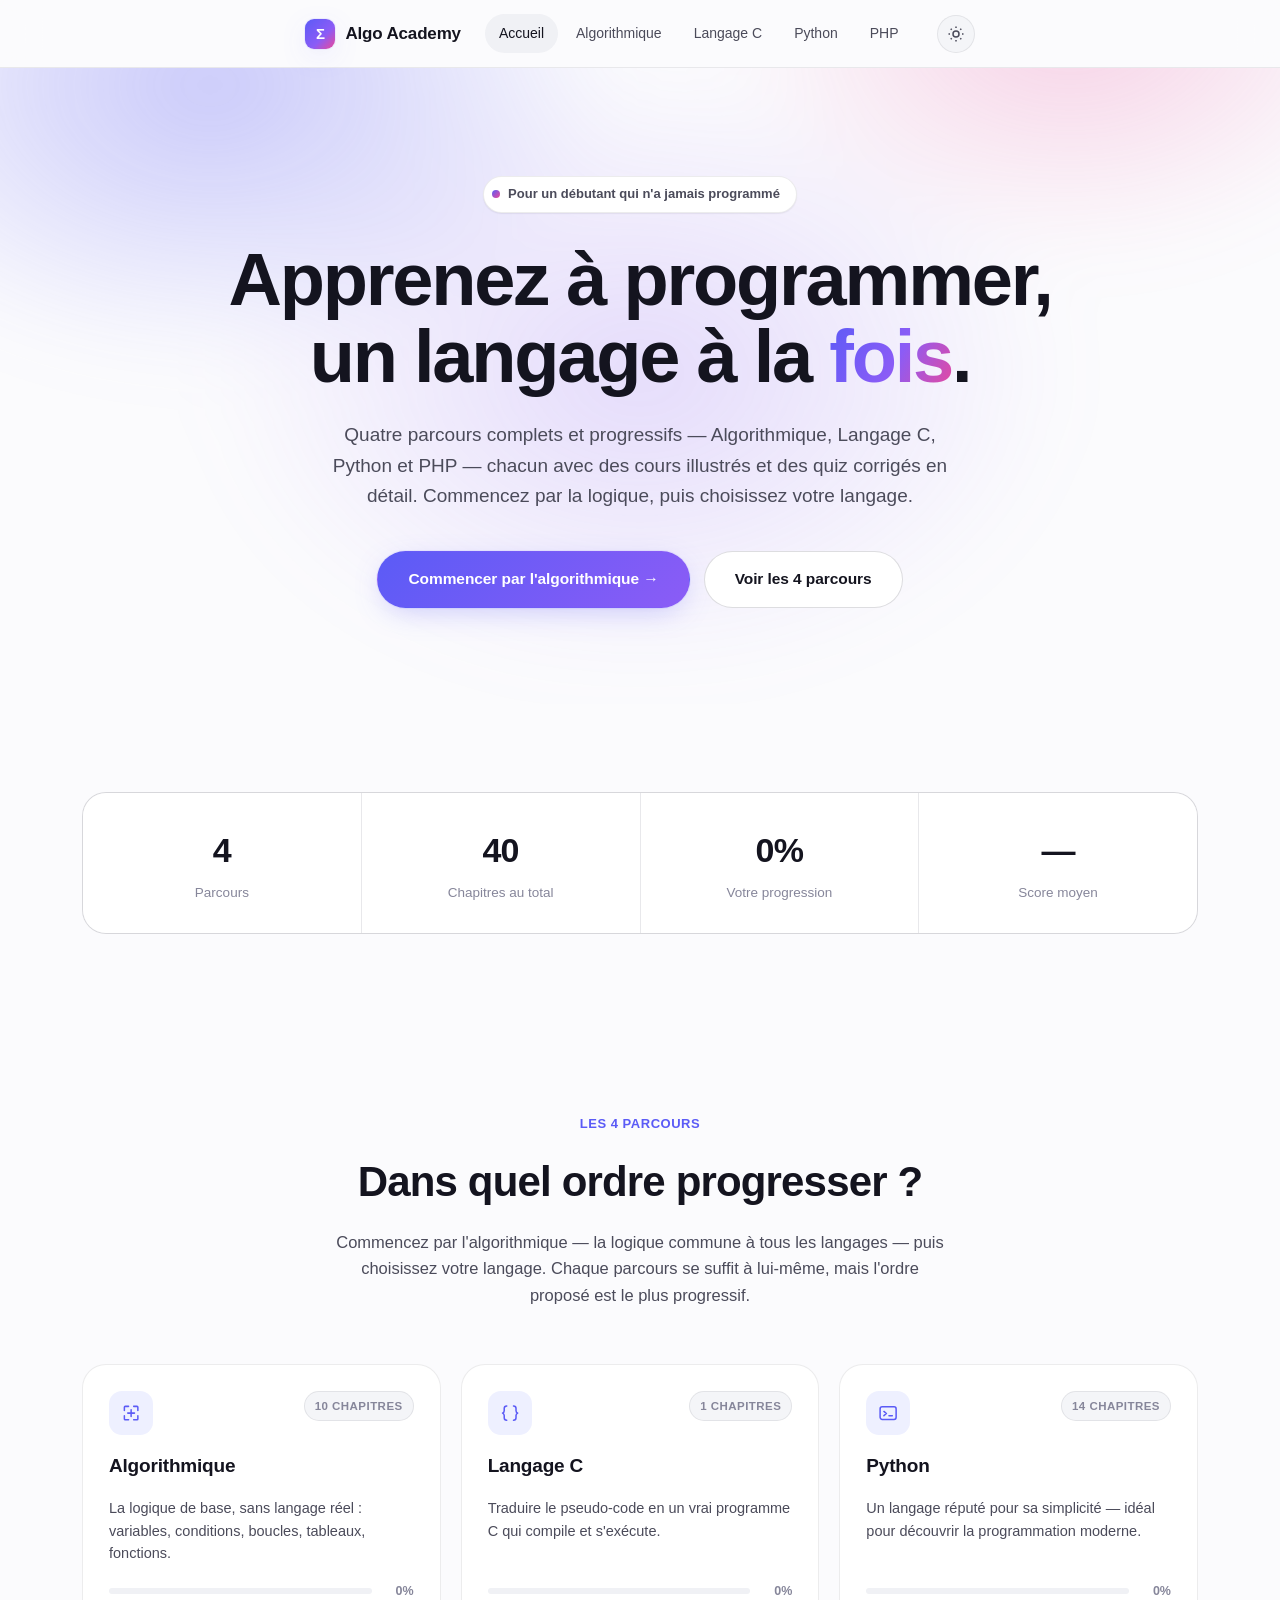
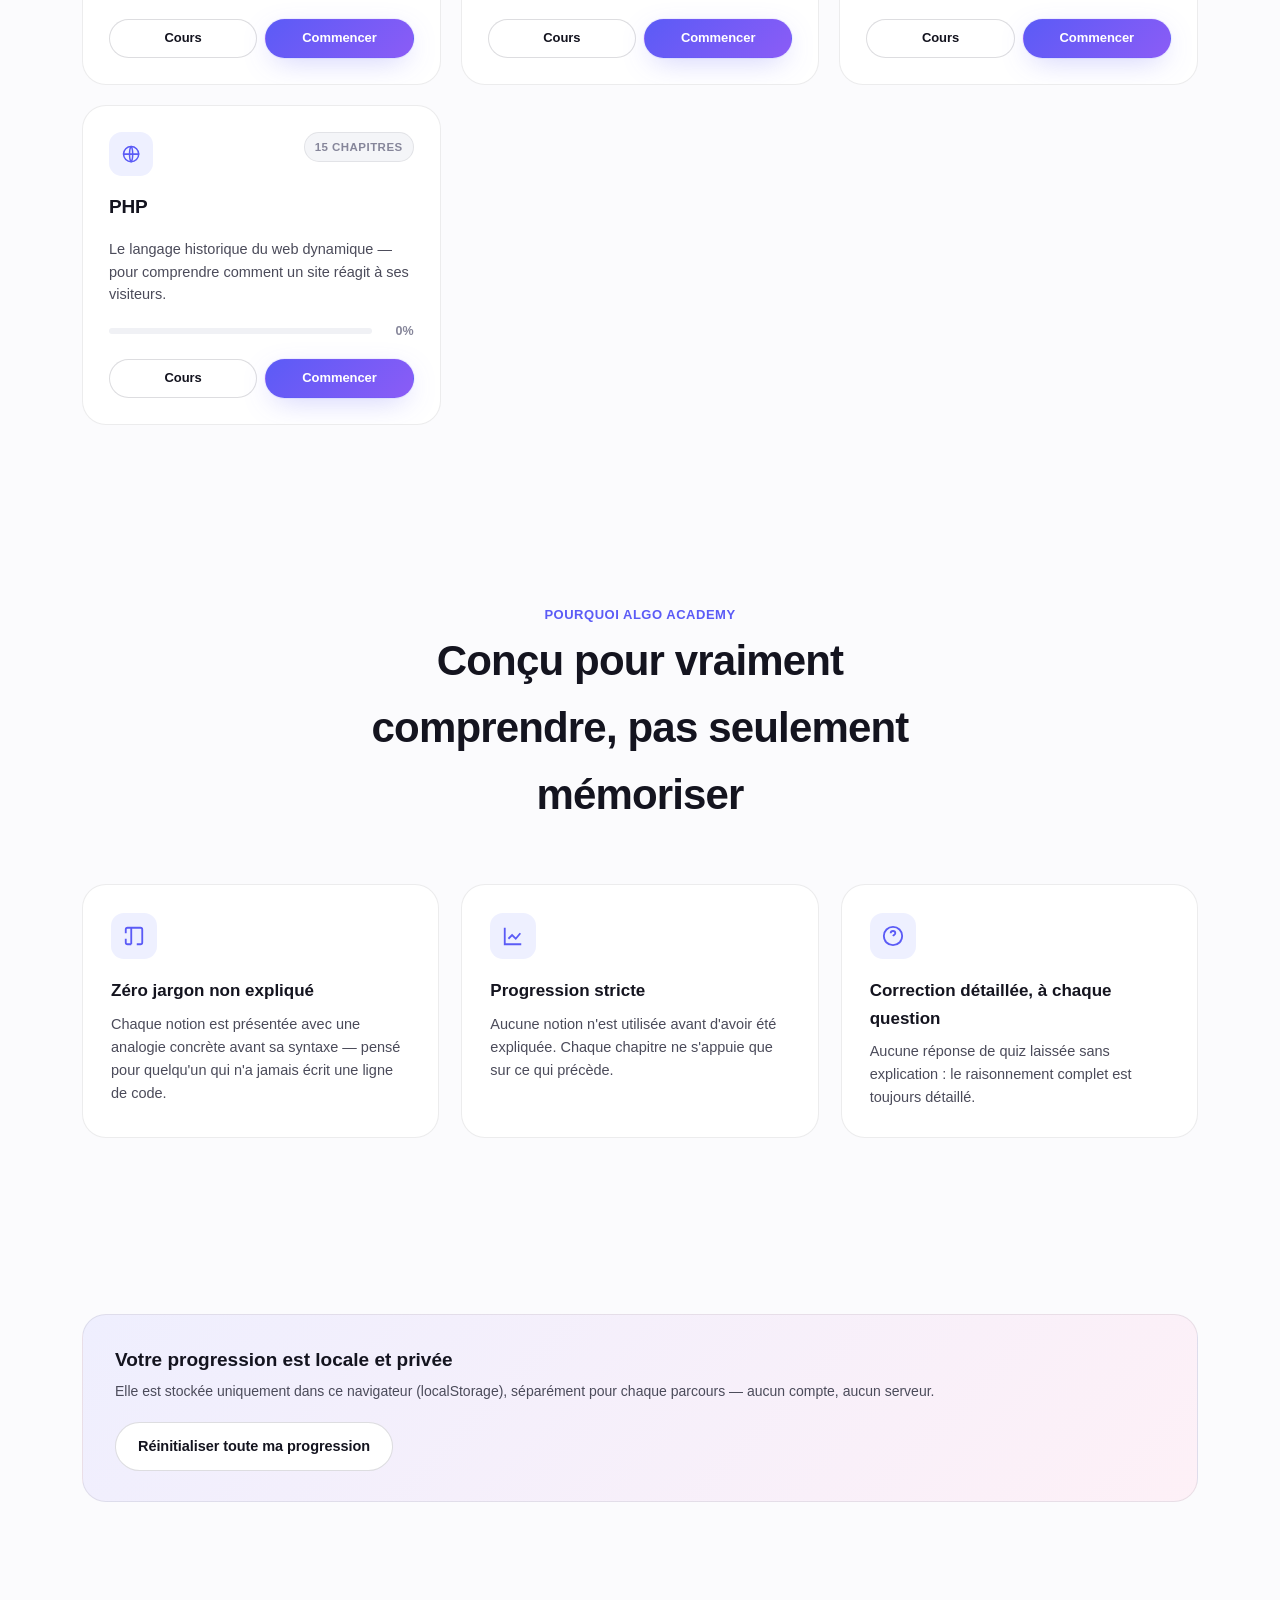
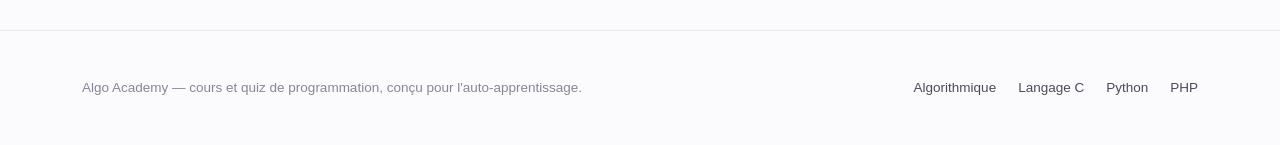
<file: index.html>
<!doctype html>
<html lang="fr">
<head>
<meta charset="UTF-8" />
<meta name="viewport" content="width=device-width, initial-scale=1.0" />
<title>Algo Academy — Apprendre à programmer, de zéro</title>
<meta name="description" content="Quatre parcours complets pour apprendre à programmer : Algorithmique, Langage C, Python et PHP. Cours illustrés et quiz interactifs pour grands débutants." />
<link rel="icon" href="data:image/svg+xml,<svg xmlns=%22http://www.w3.org/2000/svg%22 viewBox=%220 0 100 100%22><text y=%22.9em%22 font-size=%2290%22>🧮</text></svg>" />
<link rel="stylesheet" href="css/style.css" />
</head>
<body>

<header class="site-header">
  <div class="container">
    <a href="index.html" class="brand"><span class="brand-mark">Σ</span> Algo&nbsp;Academy</a>
    <nav class="main-nav">
      <a href="index.html" data-module="accueil">Accueil</a>
      <a href="algorithmique/cours.html" data-module="algorithmique">Algorithmique</a>
      <a href="langage-c/cours.html" data-module="langage-c">Langage C</a>
      <a href="python/cours.html" data-module="python">Python</a>
      <a href="php/cours.html" data-module="php">PHP</a>
    </nav>
    <div class="header-actions">
      <button class="icon-btn theme-toggle" aria-label="Basculer le thème">
        <svg class="icon-sun" viewBox="0 0 24 24" fill="none" stroke="currentColor" stroke-width="2"><circle cx="12" cy="12" r="4"/><path d="M12 2v2M12 20v2M4.93 4.93l1.41 1.41M17.66 17.66l1.41 1.41M2 12h2M20 12h2M4.93 19.07l1.41-1.41M17.66 6.34l1.41-1.41"/></svg>
        <svg class="icon-moon" viewBox="0 0 24 24" fill="none" stroke="currentColor" stroke-width="2"><path d="M21 12.79A9 9 0 1 1 11.21 3 7 7 0 0 0 21 12.79Z"/></svg>
      </button>
      <button class="icon-btn hamburger" aria-label="Menu" aria-expanded="false">
        <svg viewBox="0 0 24 24" fill="none" stroke="currentColor" stroke-width="2"><path d="M4 6h16M4 12h16M4 18h16"/></svg>
      </button>
    </div>
  </div>
</header>

<main>
  <section class="hero">
    <div class="hero-glow"></div>
    <div class="container">
      <div class="hero-badge"><span class="dot"></span> Pour un débutant qui n'a jamais programmé</div>
      <h1>Apprenez à programmer,<br class="hide-mobile"> un langage à la <span class="gradient-text">fois</span>.</h1>
      <p class="lead">Quatre parcours complets et progressifs — Algorithmique, Langage C, Python et PHP — chacun avec des cours illustrés et des quiz corrigés en détail. Commencez par la logique, puis choisissez votre langage.</p>
      <div class="hero-actions">
        <a href="algorithmique/cours.html?ch=01" class="btn btn-primary btn-lg">Commencer par l'algorithmique →</a>
        <a href="#modules" class="btn btn-secondary btn-lg">Voir les 4 parcours</a>
      </div>
    </div>
  </section>

  <section>
    <div class="container">
      <div class="stats-strip reveal">
        <div class="stat-cell"><div class="num" id="stat-modules">4</div><div class="lbl">Parcours</div></div>
        <div class="stat-cell"><div class="num" id="stat-chapters">—</div><div class="lbl">Chapitres au total</div></div>
        <div class="stat-cell"><div class="num" id="stat-progress">0%</div><div class="lbl">Votre progression</div></div>
        <div class="stat-cell"><div class="num" id="stat-avg">—</div><div class="lbl">Score moyen</div></div>
      </div>
    </div>
  </section>

  <section id="modules">
    <div class="container">
      <div class="section-head reveal">
        <span class="eyebrow">Les 4 parcours</span>
        <h2 style="margin-top:12px;">Dans quel ordre progresser ?</h2>
        <p>Commencez par l'algorithmique — la logique commune à tous les langages — puis choisissez votre langage. Chaque parcours se suffit à lui-même, mais l'ordre proposé est le plus progressif.</p>
      </div>
      <div class="chapter-grid" id="module-grid"></div>
    </div>
  </section>

  <section>
    <div class="container">
      <div class="section-head reveal">
        <span class="eyebrow">Pourquoi Algo Academy</span>
        <h2>Conçu pour vraiment comprendre, pas seulement mémoriser</h2>
      </div>
      <div class="feature-grid reveal">
        <div class="feature-card">
          <div class="feature-icon"><svg viewBox="0 0 24 24" fill="none" stroke="currentColor" stroke-width="2"><path d="M9 3H5a2 2 0 0 0-2 2v4m6-6h10a2 2 0 0 1 2 2v4M9 3v18M3 15v4a2 2 0 0 0 2 2h4M21 9v10a2 2 0 0 1-2 2h-4"/></svg></div>
          <h3>Zéro jargon non expliqué</h3>
          <p>Chaque notion est présentée avec une analogie concrète avant sa syntaxe — pensé pour quelqu'un qui n'a jamais écrit une ligne de code.</p>
        </div>
        <div class="feature-card">
          <div class="feature-icon"><svg viewBox="0 0 24 24" fill="none" stroke="currentColor" stroke-width="2"><path d="M3 3v18h18M7 15l4-4 4 4 5-6"/></svg></div>
          <h3>Progression stricte</h3>
          <p>Aucune notion n'est utilisée avant d'avoir été expliquée. Chaque chapitre ne s'appuie que sur ce qui précède.</p>
        </div>
        <div class="feature-card">
          <div class="feature-icon"><svg viewBox="0 0 24 24" fill="none" stroke="currentColor" stroke-width="2"><circle cx="12" cy="12" r="10"/><path d="M9.5 9a2.5 2.5 0 0 1 5 0c0 1.5-2 2-2.5 3M12 17h.01"/></svg></div>
          <h3>Correction détaillée, à chaque question</h3>
          <p>Aucune réponse de quiz laissée sans explication : le raisonnement complet est toujours détaillé.</p>
        </div>
      </div>
    </div>
  </section>

  <section>
    <div class="container">
      <div class="chapter-cta reveal" style="margin-top:0;">
        <div>
          <h3>Votre progression est locale et privée</h3>
          <p>Elle est stockée uniquement dans ce navigateur (localStorage), séparément pour chaque parcours — aucun compte, aucun serveur.</p>
        </div>
        <button class="btn btn-secondary" id="reset-progress-btn">Réinitialiser toute ma progression</button>
      </div>
    </div>
  </section>
</main>

<footer class="site-footer">
  <div class="container">
    <p>Algo Academy — cours et quiz de programmation, conçu pour l'auto-apprentissage.</p>
    <div class="footer-links">
      <a href="algorithmique/cours.html">Algorithmique</a>
      <a href="langage-c/cours.html">Langage C</a>
      <a href="python/cours.html">Python</a>
      <a href="php/cours.html">PHP</a>
    </div>
  </div>
</footer>

<script src="js/progress.js"></script>
<script src="js/app.js"></script>
<script src="algorithmique/data/meta.js"></script>
<script src="langage-c/data/meta.js"></script>
<script src="python/data/meta.js"></script>
<script src="php/data/meta.js"></script>
<script>
  const MODULES = [
    {
      id: "algorithmique",
      name: "Algorithmique",
      tagline: "La logique de base, sans langage réel : variables, conditions, boucles, tableaux, fonctions.",
      path: "algorithmique/",
      icon: `<svg viewBox="0 0 24 24" fill="none" stroke="currentColor" stroke-width="1.8" stroke-linecap="round" stroke-linejoin="round"><path d="M9 4H5a1 1 0 0 0-1 1v4M15 4h4a1 1 0 0 1 1 1v4M9 20H5a1 1 0 0 1-1-1v-4M15 20h4a1 1 0 0 0 1-1v-4"/><path d="M8 12h8M12 8v8"/></svg>`,
    },
    {
      id: "langage-c",
      name: "Langage C",
      tagline: "Traduire le pseudo-code en un vrai programme C qui compile et s'exécute.",
      path: "langage-c/",
      icon: `<svg viewBox="0 0 24 24" fill="none" stroke="currentColor" stroke-width="1.8" stroke-linecap="round" stroke-linejoin="round"><path d="M8 3.5c-2 0-3 1-3 3v2.7c0 1.2-.6 2.3-2 2.8 1.4.5 2 1.6 2 2.8v2.7c0 2 1 3 3 3M16 3.5c2 0 3 1 3 3v2.7c0 1.2.6 2.3 2 2.8-1.4.5-2 1.6-2 2.8v2.7c0 2-1 3-3 3"/></svg>`,
    },
    {
      id: "python",
      name: "Python",
      tagline: "Un langage réputé pour sa simplicité — idéal pour découvrir la programmation moderne.",
      path: "python/",
      icon: `<svg viewBox="0 0 24 24" fill="none" stroke="currentColor" stroke-width="1.8" stroke-linecap="round" stroke-linejoin="round"><rect x="2.5" y="4.5" width="19" height="15" rx="2.5"/><path d="m7 10 3 2.5L7 15M13 15h4"/></svg>`,
    },
    {
      id: "php",
      name: "PHP",
      tagline: "Le langage historique du web dynamique — pour comprendre comment un site réagit à ses visiteurs.",
      path: "php/",
      icon: `<svg viewBox="0 0 24 24" fill="none" stroke="currentColor" stroke-width="1.8" stroke-linecap="round" stroke-linejoin="round"><circle cx="12" cy="12" r="9"/><path d="M3 12h18M12 3c2.5 2.5 2.5 15.5 0 18M12 3c-2.5 2.5-2.5 15.5 0 18"/></svg>`,
    },
  ];

  function renderModuleGrid() {
    const modulesWithMeta = MODULES.map((m) => ({ ...m, meta: window.MODULE_CHAPTERS[m.id] }));

    const totalChapters = modulesWithMeta.reduce((s, m) => s + m.meta.length, 0);
    document.getElementById("stat-chapters").textContent = totalChapters;

    const g = Progress.globalStats(modulesWithMeta.map((m) => ({ id: m.id, meta: m.meta })));
    document.getElementById("stat-progress").textContent = g.globalPct + "%";
    document.getElementById("stat-avg").textContent = g.quizzesTaken ? g.avgScore + "%" : "—";

    const grid = document.getElementById("module-grid");
    grid.innerHTML = modulesWithMeta
      .map((m) => {
        const stats = Progress.overallStats(m.id, m.meta);
        const done = stats.globalPct >= 100;
        const started = stats.chaptersRead > 0 || stats.quizzesTaken > 0;
        return `
        <div class="chapter-card reveal in-view ${done ? "done" : ""}">
          <div class="chapter-card-top">
            <div class="chapter-num">${done ? "✓" : m.icon}</div>
            <div class="chapter-badge ${done ? "done" : ""}">${done ? "Terminé" : m.meta.length + " chapitres"}</div>
          </div>
          <h3>${m.name}</h3>
          <p>${m.tagline}</p>
          <div class="chapter-progress">
            <div class="progress-track"><div class="progress-fill" style="width:${stats.globalPct}%"></div></div>
            <div class="progress-pct">${stats.globalPct}%</div>
          </div>
          <div class="chapter-card-actions">
            <a class="btn btn-secondary btn-sm" href="${m.path}cours.html">Cours</a>
            <a class="btn btn-primary btn-sm" href="${m.path}quiz.html">${started ? "Continuer" : "Commencer"}</a>
          </div>
        </div>`;
      })
      .join("");
  }

  document.getElementById("reset-progress-btn").addEventListener("click", () => {
    if (confirm("Réinitialiser la progression de TOUS les parcours sur cet appareil ?")) {
      Progress.reset();
      renderModuleGrid();
      showToast("Progression réinitialisée");
    }
  });

  renderModuleGrid();
</script>
</body>
</html>
</file>
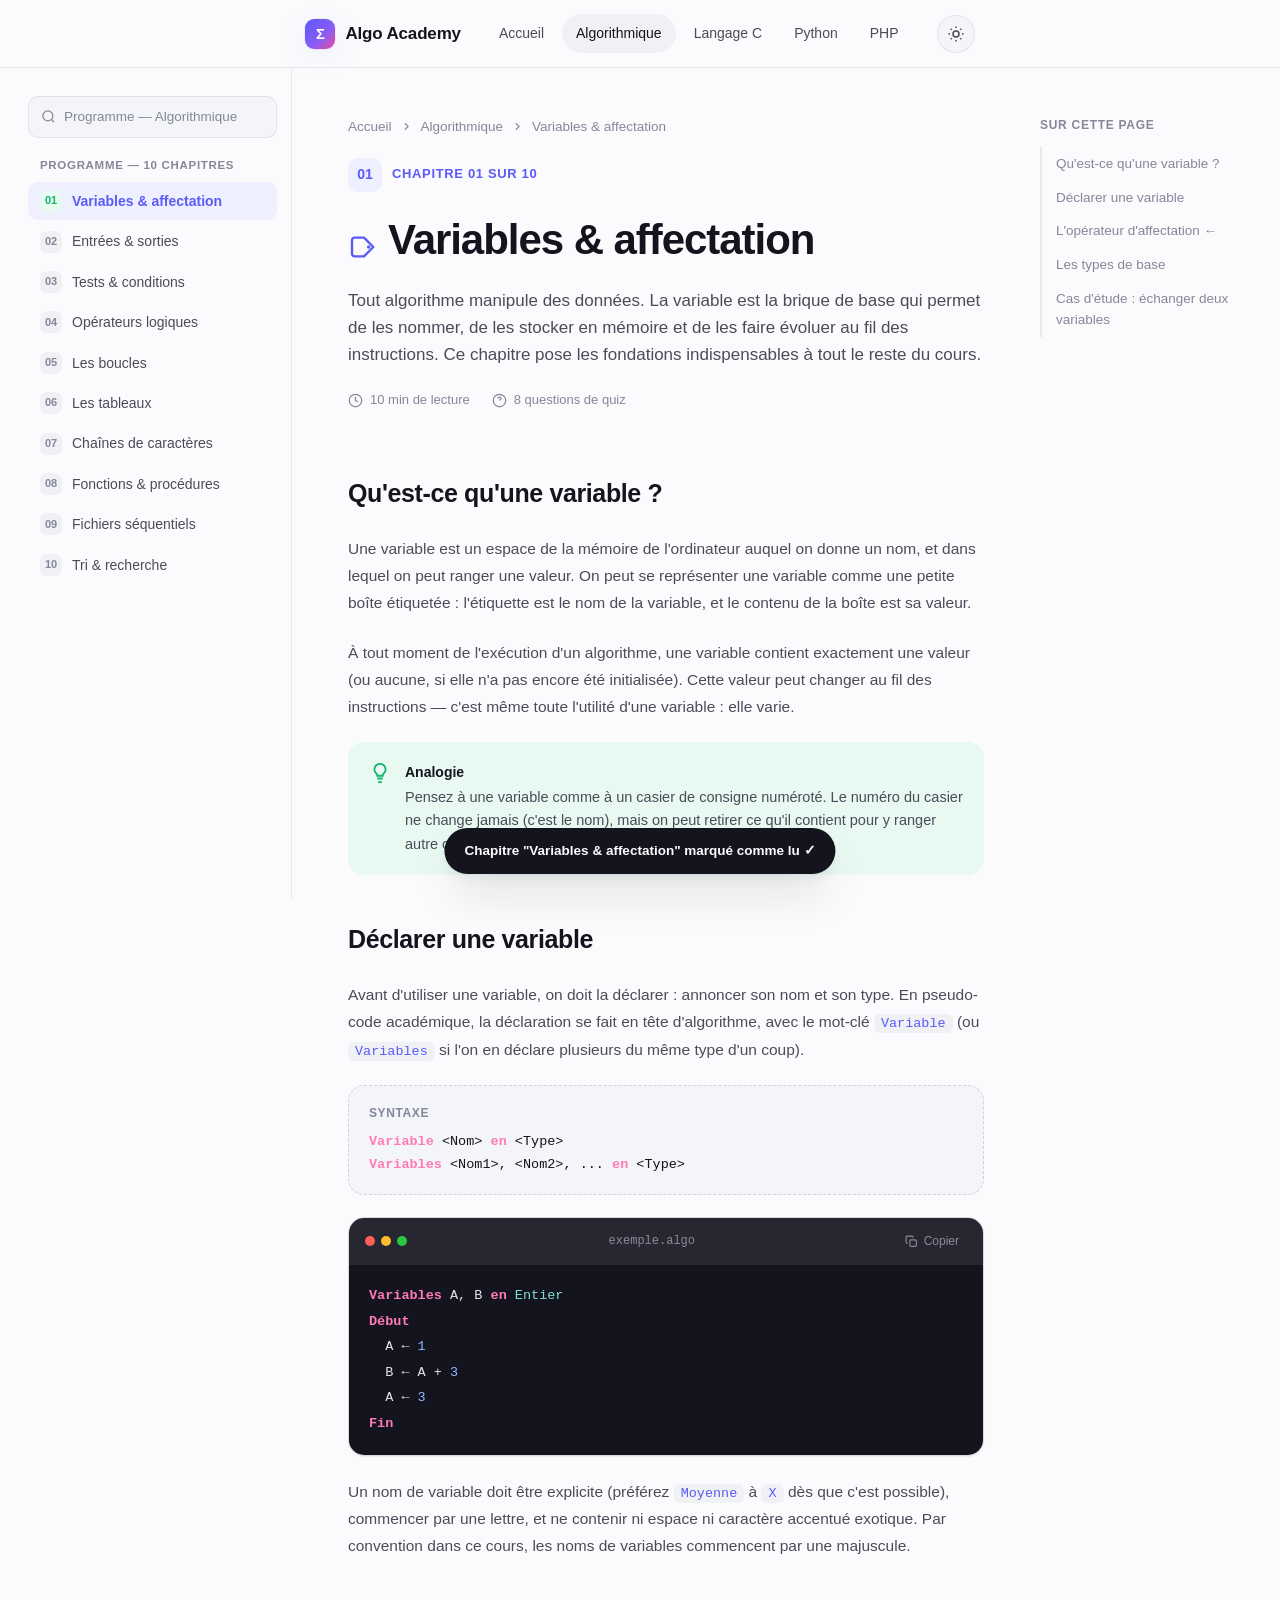
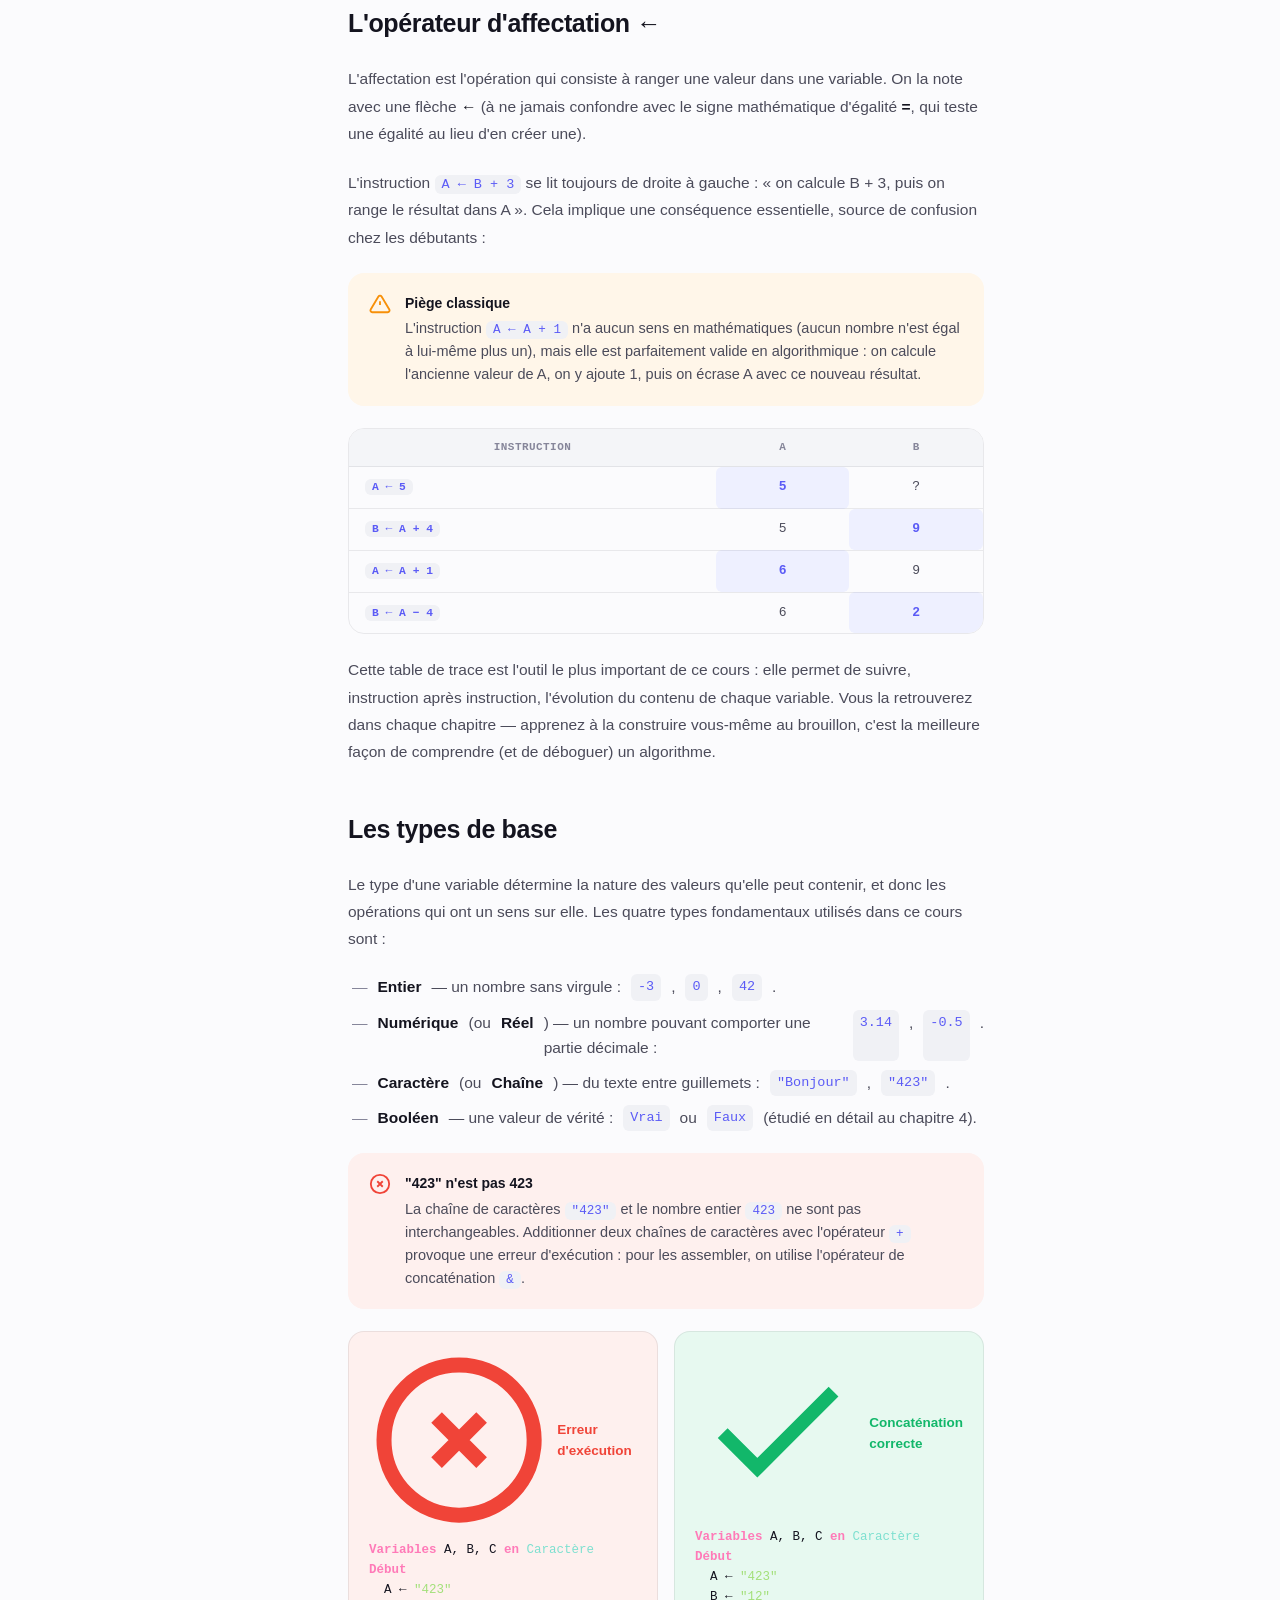
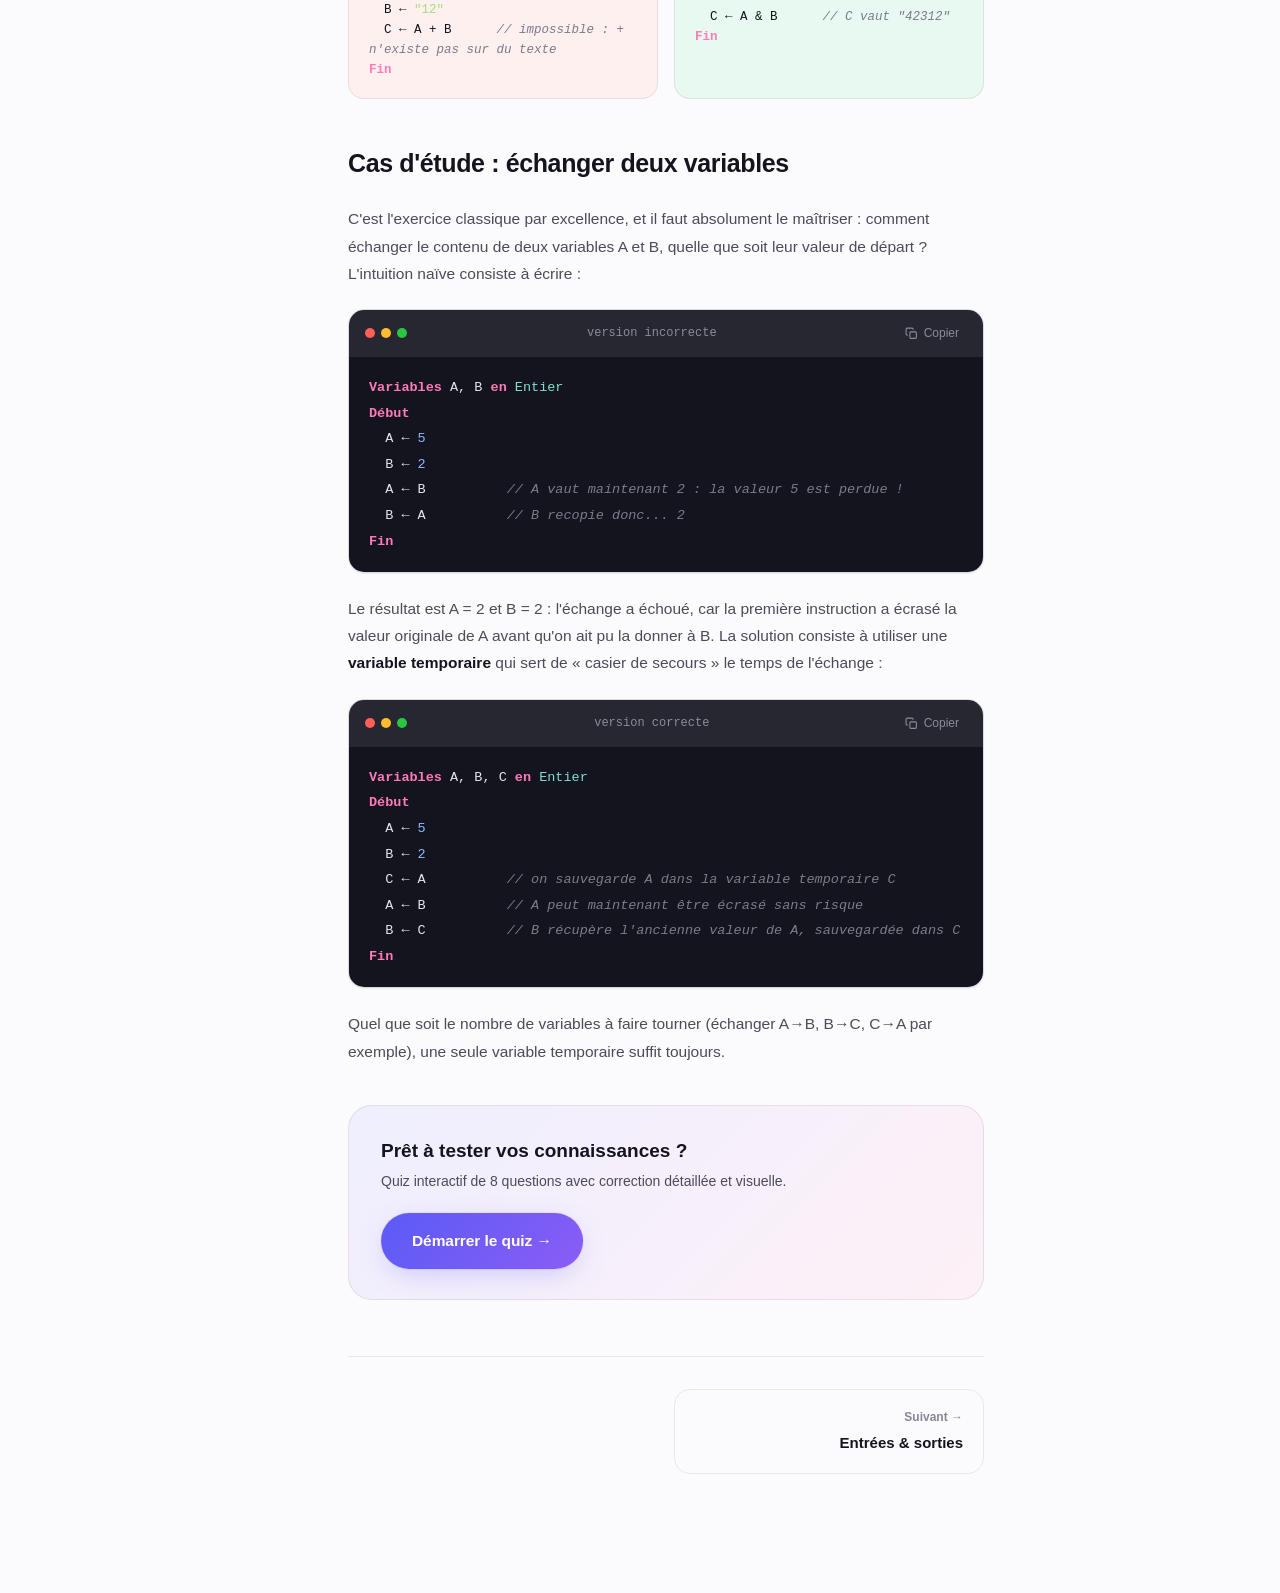
<file: algorithmique/cours.html>
<!doctype html>
<html lang="fr">
<head>
<meta charset="UTF-8" />
<meta name="viewport" content="width=device-width, initial-scale=1.0" />
<title>Cours — Algorithmique — Algo Academy</title>
<link rel="icon" href="data:image/svg+xml,<svg xmlns=%22http://www.w3.org/2000/svg%22 viewBox=%220 0 100 100%22><text y=%22.9em%22 font-size=%2290%22>🧮</text></svg>" />
<link rel="stylesheet" href="../css/style.css" />
</head>
<body>

<header class="site-header">
  <div class="container">
    <div style="display:flex;align-items:center;gap:8px;">
      <button class="icon-btn sidebar-toggle" aria-label="Sommaire">
        <svg viewBox="0 0 24 24" fill="none" stroke="currentColor" stroke-width="2"><path d="M4 6h16M4 12h16M4 18h16"/></svg>
      </button>
      <a href="../index.html" class="brand"><span class="brand-mark">Σ</span> Algo&nbsp;Academy</a>
    </div>
    <nav class="main-nav">
      <a href="../index.html" data-module="accueil">Accueil</a>
      <a href="../algorithmique/cours.html" data-module="algorithmique">Algorithmique</a>
      <a href="../langage-c/cours.html" data-module="langage-c">Langage C</a>
      <a href="../python/cours.html" data-module="python">Python</a>
      <a href="../php/cours.html" data-module="php">PHP</a>
    </nav>
    <div class="header-actions">
      <button class="icon-btn theme-toggle" aria-label="Basculer le thème">
        <svg class="icon-sun" viewBox="0 0 24 24" fill="none" stroke="currentColor" stroke-width="2"><circle cx="12" cy="12" r="4"/><path d="M12 2v2M12 20v2M4.93 4.93l1.41 1.41M17.66 17.66l1.41 1.41M2 12h2M20 12h2M4.93 19.07l1.41-1.41M17.66 6.34l1.41-1.41"/></svg>
        <svg class="icon-moon" viewBox="0 0 24 24" fill="none" stroke="currentColor" stroke-width="2"><path d="M21 12.79A9 9 0 1 1 11.21 3 7 7 0 0 0 21 12.79Z"/></svg>
      </button>
      <button class="icon-btn hamburger" aria-label="Menu" aria-expanded="false">
        <svg viewBox="0 0 24 24" fill="none" stroke="currentColor" stroke-width="2"><path d="M4 6h16M4 12h16M4 18h16"/></svg>
      </button>
    </div>
  </div>
</header>

<div class="docs-shell">
  <aside class="docs-sidebar">
    <div class="sidebar-search">
      <svg viewBox="0 0 24 24" fill="none" stroke="currentColor" stroke-width="2"><circle cx="11" cy="11" r="8"/><path d="m21 21-4.3-4.3"/></svg>
      Programme — Algorithmique
    </div>
    <div id="sidebar-slot"></div>
  </aside>

  <main class="docs-main">
    <div id="docs-main-content"></div>
  </main>

  <aside class="docs-toc" id="toc-slot"></aside>
</div>

<script>
  window.MODULE_ID = "algorithmique";
  window.MODULE_NAME = "Algorithmique";
</script>
<script src="data/meta.js"></script>
<script src="../js/progress.js"></script>
<script src="../js/app.js"></script>
<script src="../js/highlight.js"></script>
<script src="../js/blocks.js"></script>
<script src="data/content/ch-01.js"></script>
<script src="data/content/ch-02.js"></script>
<script src="data/content/ch-03.js"></script>
<script src="data/content/ch-04.js"></script>
<script src="data/content/ch-05.js"></script>
<script src="data/content/ch-06.js"></script>
<script src="data/content/ch-07.js"></script>
<script src="data/content/ch-08.js"></script>
<script src="data/content/ch-09.js"></script>
<script src="data/content/ch-10.js"></script>
<script src="../js/course-render.js"></script>
</body>
</html>
</file>
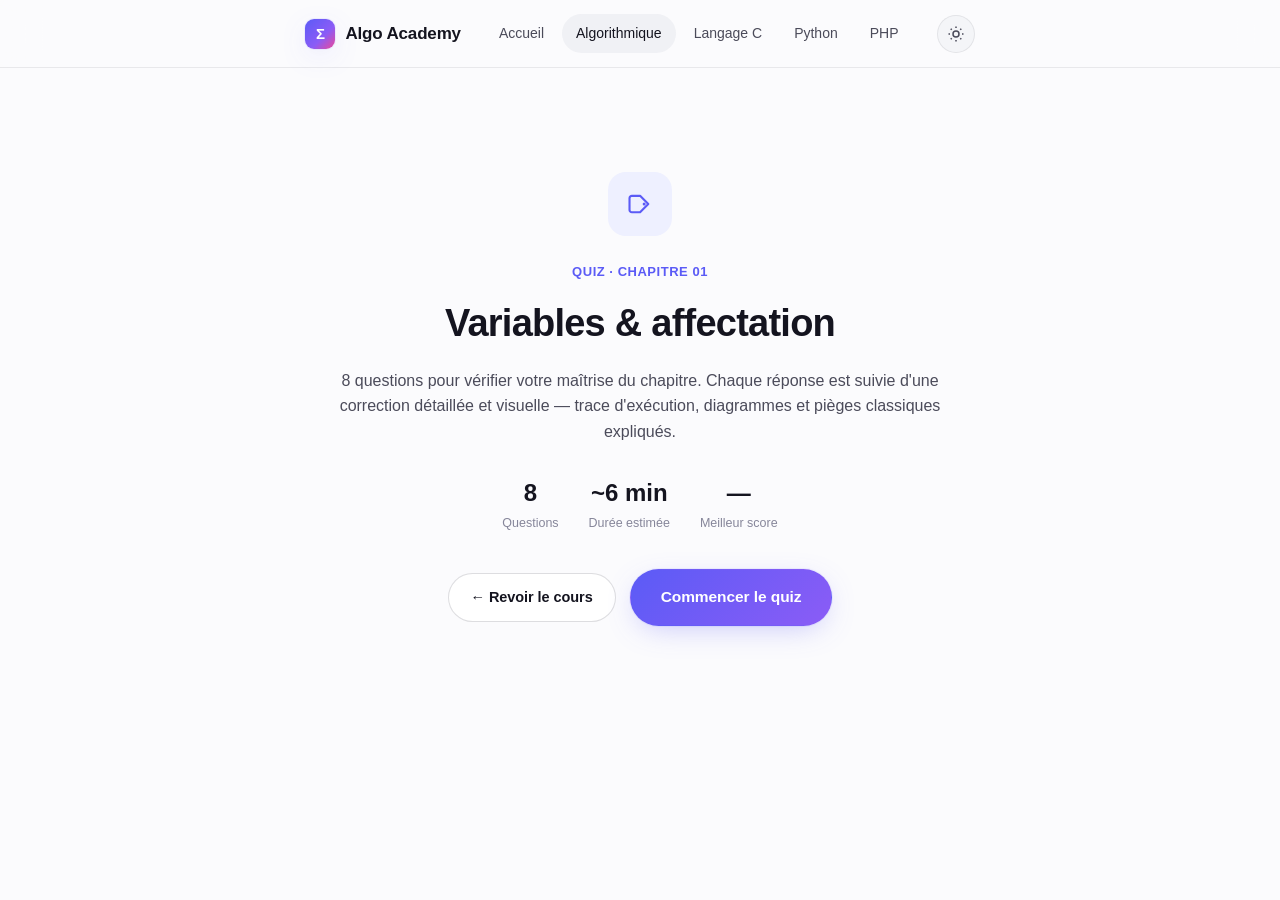
<file: algorithmique/quiz.html>
<!doctype html>
<html lang="fr">
<head>
<meta charset="UTF-8" />
<meta name="viewport" content="width=device-width, initial-scale=1.0" />
<title>Quiz — Algorithmique — Algo Academy</title>
<link rel="icon" href="data:image/svg+xml,<svg xmlns=%22http://www.w3.org/2000/svg%22 viewBox=%220 0 100 100%22><text y=%22.9em%22 font-size=%2290%22>🧮</text></svg>" />
<link rel="stylesheet" href="../css/style.css" />
</head>
<body>

<header class="site-header">
  <div class="container">
    <a href="../index.html" class="brand"><span class="brand-mark">Σ</span> Algo&nbsp;Academy</a>
    <nav class="main-nav">
      <a href="../index.html" data-module="accueil">Accueil</a>
      <a href="../algorithmique/cours.html" data-module="algorithmique">Algorithmique</a>
      <a href="../langage-c/cours.html" data-module="langage-c">Langage C</a>
      <a href="../python/cours.html" data-module="python">Python</a>
      <a href="../php/cours.html" data-module="php">PHP</a>
    </nav>
    <div class="header-actions">
      <button class="icon-btn theme-toggle" aria-label="Basculer le thème">
        <svg class="icon-sun" viewBox="0 0 24 24" fill="none" stroke="currentColor" stroke-width="2"><circle cx="12" cy="12" r="4"/><path d="M12 2v2M12 20v2M4.93 4.93l1.41 1.41M17.66 17.66l1.41 1.41M2 12h2M20 12h2M4.93 19.07l1.41-1.41M17.66 6.34l1.41-1.41"/></svg>
        <svg class="icon-moon" viewBox="0 0 24 24" fill="none" stroke="currentColor" stroke-width="2"><path d="M21 12.79A9 9 0 1 1 11.21 3 7 7 0 0 0 21 12.79Z"/></svg>
      </button>
      <button class="icon-btn hamburger" aria-label="Menu" aria-expanded="false">
        <svg viewBox="0 0 24 24" fill="none" stroke="currentColor" stroke-width="2"><path d="M4 6h16M4 12h16M4 18h16"/></svg>
      </button>
    </div>
  </div>
</header>

<div class="quiz-shell" id="quiz-root"></div>

<script>
  window.MODULE_ID = "algorithmique";
  window.MODULE_NAME = "Algorithmique";
</script>
<script src="data/meta.js"></script>
<script src="../js/progress.js"></script>
<script src="../js/app.js"></script>
<script src="../js/highlight.js"></script>
<script src="../js/blocks.js"></script>
<script src="data/quiz/quiz-01.js"></script>
<script src="data/quiz/quiz-02.js"></script>
<script src="data/quiz/quiz-03.js"></script>
<script src="data/quiz/quiz-04.js"></script>
<script src="data/quiz/quiz-05.js"></script>
<script src="data/quiz/quiz-06.js"></script>
<script src="data/quiz/quiz-07.js"></script>
<script src="data/quiz/quiz-08.js"></script>
<script src="data/quiz/quiz-09.js"></script>
<script src="data/quiz/quiz-10.js"></script>
<script src="../js/quiz-engine.js"></script>
</body>
</html>
</file>
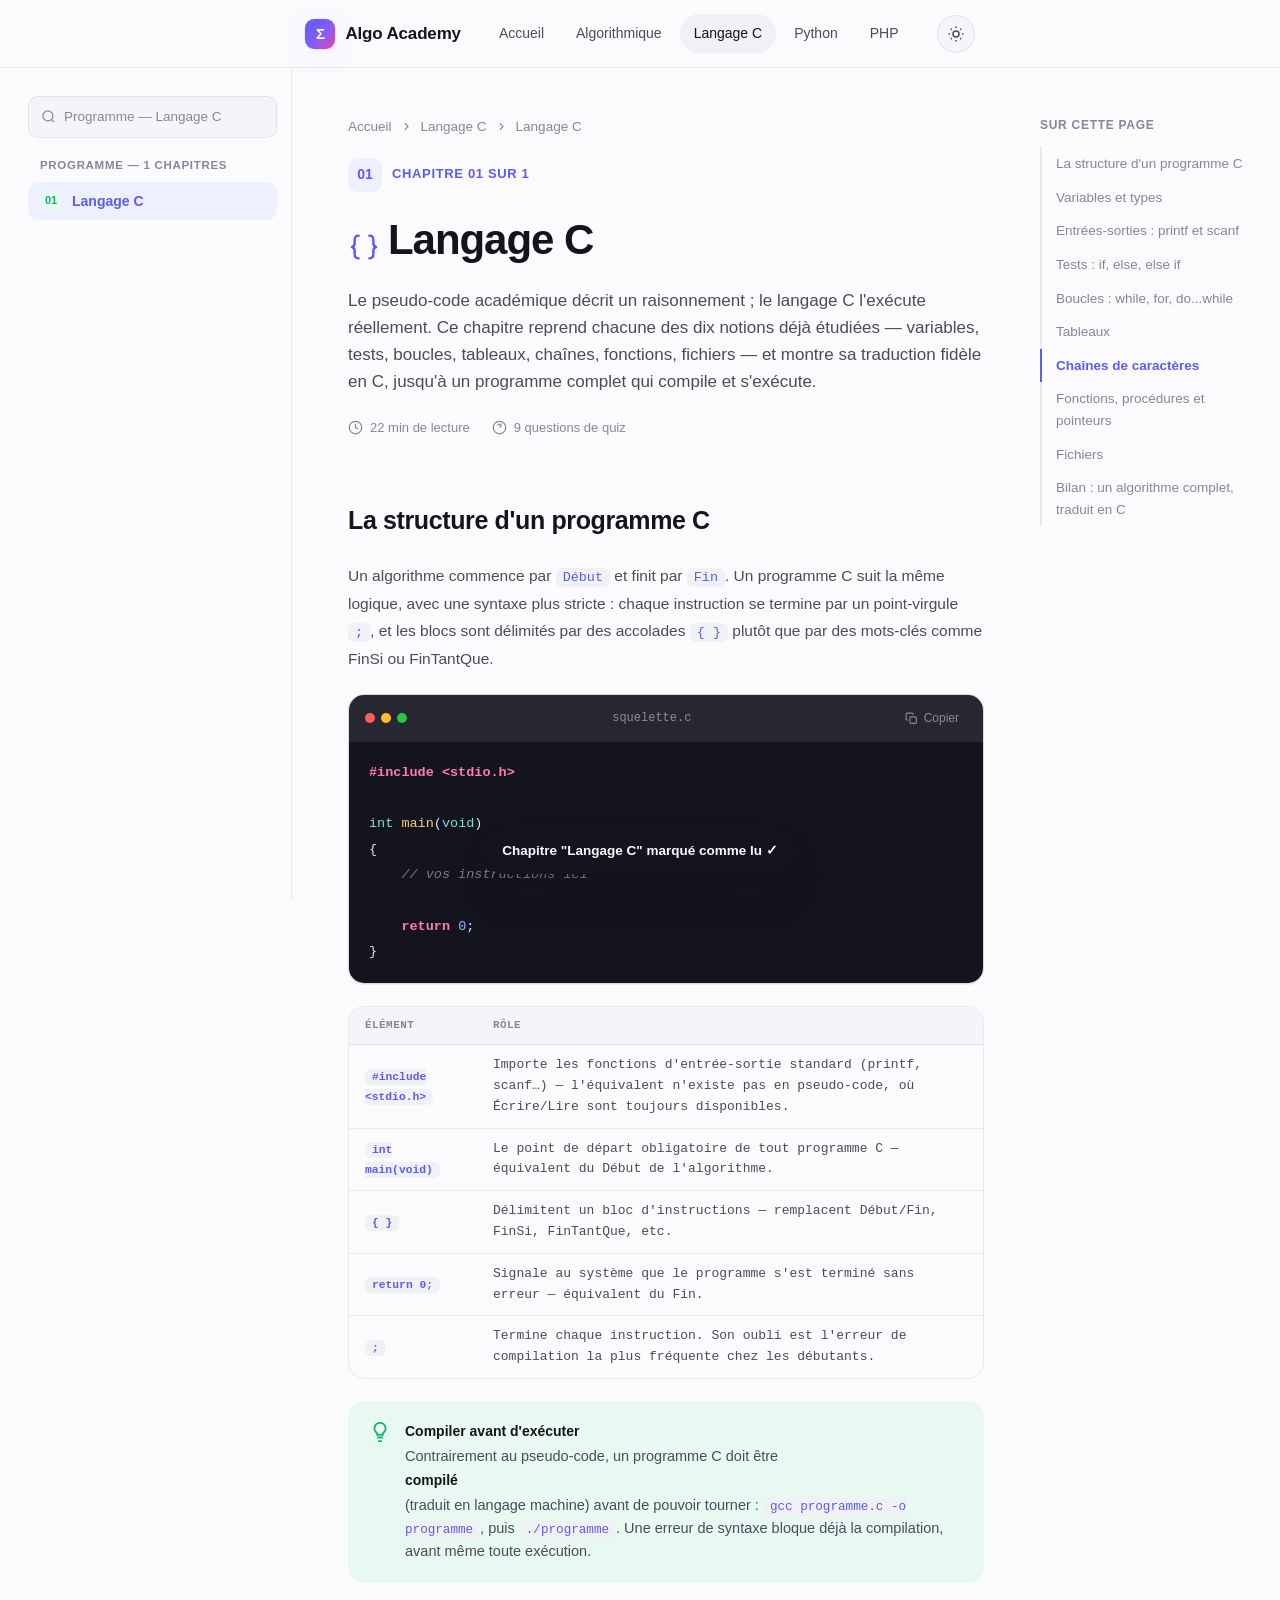
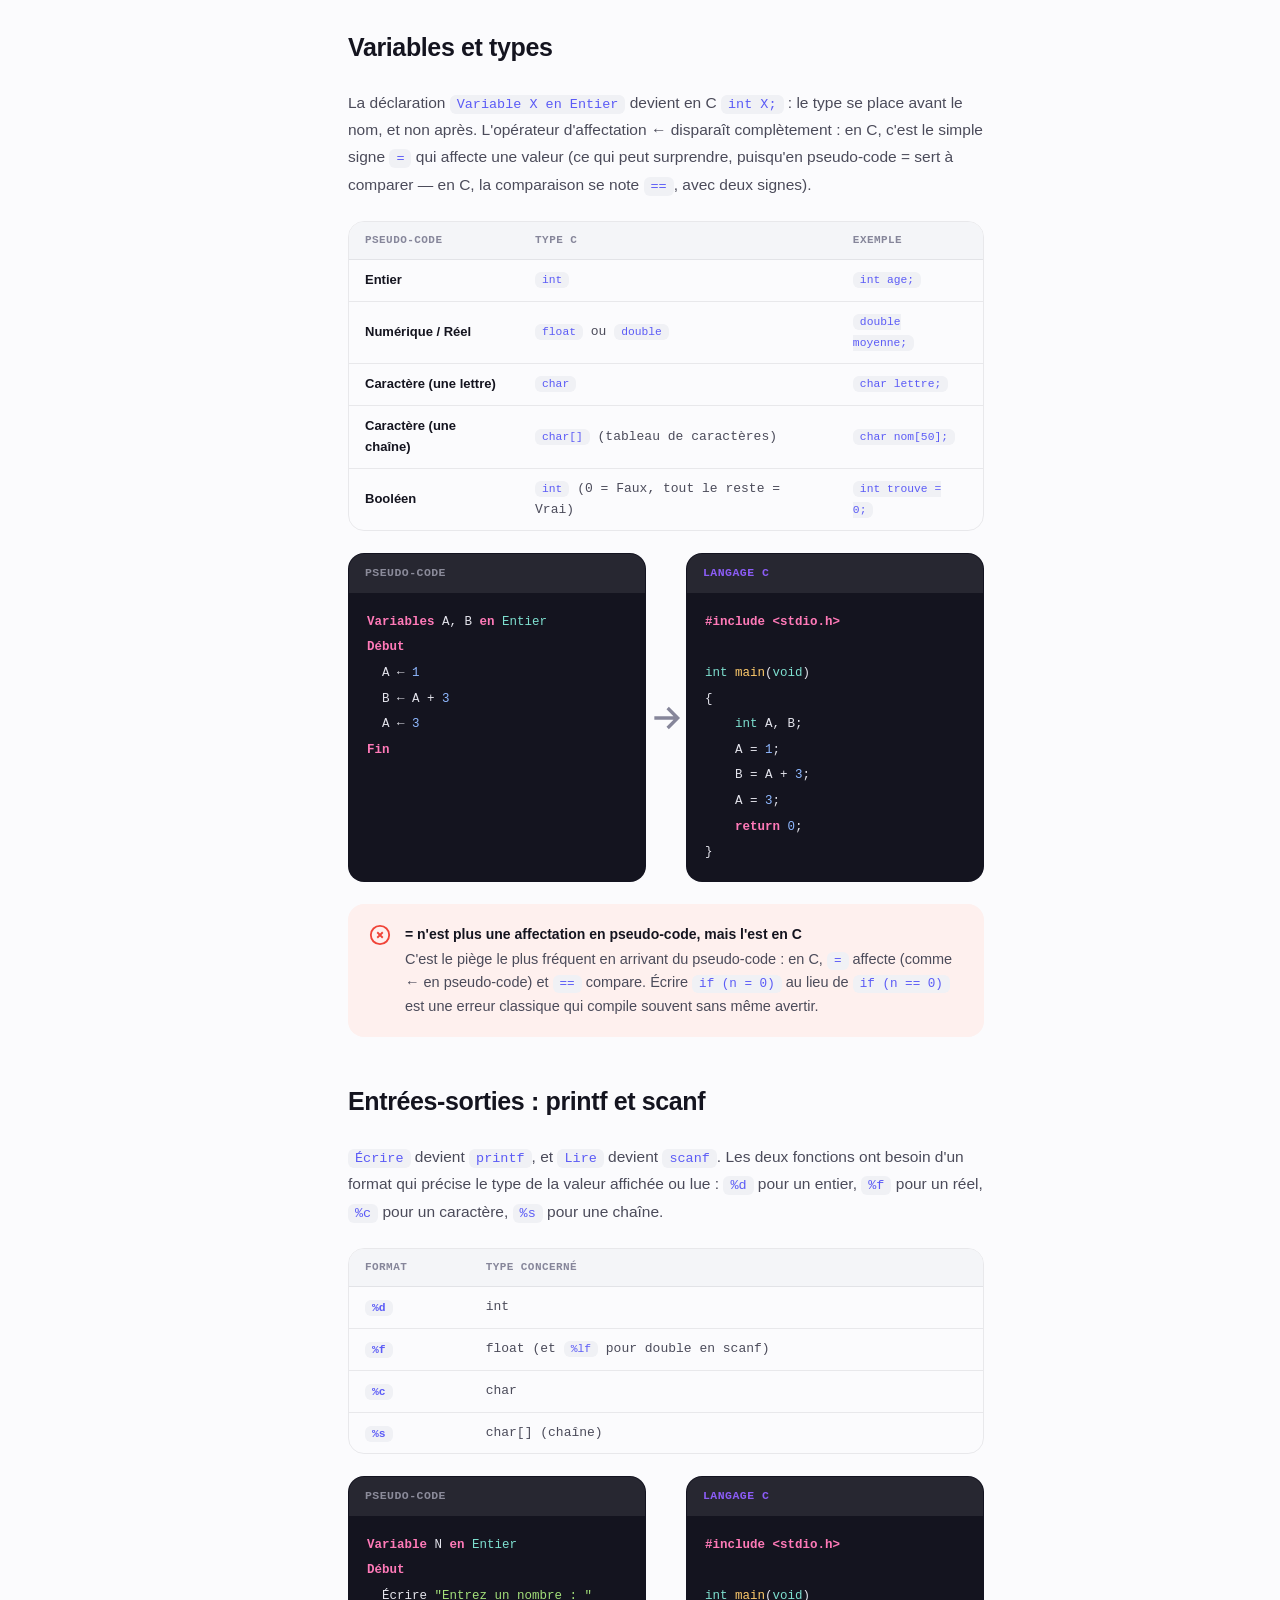
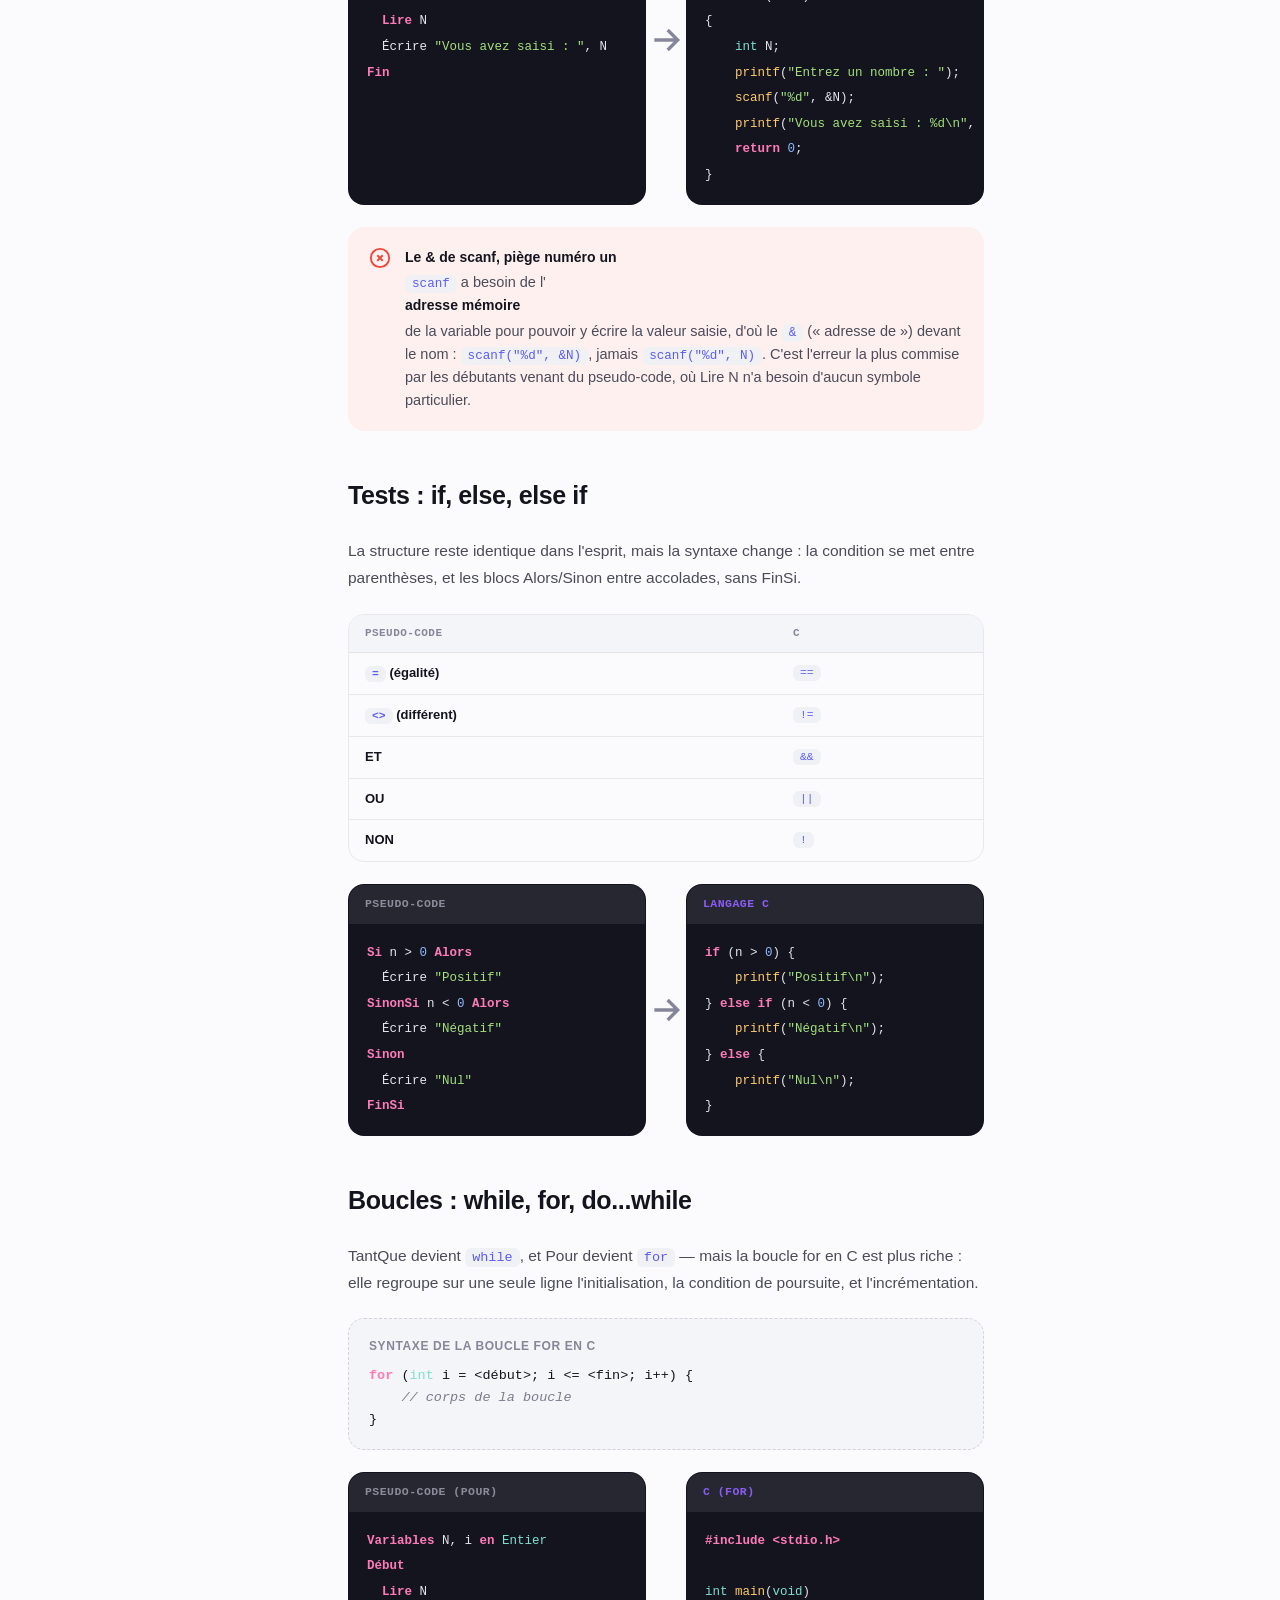
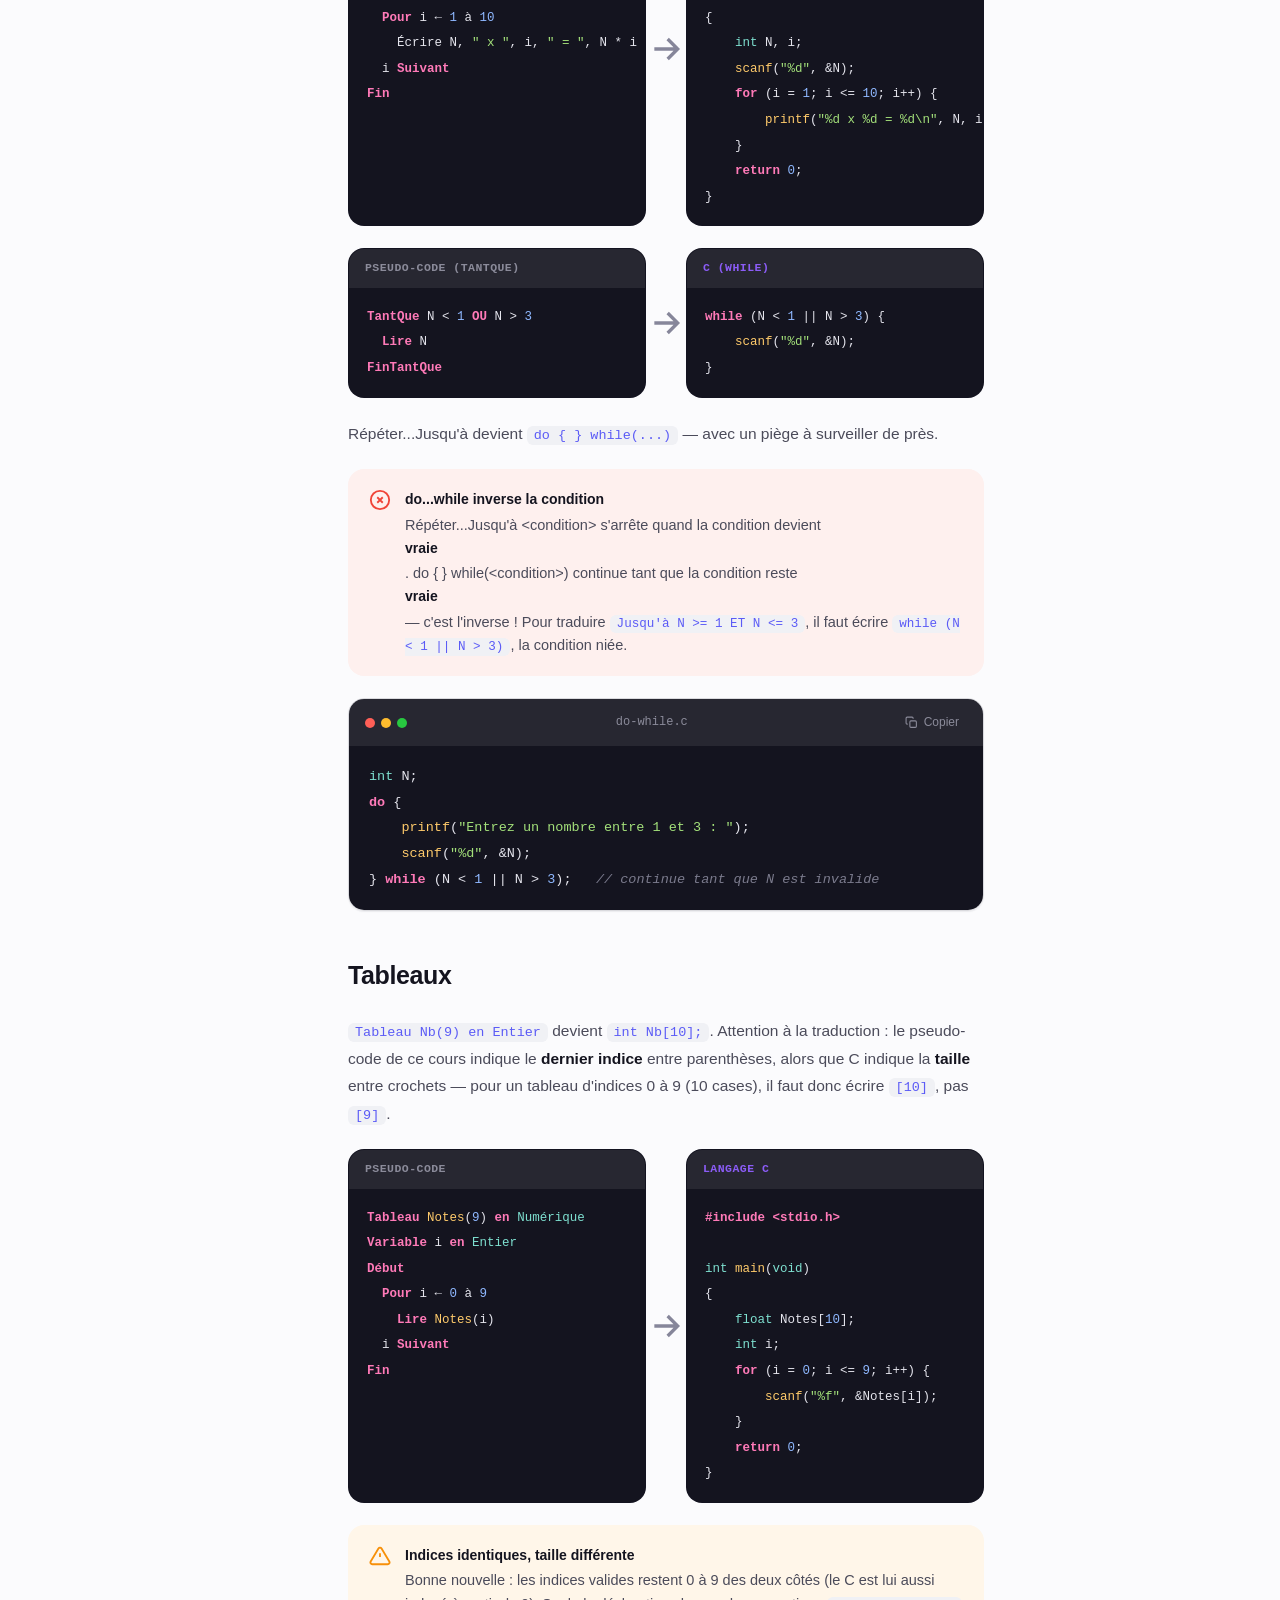
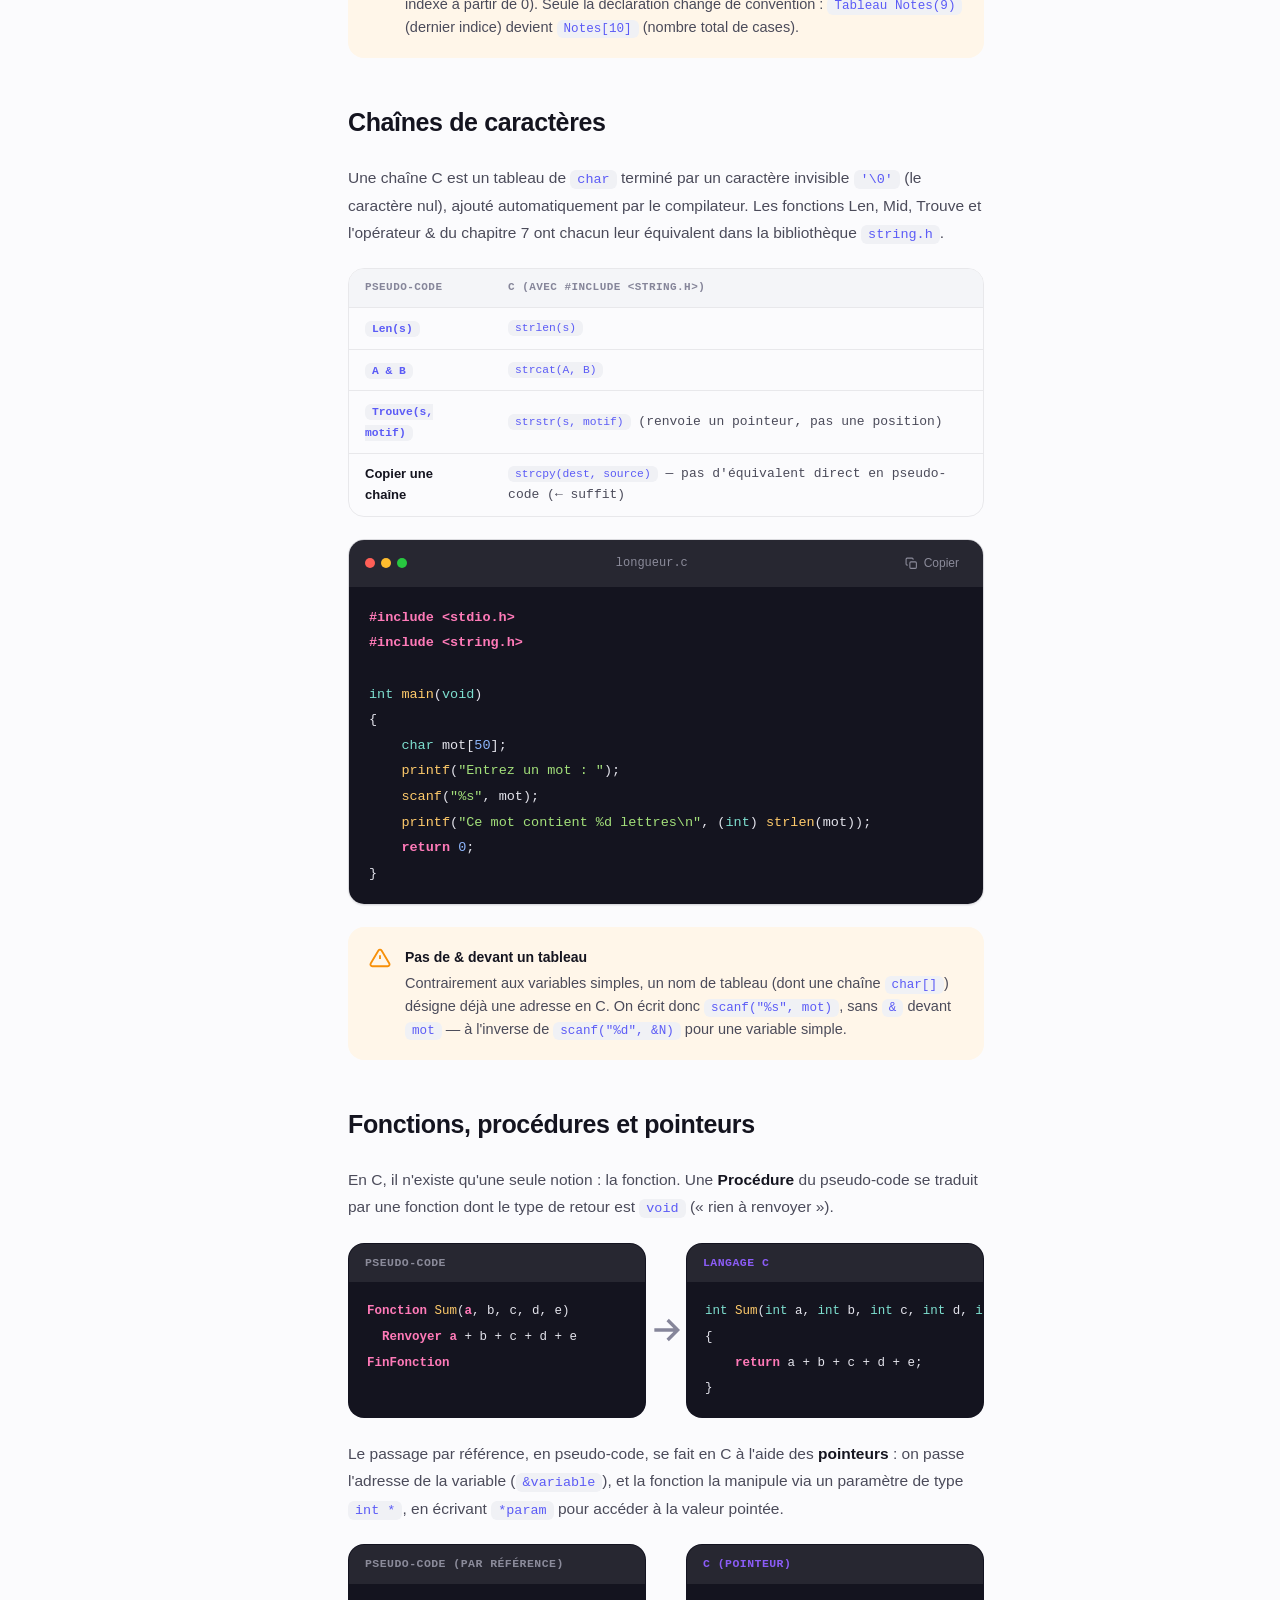
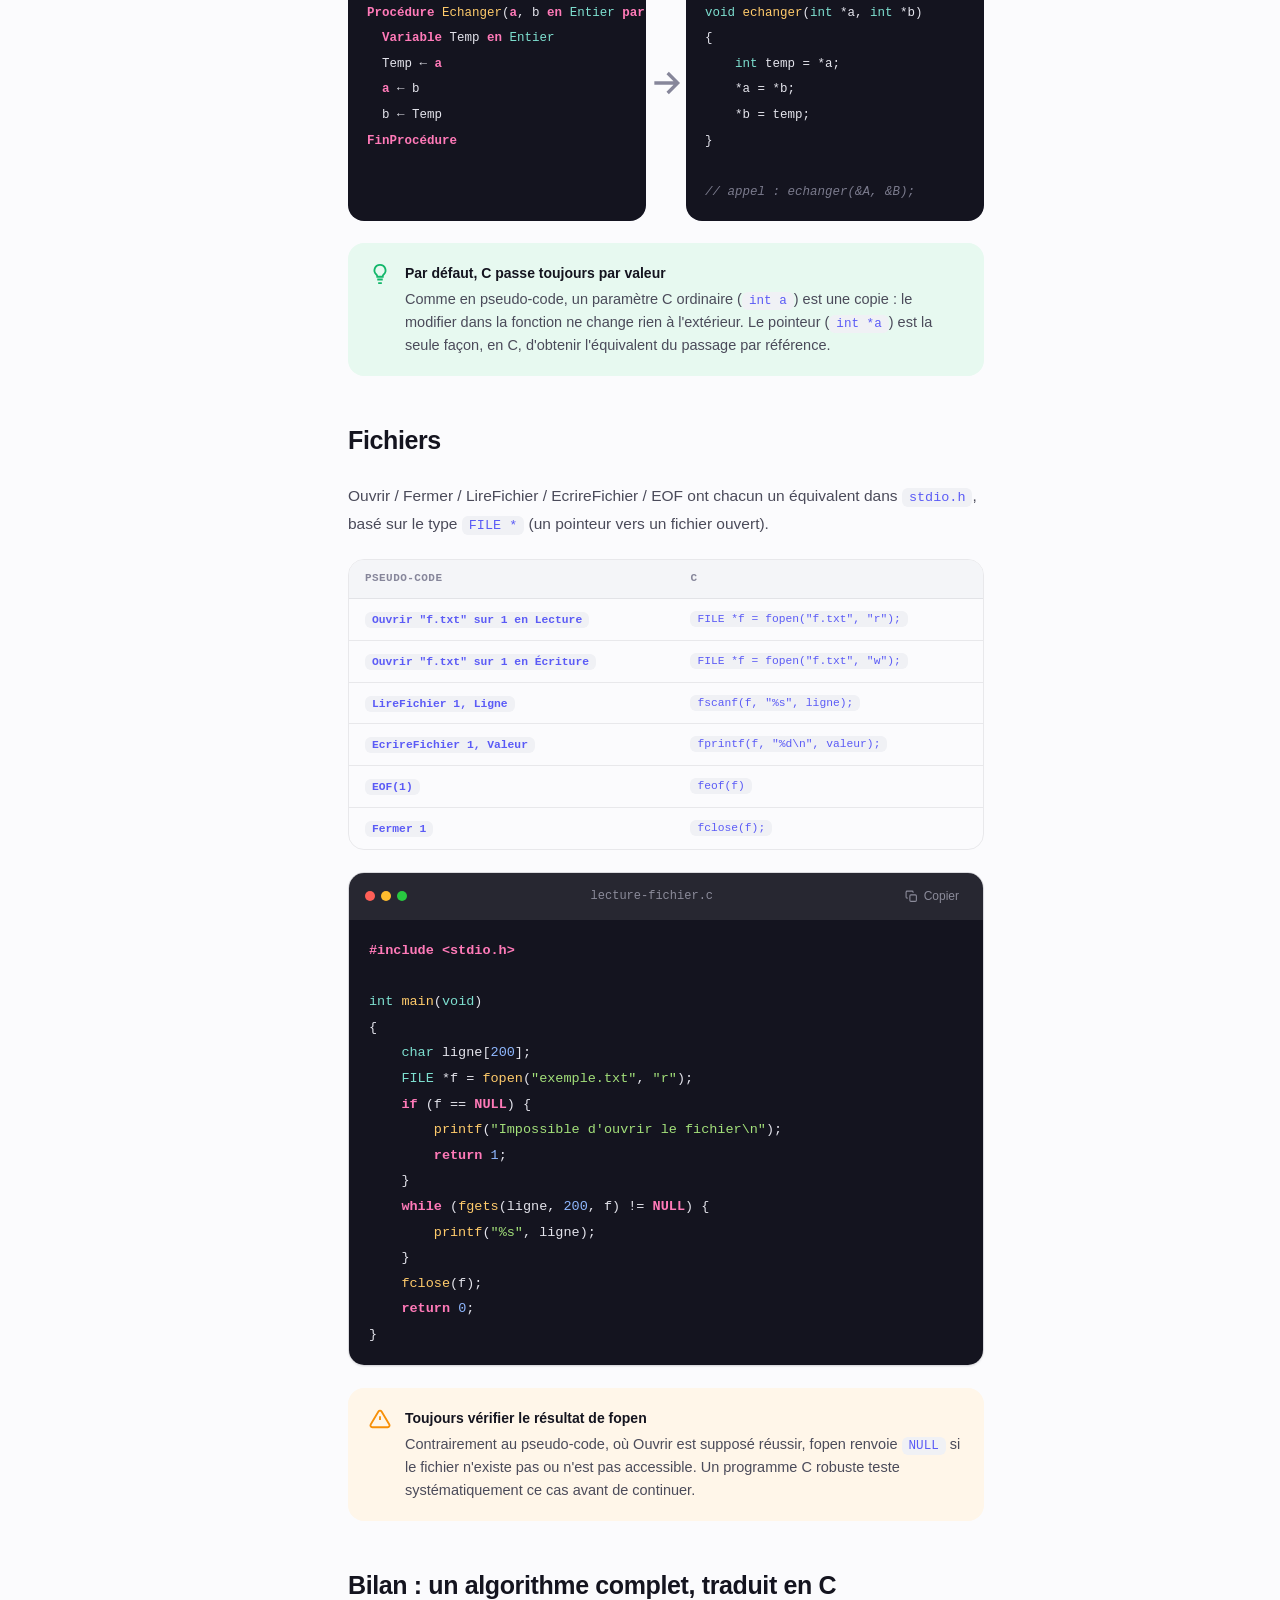
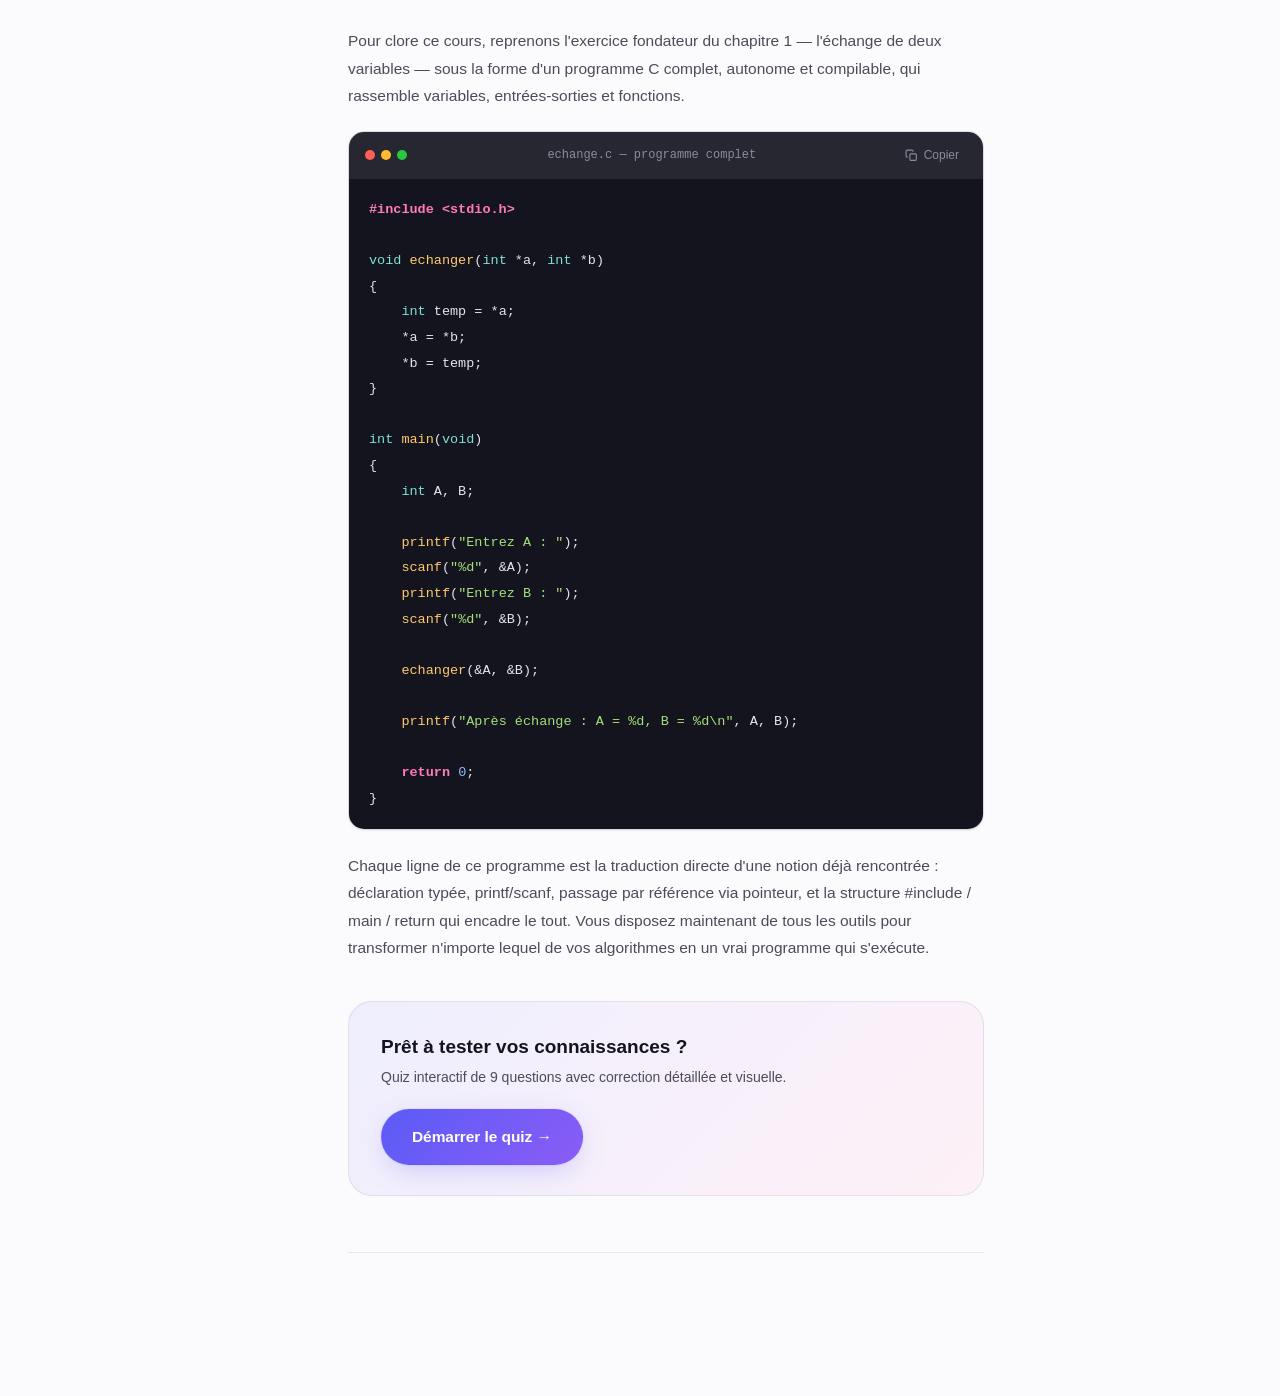
<file: langage-c/cours.html>
<!doctype html>
<html lang="fr">
<head>
<meta charset="UTF-8" />
<meta name="viewport" content="width=device-width, initial-scale=1.0" />
<title>Cours — Langage C — Algo Academy</title>
<link rel="icon" href="data:image/svg+xml,<svg xmlns=%22http://www.w3.org/2000/svg%22 viewBox=%220 0 100 100%22><text y=%22.9em%22 font-size=%2290%22>🧮</text></svg>" />
<link rel="stylesheet" href="../css/style.css" />
</head>
<body>

<header class="site-header">
  <div class="container">
    <div style="display:flex;align-items:center;gap:8px;">
      <button class="icon-btn sidebar-toggle" aria-label="Sommaire">
        <svg viewBox="0 0 24 24" fill="none" stroke="currentColor" stroke-width="2"><path d="M4 6h16M4 12h16M4 18h16"/></svg>
      </button>
      <a href="../index.html" class="brand"><span class="brand-mark">Σ</span> Algo&nbsp;Academy</a>
    </div>
    <nav class="main-nav">
      <a href="../index.html" data-module="accueil">Accueil</a>
      <a href="../algorithmique/cours.html" data-module="algorithmique">Algorithmique</a>
      <a href="../langage-c/cours.html" data-module="langage-c">Langage C</a>
      <a href="../python/cours.html" data-module="python">Python</a>
      <a href="../php/cours.html" data-module="php">PHP</a>
    </nav>
    <div class="header-actions">
      <button class="icon-btn theme-toggle" aria-label="Basculer le thème">
        <svg class="icon-sun" viewBox="0 0 24 24" fill="none" stroke="currentColor" stroke-width="2"><circle cx="12" cy="12" r="4"/><path d="M12 2v2M12 20v2M4.93 4.93l1.41 1.41M17.66 17.66l1.41 1.41M2 12h2M20 12h2M4.93 19.07l1.41-1.41M17.66 6.34l1.41-1.41"/></svg>
        <svg class="icon-moon" viewBox="0 0 24 24" fill="none" stroke="currentColor" stroke-width="2"><path d="M21 12.79A9 9 0 1 1 11.21 3 7 7 0 0 0 21 12.79Z"/></svg>
      </button>
      <button class="icon-btn hamburger" aria-label="Menu" aria-expanded="false">
        <svg viewBox="0 0 24 24" fill="none" stroke="currentColor" stroke-width="2"><path d="M4 6h16M4 12h16M4 18h16"/></svg>
      </button>
    </div>
  </div>
</header>

<div class="docs-shell">
  <aside class="docs-sidebar">
    <div class="sidebar-search">
      <svg viewBox="0 0 24 24" fill="none" stroke="currentColor" stroke-width="2"><circle cx="11" cy="11" r="8"/><path d="m21 21-4.3-4.3"/></svg>
      Programme — Langage C
    </div>
    <div id="sidebar-slot"></div>
  </aside>

  <main class="docs-main">
    <div id="docs-main-content"></div>
  </main>

  <aside class="docs-toc" id="toc-slot"></aside>
</div>

<script>
  window.MODULE_ID = "langage-c";
  window.MODULE_NAME = "Langage C";
</script>
<script src="data/meta.js"></script>
<script src="../js/progress.js"></script>
<script src="../js/app.js"></script>
<script src="../js/highlight.js"></script>
<script src="../js/blocks.js"></script>
<script src="data/content/ch-01.js"></script>
<script src="../js/course-render.js"></script>
</body>
</html>
</file>
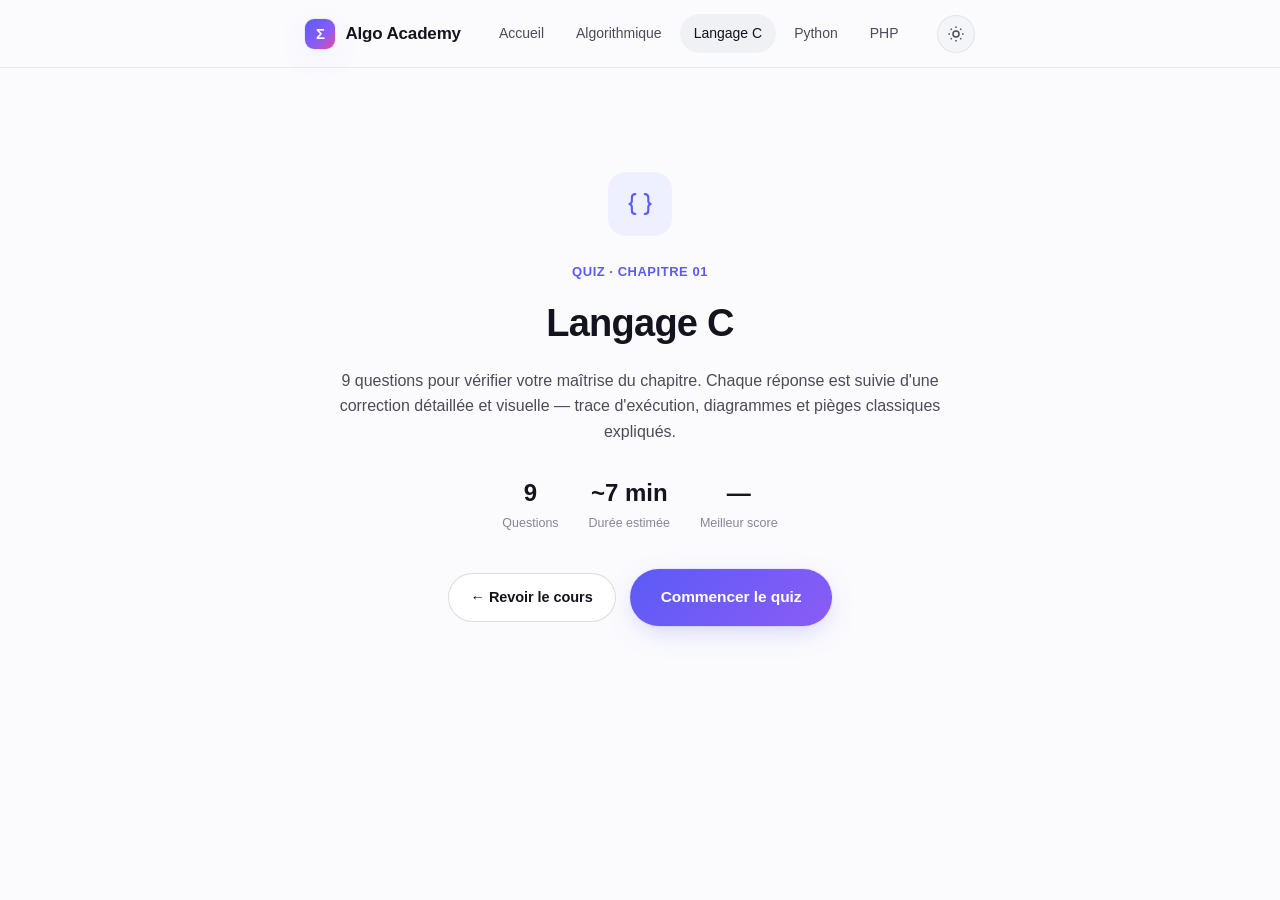
<file: langage-c/quiz.html>
<!doctype html>
<html lang="fr">
<head>
<meta charset="UTF-8" />
<meta name="viewport" content="width=device-width, initial-scale=1.0" />
<title>Quiz — Langage C — Algo Academy</title>
<link rel="icon" href="data:image/svg+xml,<svg xmlns=%22http://www.w3.org/2000/svg%22 viewBox=%220 0 100 100%22><text y=%22.9em%22 font-size=%2290%22>🧮</text></svg>" />
<link rel="stylesheet" href="../css/style.css" />
</head>
<body>

<header class="site-header">
  <div class="container">
    <a href="../index.html" class="brand"><span class="brand-mark">Σ</span> Algo&nbsp;Academy</a>
    <nav class="main-nav">
      <a href="../index.html" data-module="accueil">Accueil</a>
      <a href="../algorithmique/cours.html" data-module="algorithmique">Algorithmique</a>
      <a href="../langage-c/cours.html" data-module="langage-c">Langage C</a>
      <a href="../python/cours.html" data-module="python">Python</a>
      <a href="../php/cours.html" data-module="php">PHP</a>
    </nav>
    <div class="header-actions">
      <button class="icon-btn theme-toggle" aria-label="Basculer le thème">
        <svg class="icon-sun" viewBox="0 0 24 24" fill="none" stroke="currentColor" stroke-width="2"><circle cx="12" cy="12" r="4"/><path d="M12 2v2M12 20v2M4.93 4.93l1.41 1.41M17.66 17.66l1.41 1.41M2 12h2M20 12h2M4.93 19.07l1.41-1.41M17.66 6.34l1.41-1.41"/></svg>
        <svg class="icon-moon" viewBox="0 0 24 24" fill="none" stroke="currentColor" stroke-width="2"><path d="M21 12.79A9 9 0 1 1 11.21 3 7 7 0 0 0 21 12.79Z"/></svg>
      </button>
      <button class="icon-btn hamburger" aria-label="Menu" aria-expanded="false">
        <svg viewBox="0 0 24 24" fill="none" stroke="currentColor" stroke-width="2"><path d="M4 6h16M4 12h16M4 18h16"/></svg>
      </button>
    </div>
  </div>
</header>

<div class="quiz-shell" id="quiz-root"></div>

<script>
  window.MODULE_ID = "langage-c";
  window.MODULE_NAME = "Langage C";
</script>
<script src="data/meta.js"></script>
<script src="../js/progress.js"></script>
<script src="../js/app.js"></script>
<script src="../js/highlight.js"></script>
<script src="../js/blocks.js"></script>
<script src="data/quiz/quiz-01.js"></script>
<script src="../js/quiz-engine.js"></script>
</body>
</html>
</file>
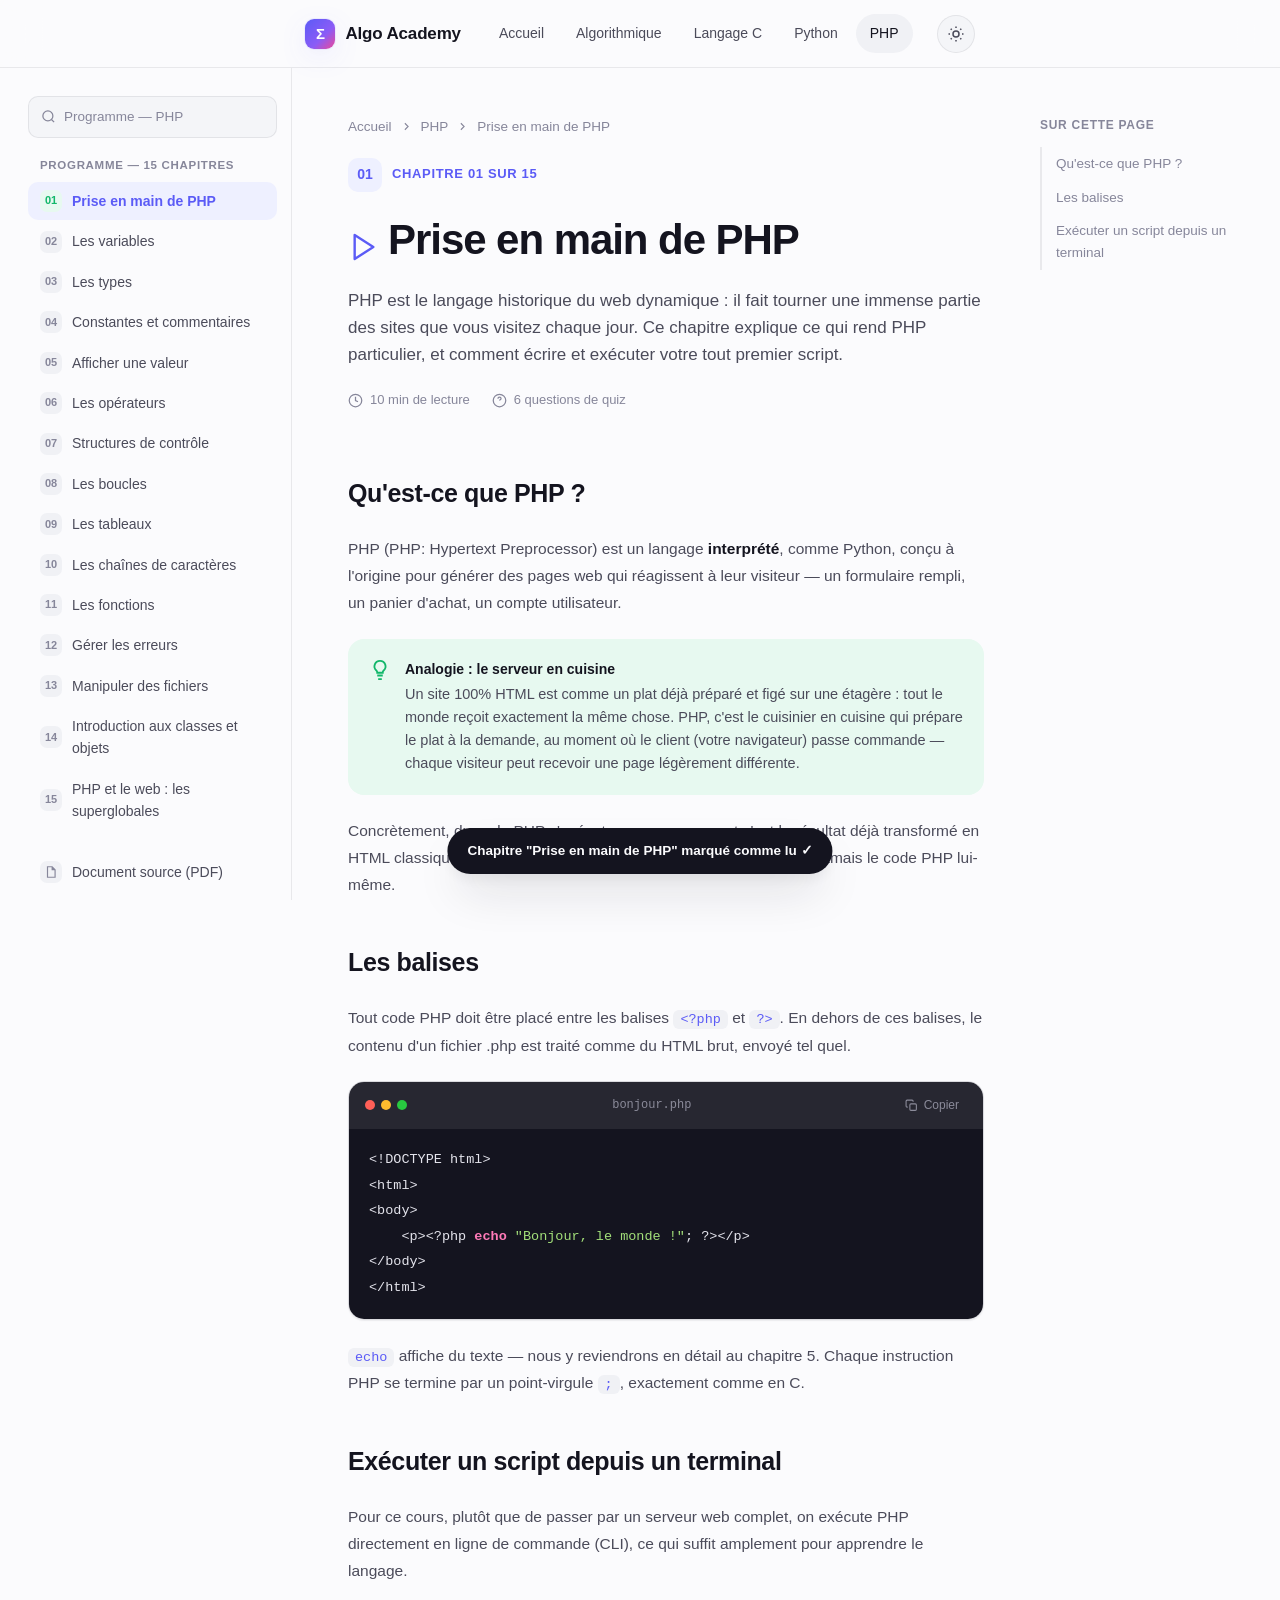
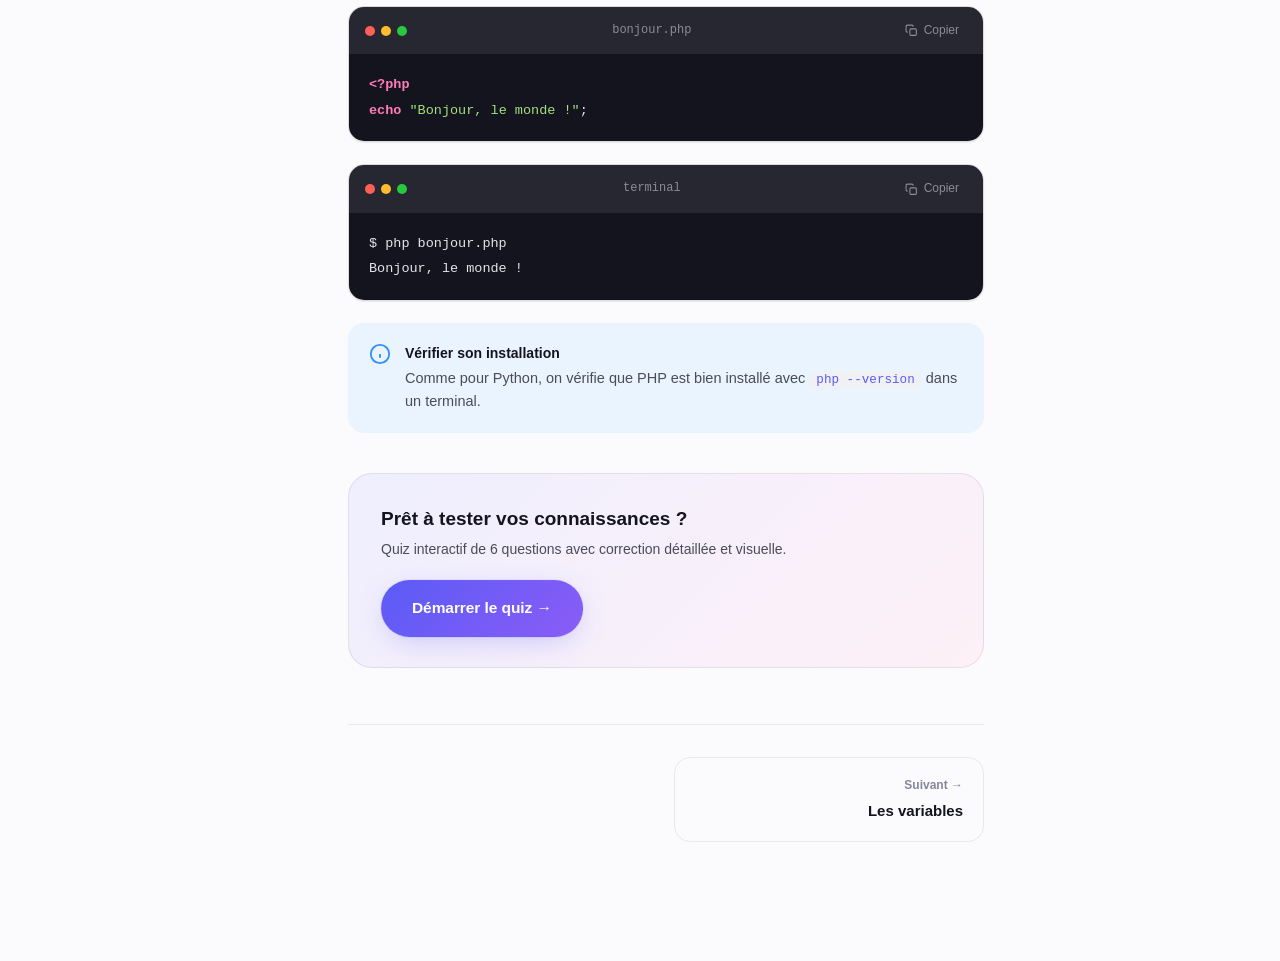
<file: php/cours.html>
<!doctype html>
<html lang="fr">
<head>
<meta charset="UTF-8" />
<meta name="viewport" content="width=device-width, initial-scale=1.0" />
<title>Cours — PHP — Algo Academy</title>
<link rel="icon" href="data:image/svg+xml,<svg xmlns=%22http://www.w3.org/2000/svg%22 viewBox=%220 0 100 100%22><text y=%22.9em%22 font-size=%2290%22>🧮</text></svg>" />
<link rel="stylesheet" href="../css/style.css" />
</head>
<body>

<header class="site-header">
  <div class="container">
    <div style="display:flex;align-items:center;gap:8px;">
      <button class="icon-btn sidebar-toggle" aria-label="Sommaire">
        <svg viewBox="0 0 24 24" fill="none" stroke="currentColor" stroke-width="2"><path d="M4 6h16M4 12h16M4 18h16"/></svg>
      </button>
      <a href="../index.html" class="brand"><span class="brand-mark">Σ</span> Algo&nbsp;Academy</a>
    </div>
    <nav class="main-nav">
      <a href="../index.html" data-module="accueil">Accueil</a>
      <a href="../algorithmique/cours.html" data-module="algorithmique">Algorithmique</a>
      <a href="../langage-c/cours.html" data-module="langage-c">Langage C</a>
      <a href="../python/cours.html" data-module="python">Python</a>
      <a href="../php/cours.html" data-module="php">PHP</a>
    </nav>
    <div class="header-actions">
      <button class="icon-btn theme-toggle" aria-label="Basculer le thème">
        <svg class="icon-sun" viewBox="0 0 24 24" fill="none" stroke="currentColor" stroke-width="2"><circle cx="12" cy="12" r="4"/><path d="M12 2v2M12 20v2M4.93 4.93l1.41 1.41M17.66 17.66l1.41 1.41M2 12h2M20 12h2M4.93 19.07l1.41-1.41M17.66 6.34l1.41-1.41"/></svg>
        <svg class="icon-moon" viewBox="0 0 24 24" fill="none" stroke="currentColor" stroke-width="2"><path d="M21 12.79A9 9 0 1 1 11.21 3 7 7 0 0 0 21 12.79Z"/></svg>
      </button>
      <button class="icon-btn hamburger" aria-label="Menu" aria-expanded="false">
        <svg viewBox="0 0 24 24" fill="none" stroke="currentColor" stroke-width="2"><path d="M4 6h16M4 12h16M4 18h16"/></svg>
      </button>
    </div>
  </div>
</header>

<div class="docs-shell">
  <aside class="docs-sidebar">
    <div class="sidebar-search">
      <svg viewBox="0 0 24 24" fill="none" stroke="currentColor" stroke-width="2"><circle cx="11" cy="11" r="8"/><path d="m21 21-4.3-4.3"/></svg>
      Programme — PHP
    </div>
    <div id="sidebar-slot"></div>
    <div class="sidebar-group">
      <a class="sidebar-link" href="pdf.html">
        <span class="chip"><svg viewBox="0 0 24 24" fill="none" stroke="currentColor" stroke-width="2" style="width:14px;height:14px;"><path d="M14 3v5h5M6 3h8l5 5v13H6z"/></svg></span>
        <span>Document source (PDF)</span>
      </a>
    </div>
  </aside>

  <main class="docs-main">
    <div id="docs-main-content"></div>
  </main>

  <aside class="docs-toc" id="toc-slot"></aside>
</div>

<script>
  window.MODULE_ID = "php";
  window.MODULE_NAME = "PHP";
</script>
<script src="data/meta.js"></script>
<script src="../js/progress.js"></script>
<script src="../js/app.js"></script>
<script src="../js/highlight.js"></script>
<script src="../js/blocks.js"></script>
<script src="data/content/ch-01.js"></script>
<script src="data/content/ch-02.js"></script>
<script src="data/content/ch-03.js"></script>
<script src="data/content/ch-04.js"></script>
<script src="data/content/ch-05.js"></script>
<script src="data/content/ch-06.js"></script>
<script src="data/content/ch-07.js"></script>
<script src="data/content/ch-08.js"></script>
<script src="data/content/ch-09.js"></script>
<script src="data/content/ch-10.js"></script>
<script src="data/content/ch-11.js"></script>
<script src="data/content/ch-12.js"></script>
<script src="data/content/ch-13.js"></script>
<script src="data/content/ch-14.js"></script>
<script src="data/content/ch-15.js"></script>
<script src="../js/course-render.js"></script>
</body>
</html>
</file>
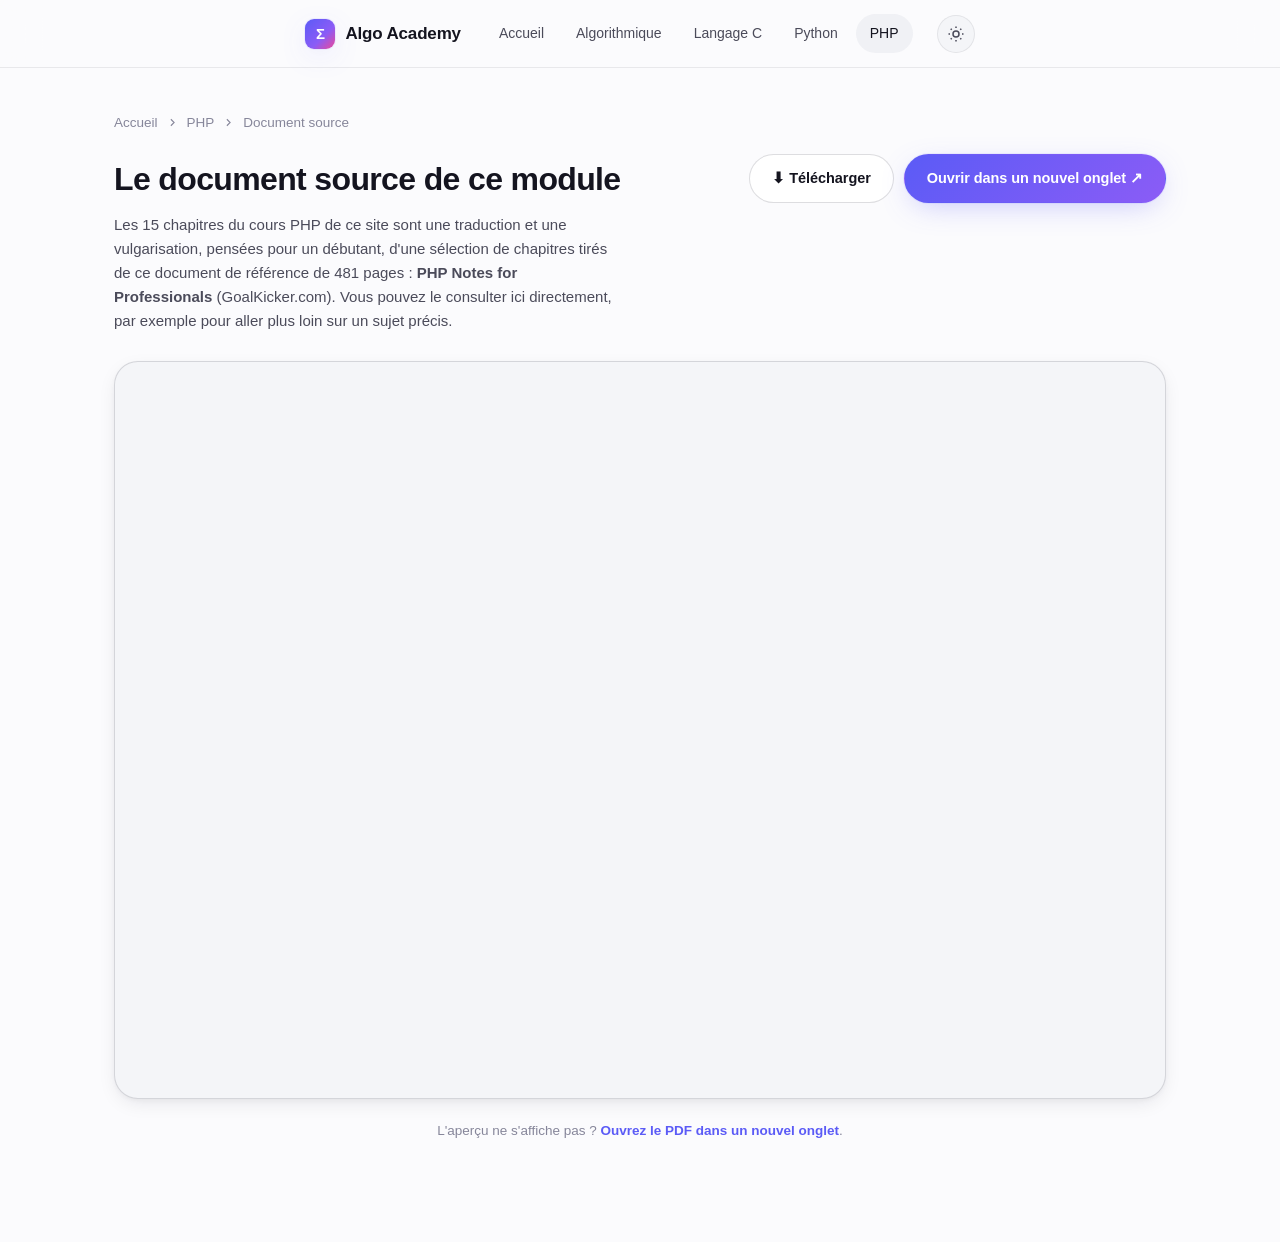
<file: php/pdf.html>
<!doctype html>
<html lang="fr">
<head>
<meta charset="UTF-8" />
<meta name="viewport" content="width=device-width, initial-scale=1.0" />
<title>Document source — PHP — Algo Academy</title>
<link rel="icon" href="data:image/svg+xml,<svg xmlns=%22http://www.w3.org/2000/svg%22 viewBox=%220 0 100 100%22><text y=%22.9em%22 font-size=%2290%22>🧮</text></svg>" />
<link rel="stylesheet" href="../css/style.css" />
</head>
<body>

<header class="site-header">
  <div class="container">
    <a href="../index.html" class="brand"><span class="brand-mark">Σ</span> Algo&nbsp;Academy</a>
    <nav class="main-nav">
      <a href="../index.html" data-module="accueil">Accueil</a>
      <a href="../algorithmique/cours.html" data-module="algorithmique">Algorithmique</a>
      <a href="../langage-c/cours.html" data-module="langage-c">Langage C</a>
      <a href="../python/cours.html" data-module="python">Python</a>
      <a href="../php/cours.html" data-module="php">PHP</a>
    </nav>
    <div class="header-actions">
      <button class="icon-btn theme-toggle" aria-label="Basculer le thème">
        <svg class="icon-sun" viewBox="0 0 24 24" fill="none" stroke="currentColor" stroke-width="2"><circle cx="12" cy="12" r="4"/><path d="M12 2v2M12 20v2M4.93 4.93l1.41 1.41M17.66 17.66l1.41 1.41M2 12h2M20 12h2M4.93 19.07l1.41-1.41M17.66 6.34l1.41-1.41"/></svg>
        <svg class="icon-moon" viewBox="0 0 24 24" fill="none" stroke="currentColor" stroke-width="2"><path d="M21 12.79A9 9 0 1 1 11.21 3 7 7 0 0 0 21 12.79Z"/></svg>
      </button>
      <button class="icon-btn hamburger" aria-label="Menu" aria-expanded="false">
        <svg viewBox="0 0 24 24" fill="none" stroke="currentColor" stroke-width="2"><path d="M4 6h16M4 12h16M4 18h16"/></svg>
      </button>
    </div>
  </div>
</header>

<div class="pdf-page">
  <div class="docs-breadcrumb" style="margin-bottom:20px;">
    <a href="../index.html">Accueil</a>
    <svg viewBox="0 0 24 24" fill="none" stroke="currentColor" stroke-width="2"><path d="m9 18 6-6-6-6"/></svg>
    <a href="cours.html">PHP</a>
    <svg viewBox="0 0 24 24" fill="none" stroke="currentColor" stroke-width="2"><path d="m9 18 6-6-6-6"/></svg>
    <span>Document source</span>
  </div>

  <div class="pdf-page-head">
    <div>
      <h1>Le document source de ce module</h1>
      <p>Les 15 chapitres du cours PHP de ce site sont une traduction et une vulgarisation, pensées pour un débutant, d'une sélection de chapitres tirés de ce document de référence de 481 pages : <strong>PHP Notes for Professionals</strong> (GoalKicker.com). Vous pouvez le consulter ici directement, par exemple pour aller plus loin sur un sujet précis.</p>
    </div>
    <div class="pdf-page-actions">
      <a class="btn btn-secondary" href="../pdf/php-notes-for-professionals.pdf" download>⬇ Télécharger</a>
      <a class="btn btn-primary" href="../pdf/php-notes-for-professionals.pdf" target="_blank" rel="noopener">Ouvrir dans un nouvel onglet ↗</a>
    </div>
  </div>

  <iframe class="pdf-viewer-frame" src="../pdf/php-notes-for-professionals.pdf" title="PHP Notes for Professionals (PDF)"></iframe>
  <p class="pdf-viewer-note">L'aperçu ne s'affiche pas ? <a href="../pdf/php-notes-for-professionals.pdf" target="_blank" rel="noopener">Ouvrez le PDF dans un nouvel onglet</a>.</p>
</div>

<script src="../js/progress.js"></script>
<script src="../js/app.js"></script>
</body>
</html>
</file>
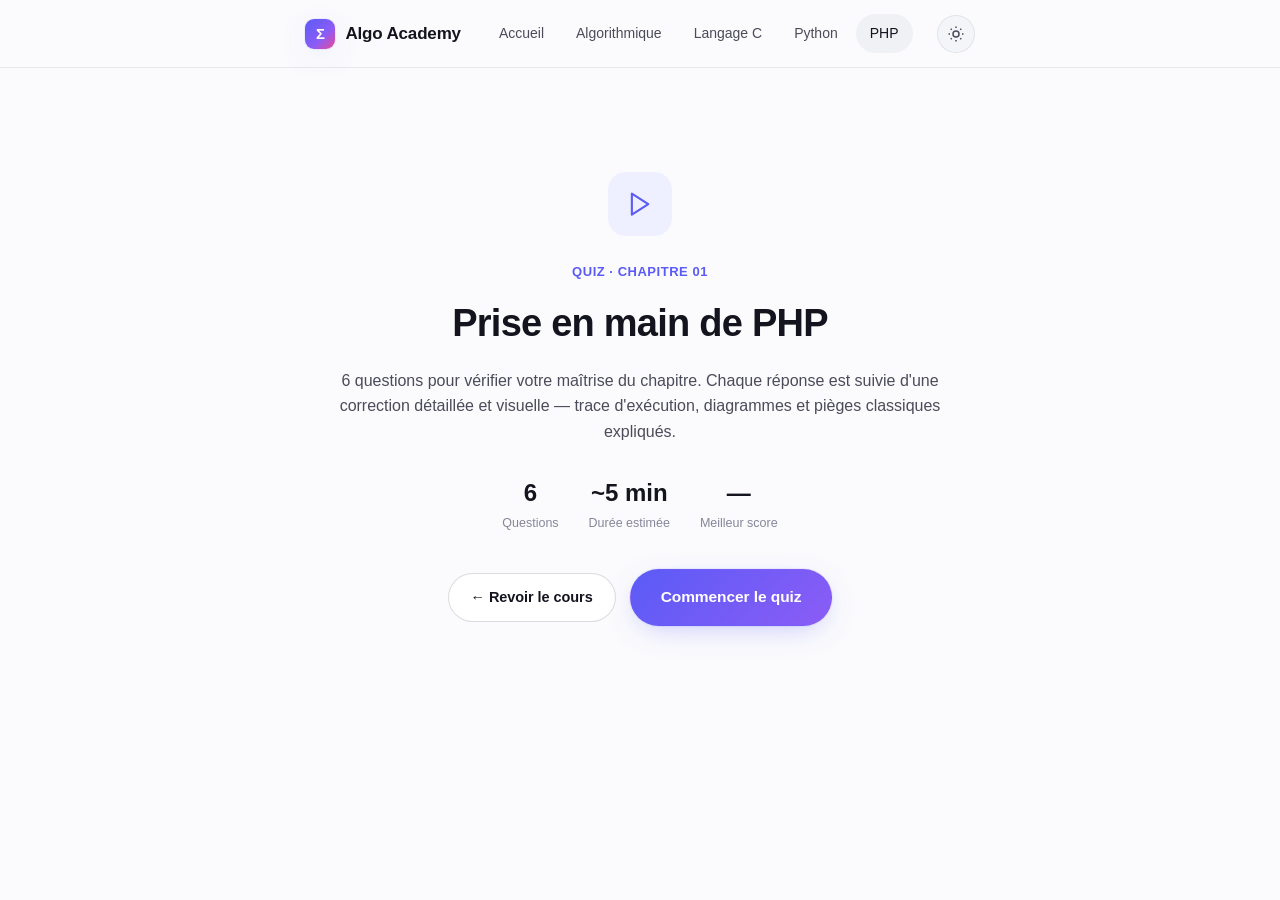
<file: php/quiz.html>
<!doctype html>
<html lang="fr">
<head>
<meta charset="UTF-8" />
<meta name="viewport" content="width=device-width, initial-scale=1.0" />
<title>Quiz — PHP — Algo Academy</title>
<link rel="icon" href="data:image/svg+xml,<svg xmlns=%22http://www.w3.org/2000/svg%22 viewBox=%220 0 100 100%22><text y=%22.9em%22 font-size=%2290%22>🧮</text></svg>" />
<link rel="stylesheet" href="../css/style.css" />
</head>
<body>

<header class="site-header">
  <div class="container">
    <a href="../index.html" class="brand"><span class="brand-mark">Σ</span> Algo&nbsp;Academy</a>
    <nav class="main-nav">
      <a href="../index.html" data-module="accueil">Accueil</a>
      <a href="../algorithmique/cours.html" data-module="algorithmique">Algorithmique</a>
      <a href="../langage-c/cours.html" data-module="langage-c">Langage C</a>
      <a href="../python/cours.html" data-module="python">Python</a>
      <a href="../php/cours.html" data-module="php">PHP</a>
    </nav>
    <div class="header-actions">
      <button class="icon-btn theme-toggle" aria-label="Basculer le thème">
        <svg class="icon-sun" viewBox="0 0 24 24" fill="none" stroke="currentColor" stroke-width="2"><circle cx="12" cy="12" r="4"/><path d="M12 2v2M12 20v2M4.93 4.93l1.41 1.41M17.66 17.66l1.41 1.41M2 12h2M20 12h2M4.93 19.07l1.41-1.41M17.66 6.34l1.41-1.41"/></svg>
        <svg class="icon-moon" viewBox="0 0 24 24" fill="none" stroke="currentColor" stroke-width="2"><path d="M21 12.79A9 9 0 1 1 11.21 3 7 7 0 0 0 21 12.79Z"/></svg>
      </button>
      <button class="icon-btn hamburger" aria-label="Menu" aria-expanded="false">
        <svg viewBox="0 0 24 24" fill="none" stroke="currentColor" stroke-width="2"><path d="M4 6h16M4 12h16M4 18h16"/></svg>
      </button>
    </div>
  </div>
</header>

<div class="quiz-shell" id="quiz-root"></div>

<script>
  window.MODULE_ID = "php";
  window.MODULE_NAME = "PHP";
</script>
<script src="data/meta.js"></script>
<script src="../js/progress.js"></script>
<script src="../js/app.js"></script>
<script src="../js/highlight.js"></script>
<script src="../js/blocks.js"></script>
<script src="data/quiz/quiz-01.js"></script>
<script src="data/quiz/quiz-02.js"></script>
<script src="data/quiz/quiz-03.js"></script>
<script src="data/quiz/quiz-04.js"></script>
<script src="data/quiz/quiz-05.js"></script>
<script src="data/quiz/quiz-06.js"></script>
<script src="data/quiz/quiz-07.js"></script>
<script src="data/quiz/quiz-08.js"></script>
<script src="data/quiz/quiz-09.js"></script>
<script src="data/quiz/quiz-10.js"></script>
<script src="data/quiz/quiz-11.js"></script>
<script src="data/quiz/quiz-12.js"></script>
<script src="data/quiz/quiz-13.js"></script>
<script src="data/quiz/quiz-14.js"></script>
<script src="data/quiz/quiz-15.js"></script>
<script src="../js/quiz-engine.js"></script>
</body>
</html>
</file>
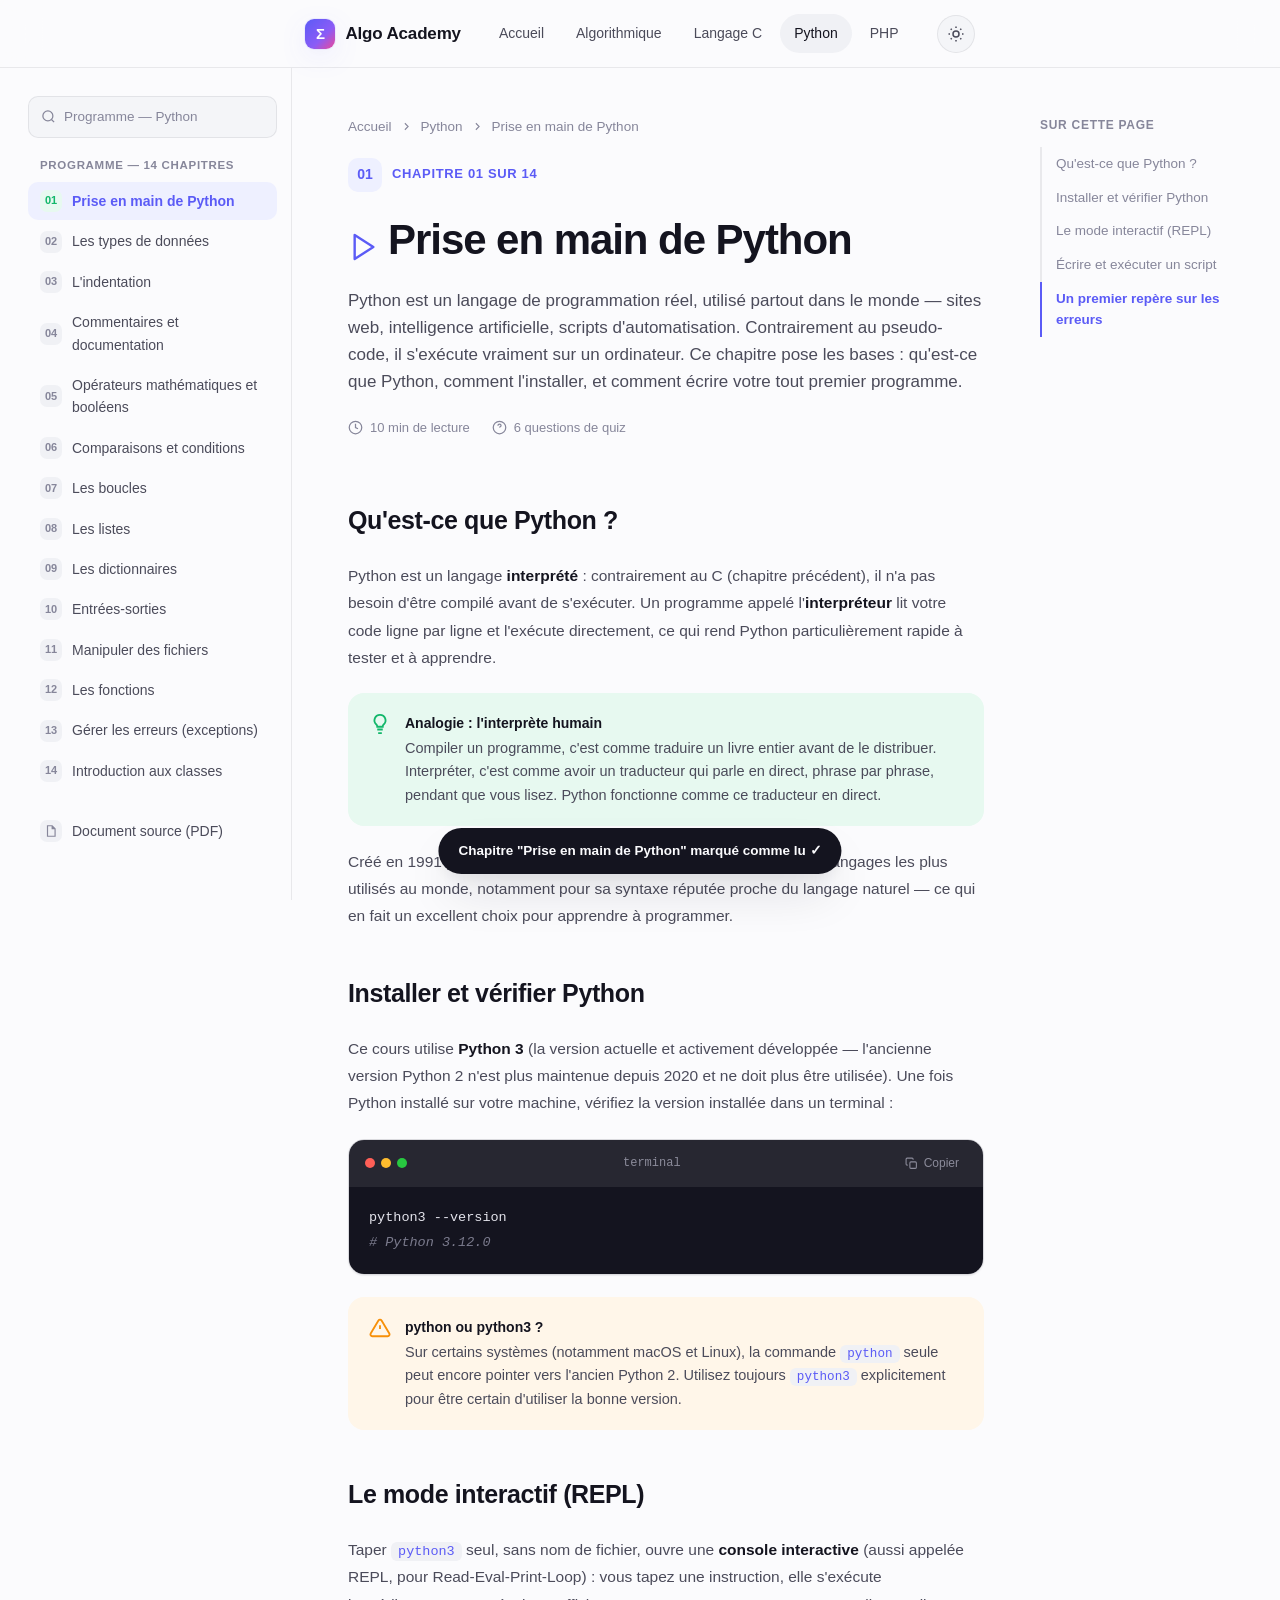
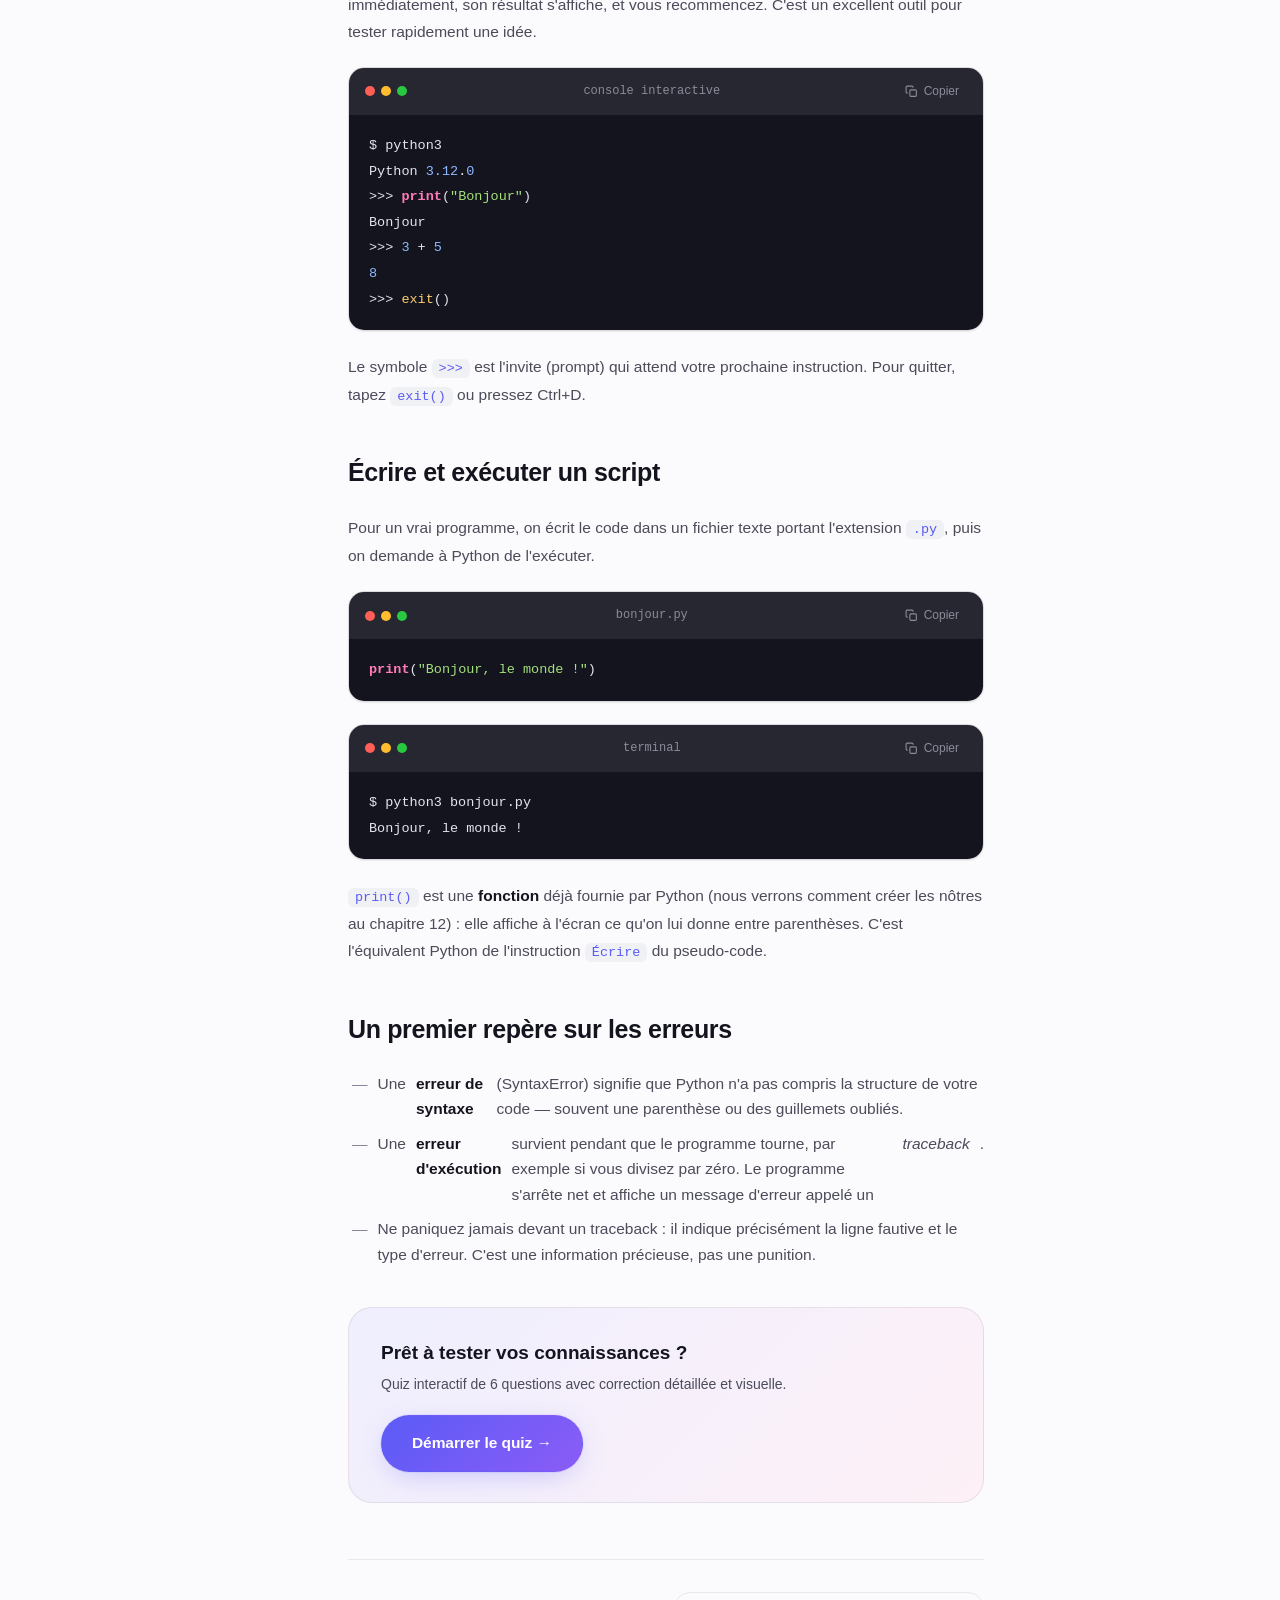
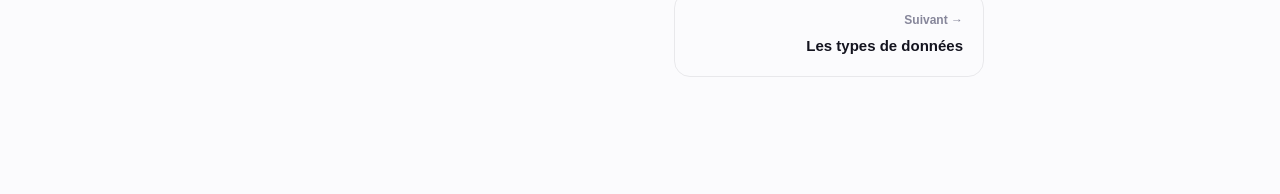
<file: python/cours.html>
<!doctype html>
<html lang="fr">
<head>
<meta charset="UTF-8" />
<meta name="viewport" content="width=device-width, initial-scale=1.0" />
<title>Cours — Python — Algo Academy</title>
<link rel="icon" href="data:image/svg+xml,<svg xmlns=%22http://www.w3.org/2000/svg%22 viewBox=%220 0 100 100%22><text y=%22.9em%22 font-size=%2290%22>🧮</text></svg>" />
<link rel="stylesheet" href="../css/style.css" />
</head>
<body>

<header class="site-header">
  <div class="container">
    <div style="display:flex;align-items:center;gap:8px;">
      <button class="icon-btn sidebar-toggle" aria-label="Sommaire">
        <svg viewBox="0 0 24 24" fill="none" stroke="currentColor" stroke-width="2"><path d="M4 6h16M4 12h16M4 18h16"/></svg>
      </button>
      <a href="../index.html" class="brand"><span class="brand-mark">Σ</span> Algo&nbsp;Academy</a>
    </div>
    <nav class="main-nav">
      <a href="../index.html" data-module="accueil">Accueil</a>
      <a href="../algorithmique/cours.html" data-module="algorithmique">Algorithmique</a>
      <a href="../langage-c/cours.html" data-module="langage-c">Langage C</a>
      <a href="../python/cours.html" data-module="python">Python</a>
      <a href="../php/cours.html" data-module="php">PHP</a>
    </nav>
    <div class="header-actions">
      <button class="icon-btn theme-toggle" aria-label="Basculer le thème">
        <svg class="icon-sun" viewBox="0 0 24 24" fill="none" stroke="currentColor" stroke-width="2"><circle cx="12" cy="12" r="4"/><path d="M12 2v2M12 20v2M4.93 4.93l1.41 1.41M17.66 17.66l1.41 1.41M2 12h2M20 12h2M4.93 19.07l1.41-1.41M17.66 6.34l1.41-1.41"/></svg>
        <svg class="icon-moon" viewBox="0 0 24 24" fill="none" stroke="currentColor" stroke-width="2"><path d="M21 12.79A9 9 0 1 1 11.21 3 7 7 0 0 0 21 12.79Z"/></svg>
      </button>
      <button class="icon-btn hamburger" aria-label="Menu" aria-expanded="false">
        <svg viewBox="0 0 24 24" fill="none" stroke="currentColor" stroke-width="2"><path d="M4 6h16M4 12h16M4 18h16"/></svg>
      </button>
    </div>
  </div>
</header>

<div class="docs-shell">
  <aside class="docs-sidebar">
    <div class="sidebar-search">
      <svg viewBox="0 0 24 24" fill="none" stroke="currentColor" stroke-width="2"><circle cx="11" cy="11" r="8"/><path d="m21 21-4.3-4.3"/></svg>
      Programme — Python
    </div>
    <div id="sidebar-slot"></div>
    <div class="sidebar-group">
      <a class="sidebar-link" href="pdf.html">
        <span class="chip"><svg viewBox="0 0 24 24" fill="none" stroke="currentColor" stroke-width="2" style="width:14px;height:14px;"><path d="M14 3v5h5M6 3h8l5 5v13H6z"/></svg></span>
        <span>Document source (PDF)</span>
      </a>
    </div>
  </aside>

  <main class="docs-main">
    <div id="docs-main-content"></div>
  </main>

  <aside class="docs-toc" id="toc-slot"></aside>
</div>

<script>
  window.MODULE_ID = "python";
  window.MODULE_NAME = "Python";
</script>
<script src="data/meta.js"></script>
<script src="../js/progress.js"></script>
<script src="../js/app.js"></script>
<script src="../js/highlight.js"></script>
<script src="../js/blocks.js"></script>
<script src="data/content/ch-01.js"></script>
<script src="data/content/ch-02.js"></script>
<script src="data/content/ch-03.js"></script>
<script src="data/content/ch-04.js"></script>
<script src="data/content/ch-05.js"></script>
<script src="data/content/ch-06.js"></script>
<script src="data/content/ch-07.js"></script>
<script src="data/content/ch-08.js"></script>
<script src="data/content/ch-09.js"></script>
<script src="data/content/ch-10.js"></script>
<script src="data/content/ch-11.js"></script>
<script src="data/content/ch-12.js"></script>
<script src="data/content/ch-13.js"></script>
<script src="data/content/ch-14.js"></script>
<script src="../js/course-render.js"></script>
</body>
</html>
</file>
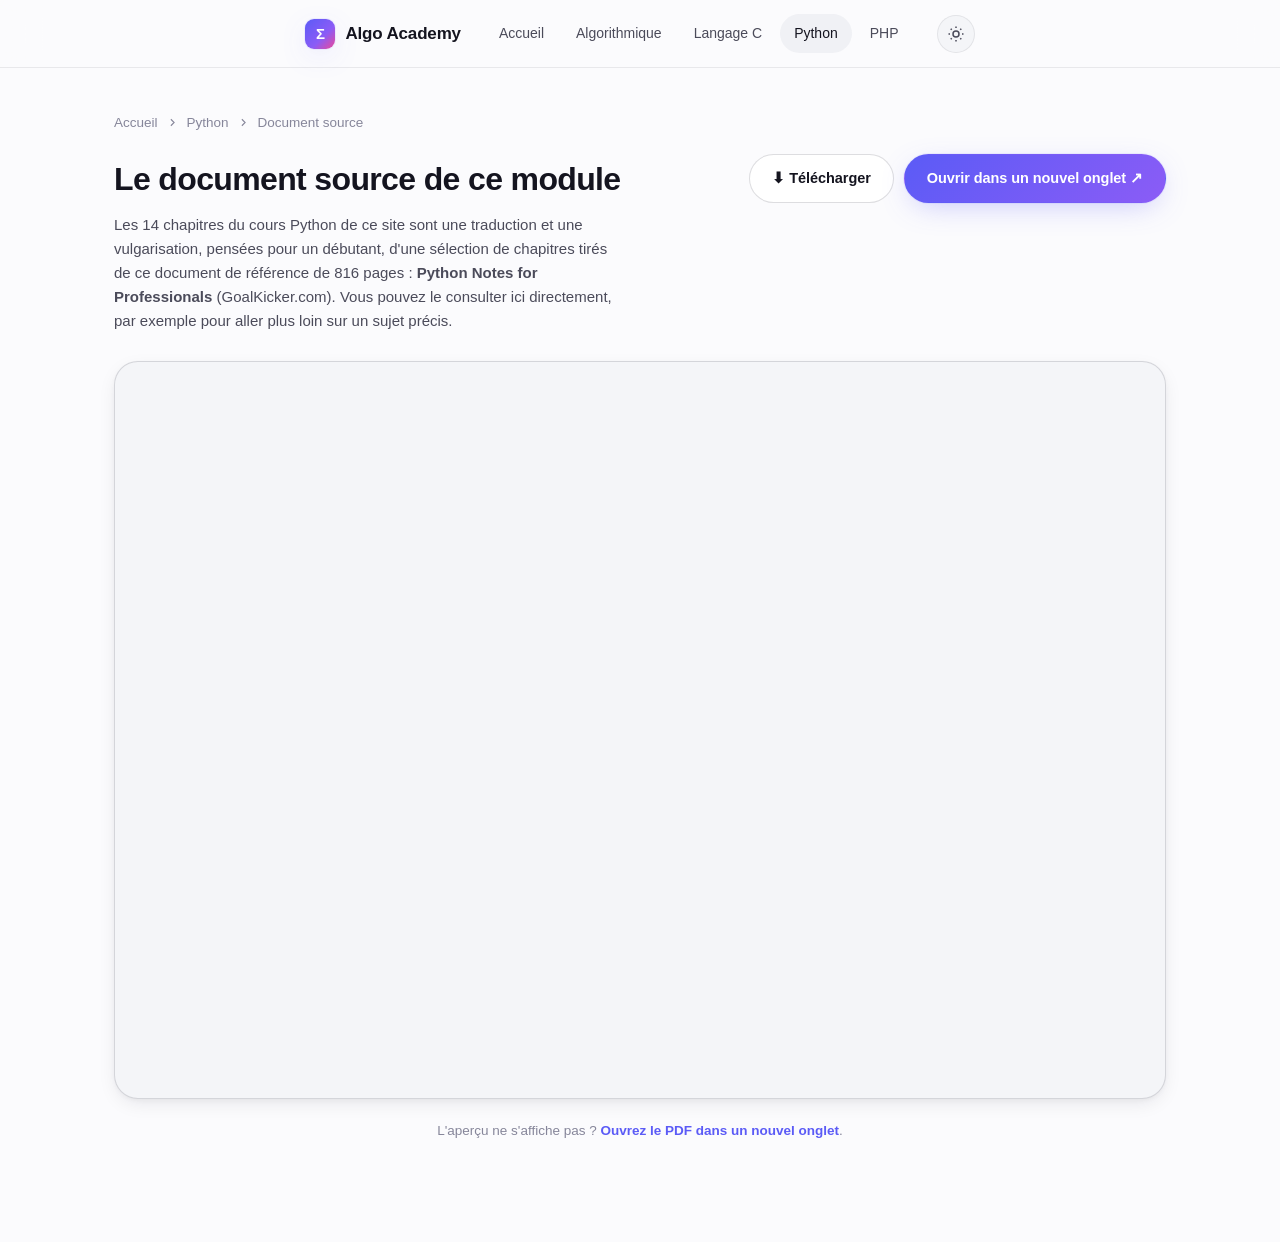
<file: python/pdf.html>
<!doctype html>
<html lang="fr">
<head>
<meta charset="UTF-8" />
<meta name="viewport" content="width=device-width, initial-scale=1.0" />
<title>Document source — Python — Algo Academy</title>
<link rel="icon" href="data:image/svg+xml,<svg xmlns=%22http://www.w3.org/2000/svg%22 viewBox=%220 0 100 100%22><text y=%22.9em%22 font-size=%2290%22>🧮</text></svg>" />
<link rel="stylesheet" href="../css/style.css" />
</head>
<body>

<header class="site-header">
  <div class="container">
    <a href="../index.html" class="brand"><span class="brand-mark">Σ</span> Algo&nbsp;Academy</a>
    <nav class="main-nav">
      <a href="../index.html" data-module="accueil">Accueil</a>
      <a href="../algorithmique/cours.html" data-module="algorithmique">Algorithmique</a>
      <a href="../langage-c/cours.html" data-module="langage-c">Langage C</a>
      <a href="../python/cours.html" data-module="python">Python</a>
      <a href="../php/cours.html" data-module="php">PHP</a>
    </nav>
    <div class="header-actions">
      <button class="icon-btn theme-toggle" aria-label="Basculer le thème">
        <svg class="icon-sun" viewBox="0 0 24 24" fill="none" stroke="currentColor" stroke-width="2"><circle cx="12" cy="12" r="4"/><path d="M12 2v2M12 20v2M4.93 4.93l1.41 1.41M17.66 17.66l1.41 1.41M2 12h2M20 12h2M4.93 19.07l1.41-1.41M17.66 6.34l1.41-1.41"/></svg>
        <svg class="icon-moon" viewBox="0 0 24 24" fill="none" stroke="currentColor" stroke-width="2"><path d="M21 12.79A9 9 0 1 1 11.21 3 7 7 0 0 0 21 12.79Z"/></svg>
      </button>
      <button class="icon-btn hamburger" aria-label="Menu" aria-expanded="false">
        <svg viewBox="0 0 24 24" fill="none" stroke="currentColor" stroke-width="2"><path d="M4 6h16M4 12h16M4 18h16"/></svg>
      </button>
    </div>
  </div>
</header>

<div class="pdf-page">
  <div class="docs-breadcrumb" style="margin-bottom:20px;">
    <a href="../index.html">Accueil</a>
    <svg viewBox="0 0 24 24" fill="none" stroke="currentColor" stroke-width="2"><path d="m9 18 6-6-6-6"/></svg>
    <a href="cours.html">Python</a>
    <svg viewBox="0 0 24 24" fill="none" stroke="currentColor" stroke-width="2"><path d="m9 18 6-6-6-6"/></svg>
    <span>Document source</span>
  </div>

  <div class="pdf-page-head">
    <div>
      <h1>Le document source de ce module</h1>
      <p>Les 14 chapitres du cours Python de ce site sont une traduction et une vulgarisation, pensées pour un débutant, d'une sélection de chapitres tirés de ce document de référence de 816 pages : <strong>Python Notes for Professionals</strong> (GoalKicker.com). Vous pouvez le consulter ici directement, par exemple pour aller plus loin sur un sujet précis.</p>
    </div>
    <div class="pdf-page-actions">
      <a class="btn btn-secondary" href="../pdf/python-notes-for-professionals.pdf" download>⬇ Télécharger</a>
      <a class="btn btn-primary" href="../pdf/python-notes-for-professionals.pdf" target="_blank" rel="noopener">Ouvrir dans un nouvel onglet ↗</a>
    </div>
  </div>

  <iframe class="pdf-viewer-frame" src="../pdf/python-notes-for-professionals.pdf" title="Python Notes for Professionals (PDF)"></iframe>
  <p class="pdf-viewer-note">L'aperçu ne s'affiche pas ? <a href="../pdf/python-notes-for-professionals.pdf" target="_blank" rel="noopener">Ouvrez le PDF dans un nouvel onglet</a>.</p>
</div>

<script src="../js/progress.js"></script>
<script src="../js/app.js"></script>
</body>
</html>
</file>
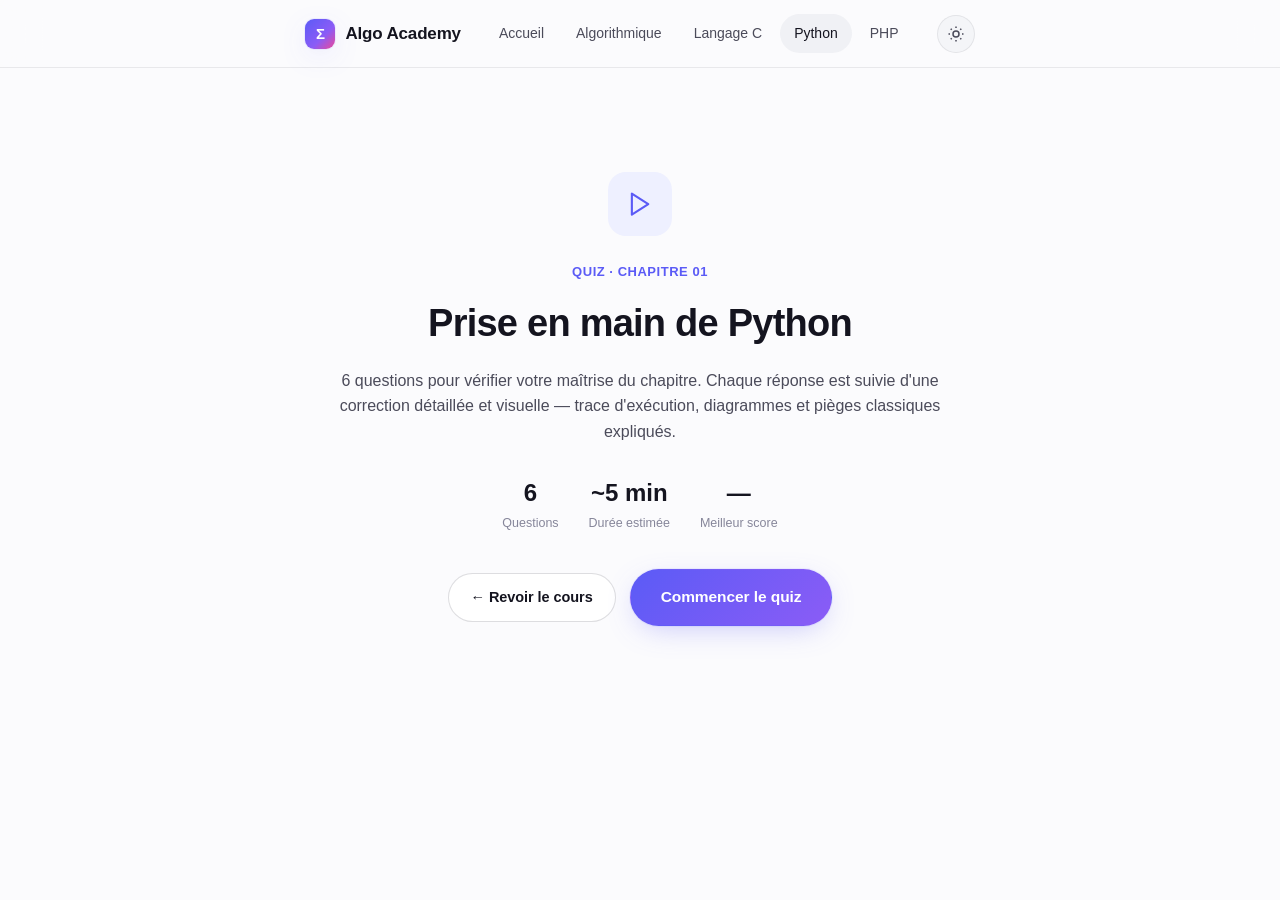
<file: python/quiz.html>
<!doctype html>
<html lang="fr">
<head>
<meta charset="UTF-8" />
<meta name="viewport" content="width=device-width, initial-scale=1.0" />
<title>Quiz — Python — Algo Academy</title>
<link rel="icon" href="data:image/svg+xml,<svg xmlns=%22http://www.w3.org/2000/svg%22 viewBox=%220 0 100 100%22><text y=%22.9em%22 font-size=%2290%22>🧮</text></svg>" />
<link rel="stylesheet" href="../css/style.css" />
</head>
<body>

<header class="site-header">
  <div class="container">
    <a href="../index.html" class="brand"><span class="brand-mark">Σ</span> Algo&nbsp;Academy</a>
    <nav class="main-nav">
      <a href="../index.html" data-module="accueil">Accueil</a>
      <a href="../algorithmique/cours.html" data-module="algorithmique">Algorithmique</a>
      <a href="../langage-c/cours.html" data-module="langage-c">Langage C</a>
      <a href="../python/cours.html" data-module="python">Python</a>
      <a href="../php/cours.html" data-module="php">PHP</a>
    </nav>
    <div class="header-actions">
      <button class="icon-btn theme-toggle" aria-label="Basculer le thème">
        <svg class="icon-sun" viewBox="0 0 24 24" fill="none" stroke="currentColor" stroke-width="2"><circle cx="12" cy="12" r="4"/><path d="M12 2v2M12 20v2M4.93 4.93l1.41 1.41M17.66 17.66l1.41 1.41M2 12h2M20 12h2M4.93 19.07l1.41-1.41M17.66 6.34l1.41-1.41"/></svg>
        <svg class="icon-moon" viewBox="0 0 24 24" fill="none" stroke="currentColor" stroke-width="2"><path d="M21 12.79A9 9 0 1 1 11.21 3 7 7 0 0 0 21 12.79Z"/></svg>
      </button>
      <button class="icon-btn hamburger" aria-label="Menu" aria-expanded="false">
        <svg viewBox="0 0 24 24" fill="none" stroke="currentColor" stroke-width="2"><path d="M4 6h16M4 12h16M4 18h16"/></svg>
      </button>
    </div>
  </div>
</header>

<div class="quiz-shell" id="quiz-root"></div>

<script>
  window.MODULE_ID = "python";
  window.MODULE_NAME = "Python";
</script>
<script src="data/meta.js"></script>
<script src="../js/progress.js"></script>
<script src="../js/app.js"></script>
<script src="../js/highlight.js"></script>
<script src="../js/blocks.js"></script>
<script src="data/quiz/quiz-01.js"></script>
<script src="data/quiz/quiz-02.js"></script>
<script src="data/quiz/quiz-03.js"></script>
<script src="data/quiz/quiz-04.js"></script>
<script src="data/quiz/quiz-05.js"></script>
<script src="data/quiz/quiz-06.js"></script>
<script src="data/quiz/quiz-07.js"></script>
<script src="data/quiz/quiz-08.js"></script>
<script src="data/quiz/quiz-09.js"></script>
<script src="data/quiz/quiz-10.js"></script>
<script src="data/quiz/quiz-11.js"></script>
<script src="data/quiz/quiz-12.js"></script>
<script src="data/quiz/quiz-13.js"></script>
<script src="data/quiz/quiz-14.js"></script>
<script src="../js/quiz-engine.js"></script>
</body>
</html>
</file>
<file: css/style.css>
/* ==========================================================================
   Algo Academy — Design system
   Style : épuré haut de gamme (Apple / Stripe docs), light + dark mode
   ========================================================================== */

/* ---------- Fonts ---------- */
@font-face {
  font-family: "InterVar";
  src: local("Inter");
  font-weight: 100 900;
}

:root {
  /* ---------- Palette (light) ---------- */
  --bg: #fbfbfd;
  --bg-elevated: #ffffff;
  --bg-soft: #f4f5f8;
  --bg-inset: #f0f1f5;
  --border: rgba(20, 20, 35, 0.08);
  --border-strong: rgba(20, 20, 35, 0.14);

  --text-primary: #14141f;
  --text-secondary: #4b4b5a;
  --text-tertiary: #86869a;
  --text-on-accent: #ffffff;

  --accent: #5b5bf6;
  --accent-2: #8b5cf6;
  --accent-3: #ec4899;
  --accent-soft: #eef0ff;
  --accent-contrast: #ffffff;

  --success: #12b76a;
  --success-soft: #e7f9f0;
  --danger: #f04438;
  --danger-soft: #fef0ee;
  --warning: #f79009;
  --warning-soft: #fff6e9;
  --info: #2e90fa;
  --info-soft: #eaf4ff;

  --shadow-sm: 0 1px 2px rgba(20, 20, 40, 0.04), 0 1px 1px rgba(20, 20, 40, 0.03);
  --shadow-md: 0 6px 20px -4px rgba(20, 20, 40, 0.10), 0 2px 6px -2px rgba(20, 20, 40, 0.06);
  --shadow-lg: 0 24px 48px -12px rgba(20, 20, 40, 0.18), 0 8px 16px -4px rgba(20, 20, 40, 0.08);
  --shadow-glow: 0 0 0 1px rgba(91, 91, 246, 0.08), 0 8px 30px -8px rgba(91, 91, 246, 0.35);

  --code-bg: #14141f;
  --code-text: #e4e4ec;

  --radius-sm: 10px;
  --radius-md: 16px;
  --radius-lg: 24px;
  --radius-pill: 999px;

  --font-display: "InterVar", -apple-system, BlinkMacSystemFont, "SF Pro Display", "Segoe UI", Helvetica, Arial, sans-serif;
  --font-text: "InterVar", -apple-system, BlinkMacSystemFont, "SF Pro Text", "Segoe UI", Helvetica, Arial, sans-serif;
  --font-mono: "SF Mono", "JetBrains Mono", "Fira Code", ui-monospace, Menlo, Consolas, monospace;

  --ease-out: cubic-bezier(0.16, 1, 0.3, 1);
  --ease-spring: cubic-bezier(0.34, 1.56, 0.64, 1);

  --header-h: 68px;
  --sidebar-w: 292px;
  --toc-w: 240px;

  color-scheme: light;
}

:root[data-theme="dark"],
:root:not([data-theme="light"]) {
  @media (prefers-color-scheme: dark) {
    color-scheme: dark;
  }
}

:root[data-theme="dark"] {
  --bg: #0a0a10;
  --bg-elevated: #131319;
  --bg-soft: #17171f;
  --bg-inset: #1c1c26;
  --border: rgba(255, 255, 255, 0.09);
  --border-strong: rgba(255, 255, 255, 0.16);

  --text-primary: #f3f3f7;
  --text-secondary: #b4b4c4;
  --text-tertiary: #7b7b8d;
  --text-on-accent: #ffffff;

  --accent: #7c7cff;
  --accent-2: #a78bfa;
  --accent-3: #f472b6;
  --accent-soft: rgba(124, 124, 255, 0.14);
  --accent-contrast: #ffffff;

  --success: #32d583;
  --success-soft: rgba(50, 213, 131, 0.12);
  --danger: #f97066;
  --danger-soft: rgba(249, 112, 102, 0.12);
  --warning: #fdb022;
  --warning-soft: rgba(253, 176, 34, 0.12);
  --info: #53b1fd;
  --info-soft: rgba(83, 177, 253, 0.12);

  --shadow-sm: 0 1px 2px rgba(0, 0, 0, 0.3);
  --shadow-md: 0 6px 20px -4px rgba(0, 0, 0, 0.5), 0 2px 6px -2px rgba(0, 0, 0, 0.35);
  --shadow-lg: 0 24px 48px -12px rgba(0, 0, 0, 0.6), 0 8px 16px -4px rgba(0, 0, 0, 0.4);
  --shadow-glow: 0 0 0 1px rgba(124, 124, 255, 0.16), 0 8px 30px -8px rgba(124, 124, 255, 0.55);

  --code-bg: #0d0d13;
  --code-text: #e4e4ec;
  color-scheme: dark;
}

@media (prefers-color-scheme: dark) {
  :root:not([data-theme="light"]) {
    --bg: #0a0a10;
    --bg-elevated: #131319;
    --bg-soft: #17171f;
    --bg-inset: #1c1c26;
    --border: rgba(255, 255, 255, 0.09);
    --border-strong: rgba(255, 255, 255, 0.16);

    --text-primary: #f3f3f7;
    --text-secondary: #b4b4c4;
    --text-tertiary: #7b7b8d;
    --text-on-accent: #ffffff;

    --accent: #7c7cff;
    --accent-2: #a78bfa;
    --accent-3: #f472b6;
    --accent-soft: rgba(124, 124, 255, 0.14);
    --accent-contrast: #ffffff;

    --success: #32d583;
    --success-soft: rgba(50, 213, 131, 0.12);
    --danger: #f97066;
    --danger-soft: rgba(249, 112, 102, 0.12);
    --warning: #fdb022;
    --warning-soft: rgba(253, 176, 34, 0.12);
    --info: #53b1fd;
    --info-soft: rgba(83, 177, 253, 0.12);

    --shadow-sm: 0 1px 2px rgba(0, 0, 0, 0.3);
    --shadow-md: 0 6px 20px -4px rgba(0, 0, 0, 0.5), 0 2px 6px -2px rgba(0, 0, 0, 0.35);
    --shadow-lg: 0 24px 48px -12px rgba(0, 0, 0, 0.6), 0 8px 16px -4px rgba(0, 0, 0, 0.4);
    --shadow-glow: 0 0 0 1px rgba(124, 124, 255, 0.16), 0 8px 30px -8px rgba(124, 124, 255, 0.55);

    --code-bg: #0d0d13;
    --code-text: #e4e4ec;
  }
}

/* ---------- Reset ---------- */
* , *::before, *::after { box-sizing: border-box; }
html { -webkit-text-size-adjust: 100%; scroll-behavior: smooth; }
body {
  margin: 0;
  background: var(--bg);
  color: var(--text-primary);
  font-family: var(--font-text);
  font-size: 16px;
  line-height: 1.6;
  -webkit-font-smoothing: antialiased;
  text-rendering: optimizeLegibility;
  transition: background-color 0.3s var(--ease-out), color 0.3s var(--ease-out);
}
img, svg { display: block; max-width: 100%; }
a { color: inherit; text-decoration: none; }
button { font: inherit; color: inherit; }
ul, ol { padding: 0; margin: 0; list-style: none; }
h1, h2, h3, h4, p { margin: 0; }
::selection { background: var(--accent); color: #fff; }

/* Scrollbar */
::-webkit-scrollbar { width: 10px; height: 10px; }
::-webkit-scrollbar-track { background: transparent; }
::-webkit-scrollbar-thumb { background: var(--border-strong); border-radius: 99px; border: 2px solid var(--bg); }
::-webkit-scrollbar-thumb:hover { background: var(--text-tertiary); }

.container { max-width: 1180px; margin: 0 auto; padding: 0 32px; }

/* ---------- Typography helpers ---------- */
.eyebrow {
  display: inline-flex;
  align-items: center;
  gap: 8px;
  font-size: 13px;
  font-weight: 600;
  letter-spacing: 0.04em;
  text-transform: uppercase;
  color: var(--accent);
}
.gradient-text {
  background: linear-gradient(120deg, var(--accent) 0%, var(--accent-2) 55%, var(--accent-3) 100%);
  -webkit-background-clip: text;
  background-clip: text;
  color: transparent;
}

/* ==========================================================================
   Header / Nav
   ========================================================================== */
.site-header {
  position: sticky;
  top: 0;
  z-index: 100;
  height: var(--header-h);
  display: flex;
  align-items: center;
  backdrop-filter: blur(20px) saturate(1.6);
  -webkit-backdrop-filter: blur(20px) saturate(1.6);
  background: color-mix(in srgb, var(--bg) 72%, transparent);
  border-bottom: 1px solid var(--border);
}
.site-header .container { display: flex; align-items: center; justify-content: space-between; gap: 24px; height: 100%; }

.brand { display: flex; align-items: center; gap: 10px; font-family: var(--font-display); font-weight: 700; font-size: 17px; letter-spacing: -0.01em; }
.brand-mark {
  width: 30px; height: 30px; border-radius: 9px;
  background: linear-gradient(135deg, var(--accent), var(--accent-2) 60%, var(--accent-3));
  display: flex; align-items: center; justify-content: center;
  color: #fff; font-weight: 800; font-size: 15px;
  box-shadow: var(--shadow-glow);
}

.main-nav { display: flex; align-items: center; gap: 4px; }
.main-nav a {
  padding: 8px 14px; border-radius: var(--radius-pill);
  font-size: 14px; font-weight: 500; color: var(--text-secondary);
  transition: background 0.2s var(--ease-out), color 0.2s var(--ease-out);
}
.main-nav a:hover { color: var(--text-primary); background: var(--bg-soft); }
.main-nav a.active { color: var(--text-primary); background: var(--bg-inset); }

.header-actions { display: flex; align-items: center; gap: 10px; }

.icon-btn {
  width: 38px; height: 38px; border-radius: 50%;
  display: flex; align-items: center; justify-content: center;
  background: var(--bg-soft); border: 1px solid var(--border);
  cursor: pointer; transition: all 0.2s var(--ease-out);
}
.icon-btn:hover { border-color: var(--border-strong); transform: translateY(-1px); box-shadow: var(--shadow-sm); }
.icon-btn svg { width: 18px; height: 18px; stroke: var(--text-secondary); }

.theme-toggle .icon-moon { display: none; }
:root[data-theme="dark"] .theme-toggle .icon-sun { display: none; }
:root[data-theme="dark"] .theme-toggle .icon-moon { display: block; }

.hamburger { display: none; }

/* ==========================================================================
   Buttons
   ========================================================================== */
.btn {
  display: inline-flex; align-items: center; justify-content: center; gap: 8px;
  padding: 12px 22px; border-radius: var(--radius-pill);
  font-size: 14.5px; font-weight: 600; letter-spacing: -0.005em;
  border: 1px solid transparent; cursor: pointer;
  transition: transform 0.2s var(--ease-spring), box-shadow 0.25s var(--ease-out), background 0.2s var(--ease-out), border-color .2s;
  white-space: nowrap;
}
.btn:active { transform: scale(0.97); }
.btn-primary {
  background: linear-gradient(135deg, var(--accent), var(--accent-2));
  color: #fff; box-shadow: var(--shadow-glow);
}
.btn-primary:hover { transform: translateY(-2px); box-shadow: 0 12px 32px -8px rgba(91,91,246,.45); }
.btn-secondary { background: var(--bg-elevated); color: var(--text-primary); border-color: var(--border-strong); }
.btn-secondary:hover { border-color: var(--accent); box-shadow: var(--shadow-sm); transform: translateY(-1px); }
.btn-ghost { background: transparent; color: var(--text-secondary); }
.btn-ghost:hover { color: var(--text-primary); background: var(--bg-soft); }
.btn-sm { padding: 8px 16px; font-size: 13px; }
.btn-lg { padding: 15px 30px; font-size: 15.5px; }
.btn[disabled] { opacity: 0.5; cursor: not-allowed; pointer-events: none; }
.btn svg { width: 16px; height: 16px; }

/* ==========================================================================
   Hero
   ========================================================================== */
.hero { position: relative; overflow: hidden; padding: 108px 0 96px; text-align: center; }
.hero-glow {
  position: absolute; inset: -20% -10% auto -10%; height: 720px; z-index: -1;
  background:
    radial-gradient(38% 55% at 22% 20%, color-mix(in srgb, var(--accent) 32%, transparent) 0%, transparent 70%),
    radial-gradient(32% 48% at 78% 10%, color-mix(in srgb, var(--accent-3) 24%, transparent) 0%, transparent 70%),
    radial-gradient(40% 60% at 50% 60%, color-mix(in srgb, var(--accent-2) 20%, transparent) 0%, transparent 70%);
  filter: blur(40px);
  animation: drift 18s ease-in-out infinite alternate;
}
@keyframes drift {
  0% { transform: translate3d(0,0,0) scale(1); }
  100% { transform: translate3d(0, 30px, 0) scale(1.06); }
}
.hero-badge {
  display: inline-flex; align-items: center; gap: 8px;
  padding: 7px 16px 7px 8px; border-radius: var(--radius-pill);
  background: var(--bg-elevated); border: 1px solid var(--border);
  box-shadow: var(--shadow-sm); font-size: 13px; font-weight: 600; color: var(--text-secondary);
  margin-bottom: 28px;
}
.hero-badge .dot { width: 8px; height: 8px; border-radius: 50%; background: linear-gradient(135deg, var(--accent), var(--accent-3)); }
.hero h1 {
  font-family: var(--font-display);
  font-size: clamp(38px, 6vw, 74px);
  line-height: 1.05; letter-spacing: -0.03em; font-weight: 750;
  max-width: 900px; margin: 0 auto 24px;
}
.hero p.lead {
  font-size: clamp(16px, 2vw, 19px); color: var(--text-secondary);
  max-width: 620px; margin: 0 auto 40px; line-height: 1.6;
}
.hero-actions { display: flex; align-items: center; justify-content: center; gap: 14px; flex-wrap: wrap; }

/* ==========================================================================
   Sections / generic
   ========================================================================== */
section { padding: 88px 0; }
.section-head { text-align: center; max-width: 620px; margin: 0 auto 56px; }
.section-head h2 {
  font-family: var(--font-display); font-size: clamp(28px, 4vw, 42px);
  letter-spacing: -0.02em; font-weight: 700; margin-bottom: 14px;
}
.section-head p { color: var(--text-secondary); font-size: 16.5px; }

.reveal { opacity: 0; transform: translateY(24px); transition: opacity .7s var(--ease-out), transform .7s var(--ease-out); }
.reveal.in-view { opacity: 1; transform: translateY(0); }

/* ==========================================================================
   Stats strip
   ========================================================================== */
.stats-strip { display: grid; grid-template-columns: repeat(4, 1fr); gap: 1px; background: var(--border); border: 1px solid var(--border); border-radius: var(--radius-lg); overflow: hidden; }
.stat-cell { background: var(--bg-elevated); padding: 30px 24px; text-align: center; }
.stat-cell .num { font-family: var(--font-display); font-size: 34px; font-weight: 750; letter-spacing: -0.02em; }
.stat-cell .lbl { color: var(--text-tertiary); font-size: 13.5px; margin-top: 4px; }

/* ==========================================================================
   Chapter cards grid (home)
   ========================================================================== */
.chapter-grid { display: grid; grid-template-columns: repeat(auto-fit, minmax(310px, 1fr)); gap: 20px; }

.chapter-card {
  position: relative;
  background: var(--bg-elevated);
  border: 1px solid var(--border);
  border-radius: var(--radius-lg);
  padding: 26px;
  display: flex; flex-direction: column; gap: 16px;
  transition: transform .35s var(--ease-out), box-shadow .35s var(--ease-out), border-color .35s;
  overflow: hidden;
}
.chapter-card::before {
  content: ""; position: absolute; inset: 0; opacity: 0; z-index: 0;
  background: linear-gradient(160deg, color-mix(in srgb, var(--accent) 7%, transparent), transparent 60%);
  transition: opacity .35s var(--ease-out);
}
.chapter-card:hover { transform: translateY(-5px); border-color: var(--border-strong); box-shadow: var(--shadow-lg); }
.chapter-card:hover::before { opacity: 1; }
.chapter-card > * { position: relative; z-index: 1; }

.chapter-card-top { display: flex; align-items: flex-start; justify-content: space-between; gap: 12px; }
.chapter-num {
  width: 44px; height: 44px; border-radius: 13px; flex-shrink: 0;
  display: flex; align-items: center; justify-content: center;
  font-family: var(--font-display); font-weight: 700; font-size: 16px;
  background: var(--accent-soft); color: var(--accent);
}
.chapter-card.done .chapter-num { background: linear-gradient(135deg, var(--success), #0d9488); color: #fff; }
.chapter-num svg { width: 46%; height: 46%; }
.chapter-icon { display: inline-flex; vertical-align: -5px; margin-right: 3px; color: var(--accent); }
.chapter-icon svg { width: 20px; height: 20px; }
.chapter-icon.lg { vertical-align: -9px; margin-right: 8px; }
.chapter-icon.lg svg { width: 32px; height: 32px; }
.quiz-intro .chapter-num svg { width: 44%; height: 44%; }
.chapter-badge {
  font-size: 11.5px; font-weight: 700; letter-spacing: .04em; text-transform: uppercase;
  padding: 5px 10px; border-radius: var(--radius-pill); color: var(--text-tertiary); background: var(--bg-soft);
  border: 1px solid var(--border);
}
.chapter-badge.done { color: var(--success); background: var(--success-soft); border-color: transparent; }
.chapter-card h3 { font-family: var(--font-display); font-size: 19px; font-weight: 700; letter-spacing: -0.01em; }
.chapter-card p { color: var(--text-secondary); font-size: 14.5px; line-height: 1.55; flex-grow: 1; }

.chapter-progress { display: flex; align-items: center; gap: 10px; }
.progress-track { flex-grow: 1; height: 6px; border-radius: 99px; background: var(--bg-inset); overflow: hidden; }
.progress-fill { height: 100%; border-radius: 99px; background: linear-gradient(90deg, var(--accent), var(--accent-2)); transition: width .6s var(--ease-out); }
.progress-pct { font-size: 12.5px; font-weight: 700; color: var(--text-tertiary); min-width: 32px; text-align: right; }

.chapter-card-actions { display: flex; gap: 8px; margin-top: 2px; }
.chapter-card-actions .btn { flex: 1; }

/* ==========================================================================
   Feature / "why" cards
   ========================================================================== */
.feature-grid { display: grid; grid-template-columns: repeat(3, 1fr); gap: 22px; }
.feature-card { padding: 28px; border-radius: var(--radius-lg); background: var(--bg-elevated); border: 1px solid var(--border); }
.feature-icon {
  width: 46px; height: 46px; border-radius: 13px; margin-bottom: 18px;
  display: flex; align-items: center; justify-content: center;
  background: var(--accent-soft); color: var(--accent);
}
.feature-icon svg { width: 22px; height: 22px; }
.feature-card h3 { font-size: 17px; font-weight: 700; margin-bottom: 8px; font-family: var(--font-display); }
.feature-card p { color: var(--text-secondary); font-size: 14.5px; line-height: 1.6; }

/* ==========================================================================
   Footer
   ========================================================================== */
.site-footer { border-top: 1px solid var(--border); padding: 46px 0; margin-top: 40px; }
.site-footer .container { display: flex; align-items: center; justify-content: space-between; flex-wrap: wrap; gap: 16px; }
.site-footer p { color: var(--text-tertiary); font-size: 13.5px; }
.footer-links { display: flex; gap: 22px; }
.footer-links a { font-size: 13.5px; color: var(--text-secondary); }
.footer-links a:hover { color: var(--accent); }

/* ==========================================================================
   Docs layout (cours.html / quiz.html)
   ========================================================================== */
.docs-shell { display: flex; align-items: flex-start; max-width: 1440px; margin: 0 auto; }

.docs-sidebar {
  position: sticky; top: var(--header-h); height: calc(100vh - var(--header-h));
  width: var(--sidebar-w); flex-shrink: 0; overflow-y: auto;
  padding: 28px 14px 40px 28px; border-right: 1px solid var(--border);
}
.sidebar-search {
  display: flex; align-items: center; gap: 8px; padding: 9px 12px; margin-bottom: 18px;
  border-radius: var(--radius-sm); border: 1px solid var(--border); background: var(--bg-soft);
  color: var(--text-tertiary); font-size: 13.5px;
}
.sidebar-search svg { width: 15px; height: 15px; flex-shrink: 0; }

.sidebar-group { margin-bottom: 22px; }
.sidebar-group-title { font-size: 11.5px; font-weight: 700; text-transform: uppercase; letter-spacing: .06em; color: var(--text-tertiary); padding: 0 12px; margin-bottom: 8px; }
.sidebar-link {
  display: flex; align-items: center; gap: 10px; padding: 8px 12px; border-radius: 10px;
  font-size: 14px; color: var(--text-secondary); font-weight: 500; margin-bottom: 2px;
  transition: background .2s, color .2s;
}
.sidebar-link:hover { background: var(--bg-soft); color: var(--text-primary); }
.sidebar-link.active { background: var(--accent-soft); color: var(--accent); font-weight: 700; }
.sidebar-link .chip {
  width: 22px; height: 22px; border-radius: 7px; flex-shrink: 0; font-size: 11px; font-weight: 700;
  display: flex; align-items: center; justify-content: center; background: var(--bg-inset); color: var(--text-tertiary);
}
.sidebar-link.active .chip { background: var(--accent); color: #fff; }
.sidebar-link.complete .chip { background: var(--success-soft); color: var(--success); }
.sidebar-link .status-dot { margin-left: auto; width: 7px; height: 7px; border-radius: 50%; background: var(--success); flex-shrink: 0; }

.docs-main { flex-grow: 1; min-width: 0; padding: 48px 56px 120px; max-width: 860px; }
.docs-toc {
  position: sticky; top: var(--header-h); height: calc(100vh - var(--header-h)); overflow-y: auto;
  width: var(--toc-w); flex-shrink: 0; padding: 48px 28px 40px 0;
}
.docs-toc .toc-title { font-size: 12px; font-weight: 700; text-transform: uppercase; letter-spacing: .06em; color: var(--text-tertiary); margin-bottom: 12px; }
.docs-toc a { display: block; font-size: 13.5px; color: var(--text-tertiary); padding: 6px 0 6px 14px; border-left: 2px solid var(--border); transition: color .2s, border-color .2s; }
.docs-toc a:hover { color: var(--text-primary); }
.docs-toc a.active { color: var(--accent); border-color: var(--accent); font-weight: 600; }

.docs-breadcrumb { display: flex; align-items: center; gap: 8px; font-size: 13.5px; color: var(--text-tertiary); margin-bottom: 20px; }
.docs-breadcrumb svg { width: 13px; height: 13px; }
.docs-breadcrumb a:hover { color: var(--accent); }

.docs-header { margin-bottom: 40px; }
.docs-kicker { display: flex; align-items: center; gap: 10px; margin-bottom: 14px; }
.docs-kicker .chapter-num { width: 34px; height: 34px; font-size: 14px; border-radius: 10px; }
.docs-kicker span { font-size: 13px; font-weight: 700; color: var(--accent); text-transform: uppercase; letter-spacing: .05em; }
.docs-header h1 { font-family: var(--font-display); font-size: clamp(30px, 4vw, 42px); font-weight: 750; letter-spacing: -0.025em; margin-bottom: 14px; }
.docs-header .docs-lead { font-size: 17px; color: var(--text-secondary); line-height: 1.6; }

.docs-meta { display: flex; gap: 22px; margin-top: 22px; flex-wrap: wrap; }
.docs-meta-item { display: flex; align-items: center; gap: 7px; font-size: 13px; color: var(--text-tertiary); }
.docs-meta-item svg { width: 15px; height: 15px; }

/* prose */
.prose { display: flex; flex-direction: column; gap: 22px; }
.prose h2 { font-family: var(--font-display); font-size: 25px; font-weight: 700; letter-spacing: -0.015em; margin-top: 22px; scroll-margin-top: 90px; }
.prose h3 { font-family: var(--font-display); font-size: 19px; font-weight: 700; margin-top: 6px; scroll-margin-top: 90px; }
.prose p { color: var(--text-secondary); font-size: 15.5px; line-height: 1.75; }
.prose strong { color: var(--text-primary); font-weight: 650; }
.prose ul, .prose ol { display: flex; flex-direction: column; gap: 9px; padding-left: 4px; }
.prose li { color: var(--text-secondary); font-size: 15.5px; line-height: 1.65; display: flex; gap: 10px; }
.prose li::before { content: "—"; color: var(--text-tertiary); flex-shrink: 0; }
.prose ol { counter-reset: item; }
.prose ol li { counter-increment: item; }
.prose ol li::before { content: counter(item) "."; color: var(--accent); font-weight: 700; }
.prose code.inline { font-family: var(--font-mono); background: var(--bg-inset); padding: 2px 7px; border-radius: 6px; font-size: 0.87em; color: var(--accent); }

/* callouts */
.callout { display: flex; gap: 14px; padding: 18px 20px; border-radius: var(--radius-md); border: 1px solid var(--border); background: var(--bg-soft); }
.callout .icon { width: 22px; height: 22px; flex-shrink: 0; margin-top: 1px; }
.callout .body strong { display: block; font-size: 14px; margin-bottom: 3px; }
.callout .body p, .callout .body { font-size: 14.5px; color: var(--text-secondary); line-height: 1.6; }
.callout-info { background: var(--info-soft); border-color: transparent; } .callout-info .icon { color: var(--info); }
.callout-tip { background: var(--success-soft); border-color: transparent; } .callout-tip .icon { color: var(--success); }
.callout-warn { background: var(--warning-soft); border-color: transparent; } .callout-warn .icon { color: var(--warning); }
.callout-pitfall { background: var(--danger-soft); border-color: transparent; } .callout-pitfall .icon { color: var(--danger); }

/* code blocks */
.code-block { border-radius: var(--radius-md); overflow: hidden; border: 1px solid var(--border-strong); box-shadow: var(--shadow-sm); }
.code-block-head { display: flex; align-items: center; justify-content: space-between; padding: 10px 16px; background: color-mix(in srgb, var(--code-bg) 92%, #fff 8%); }
.code-dots { display: flex; gap: 6px; }
.code-dots span { width: 10px; height: 10px; border-radius: 50%; }
.code-dots span:nth-child(1) { background: #ff5f57; } .code-dots span:nth-child(2) { background: #febc2e; } .code-dots span:nth-child(3) { background: #28c840; }
.code-label { font-family: var(--font-mono); font-size: 12px; color: #8b8b9a; }
.copy-btn { display: flex; align-items: center; gap: 6px; font-size: 12px; color: #8b8b9a; background: transparent; border: none; cursor: pointer; padding: 4px 8px; border-radius: 6px; }
.copy-btn:hover { color: #fff; background: rgba(255,255,255,.08); }
.copy-btn svg { width: 13px; height: 13px; }
pre.code-body { margin: 0; padding: 18px 20px; background: var(--code-bg); overflow-x: auto; }
pre.code-body code { font-family: var(--font-mono); font-size: 13.5px; line-height: 1.7; color: var(--code-text); white-space: pre; }
.kw { color: #ff7ab8; font-weight: 600; }
.tp { color: #7ee0d0; }
.st { color: #a3e07a; }
.nb { color: #8fb8ff; }
.cm { color: #7b7b8d; font-style: italic; }
.fn { color: #ffcb6b; }

/* trace tables */
.trace-table-wrap { overflow-x: auto; border-radius: var(--radius-md); border: 1px solid var(--border); }
table.trace-table { width: 100%; border-collapse: collapse; font-family: var(--font-mono); font-size: 13px; }
table.trace-table th, table.trace-table td { padding: 10px 16px; text-align: center; border-bottom: 1px solid var(--border); white-space: nowrap; }
table.trace-table th { background: var(--bg-soft); color: var(--text-tertiary); font-weight: 700; text-transform: uppercase; font-size: 11px; letter-spacing: .04em; }
table.trace-table td { color: var(--text-secondary); }
table.trace-table td.instr { text-align: left; color: var(--text-primary); font-weight: 600; }
table.trace-table tr:last-child td { border-bottom: none; }
table.trace-table td.changed { color: var(--accent); font-weight: 700; background: var(--accent-soft); border-radius: 6px; }

table.trace-table.data-table th, table.trace-table.data-table td { white-space: normal; text-align: left; }
table.trace-table.data-table td.instr { font-family: var(--font-text); font-weight: 700; }

/* translation blocks: pseudo-code <-> C, neutral (not good/bad) */
.translate-grid { display: grid; grid-template-columns: 1fr auto 1fr; align-items: stretch; gap: 0; }
.translate-card { border-radius: var(--radius-md); overflow: hidden; border: 1px solid var(--border-strong); background: var(--code-bg); }
.translate-head { padding: 10px 16px; font-family: var(--font-mono); font-size: 11.5px; font-weight: 700; text-transform: uppercase; letter-spacing: .04em; color: #8b8b9a; background: color-mix(in srgb, var(--code-bg) 92%, #fff 8%); }
.translate-card.c .translate-head { color: var(--accent-2); }
pre.translate-body { margin: 0; padding: 16px 18px; overflow-x: auto; }
pre.translate-body code { font-family: var(--font-mono); font-size: 12.5px; line-height: 1.7; color: var(--code-text); white-space: pre; }
.translate-arrow { display: flex; align-items: center; justify-content: center; width: 40px; color: var(--text-tertiary); flex-shrink: 0; }

/* diagram: array boxes */
.array-diagram { display: flex; flex-wrap: wrap; gap: 0; }
.array-cell {
  min-width: 56px; height: 56px; display: flex; align-items: center; justify-content: center;
  border: 1.5px solid var(--border-strong); font-family: var(--font-mono); font-weight: 700; font-size: 15px;
  background: var(--bg-elevated); position: relative; transition: background .3s, transform .3s;
}
.array-cell:first-child { border-radius: 10px 0 0 10px; }
.array-cell:last-child { border-radius: 0 10px 10px 0; }
.array-cell .idx { position: absolute; bottom: -22px; font-size: 11px; color: var(--text-tertiary); font-weight: 500; }
.array-cell.hl { background: var(--accent-soft); border-color: var(--accent); color: var(--accent); transform: translateY(-4px); }
.array-diagram-wrap { padding-bottom: 26px; }

/* flow steps (visual pipeline) */
.flow-steps { display: flex; flex-wrap: wrap; align-items: stretch; gap: 0; }
.flow-step { display: flex; align-items: center; gap: 0; }
.flow-step-card { padding: 14px 18px; border-radius: var(--radius-md); border: 1px solid var(--border); background: var(--bg-elevated); font-size: 13.5px; font-weight: 600; min-width: 120px; text-align: center; }
.flow-arrow { width: 30px; display: flex; align-items: center; justify-content: center; color: var(--text-tertiary); flex-shrink: 0; }
.flow-arrow svg { width: 18px; height: 18px; }

/* comparison grid (do / dont) */
.compare-grid { display: grid; grid-template-columns: 1fr 1fr; gap: 16px; }
.compare-card { border-radius: var(--radius-md); padding: 18px 20px; border: 1px solid var(--border); }
.compare-card.good { background: var(--success-soft); }
.compare-card.bad { background: var(--danger-soft); }
.compare-card .compare-head { display: flex; align-items: center; gap: 8px; font-weight: 700; font-size: 13.5px; margin-bottom: 10px; }
.compare-card.good .compare-head { color: var(--success); }
.compare-card.bad .compare-head { color: var(--danger); }
.compare-card pre { margin: 0; font-family: var(--font-mono); font-size: 12.5px; background: transparent; white-space: pre-wrap; color: var(--text-primary); }

/* keyword syntax box */
.syntax-box { border-radius: var(--radius-md); border: 1px dashed var(--border-strong); background: var(--bg-soft); padding: 18px 20px; }
.syntax-box .syntax-title { font-size: 12px; font-weight: 700; text-transform: uppercase; letter-spacing: .05em; color: var(--text-tertiary); margin-bottom: 8px; }
.syntax-box pre { margin: 0; font-family: var(--font-mono); font-size: 13.5px; color: var(--text-primary); white-space: pre-wrap; line-height: 1.65; }

/* chapter footer nav */
.docs-pagenav { display: grid; grid-template-columns: 1fr 1fr; gap: 16px; margin-top: 56px; padding-top: 32px; border-top: 1px solid var(--border); }
.pagenav-card { display: flex; flex-direction: column; gap: 4px; padding: 18px 20px; border-radius: var(--radius-md); border: 1px solid var(--border); transition: border-color .2s, transform .2s; }
.pagenav-card:hover { border-color: var(--accent); transform: translateY(-2px); }
.pagenav-card.next { text-align: right; align-items: flex-end; }
.pagenav-card .pagenav-lbl { font-size: 12px; color: var(--text-tertiary); font-weight: 600; }
.pagenav-card .pagenav-title { font-weight: 700; font-size: 15px; }

.chapter-cta {
  margin-top: 40px; padding: 30px 32px; border-radius: var(--radius-lg);
  background: linear-gradient(135deg, color-mix(in srgb, var(--accent) 10%, var(--bg-elevated)), color-mix(in srgb, var(--accent-3) 8%, var(--bg-elevated)));
  border: 1px solid var(--border);
  display: flex; align-items: center; justify-content: space-between; gap: 20px; flex-wrap: wrap;
}
.chapter-cta h3 { font-family: var(--font-display); font-size: 19px; margin-bottom: 4px; }
.chapter-cta p { color: var(--text-secondary); font-size: 14px; }

/* mobile sidebar toggle */
.sidebar-toggle { display: none; }

/* ==========================================================================
   Quiz page
   ========================================================================== */
.quiz-shell { max-width: 760px; margin: 0 auto; padding: 44px 24px 120px; }
.quiz-topbar { display: flex; align-items: center; gap: 16px; margin-bottom: 36px; }
.quiz-progress-track { flex-grow: 1; height: 8px; border-radius: 99px; background: var(--bg-inset); overflow: hidden; }
.quiz-progress-fill { height: 100%; border-radius: 99px; background: linear-gradient(90deg, var(--accent), var(--accent-2)); transition: width .5s var(--ease-spring); }
.quiz-step-lbl { font-size: 13.5px; font-weight: 700; color: var(--text-tertiary); white-space: nowrap; font-variant-numeric: tabular-nums; }
.quiz-exit { width: 38px; height: 38px; border-radius: 50%; display: flex; align-items: center; justify-content: center; background: var(--bg-soft); border: 1px solid var(--border); flex-shrink: 0; }
.quiz-exit svg { width: 16px; height: 16px; }

.quiz-lives { display: flex; gap: 4px; }
.quiz-lives svg { width: 18px; height: 18px; }

.quiz-card {
  background: var(--bg-elevated); border: 1px solid var(--border); border-radius: var(--radius-lg);
  padding: 36px; box-shadow: var(--shadow-md);
}
.quiz-type-badge {
  display: inline-flex; align-items: center; gap: 6px; font-size: 11.5px; font-weight: 700; text-transform: uppercase;
  letter-spacing: .05em; color: var(--accent); background: var(--accent-soft); padding: 5px 12px; border-radius: var(--radius-pill);
  margin-bottom: 18px;
}
.quiz-question { font-family: var(--font-display); font-size: 21px; font-weight: 700; letter-spacing: -0.01em; line-height: 1.4; margin-bottom: 20px; }

.quiz-options { display: flex; flex-direction: column; gap: 10px; margin-top: 22px; }
.quiz-option {
  display: flex; align-items: center; gap: 14px; padding: 15px 18px; border-radius: var(--radius-md);
  border: 1.5px solid var(--border); background: var(--bg-soft); cursor: pointer; text-align: left;
  transition: border-color .18s, background .18s, transform .12s;
  font-size: 15px; font-weight: 500; width: 100%;
}
.quiz-option:hover:not([disabled]) { border-color: var(--accent); transform: translateX(2px); }
.quiz-option .opt-letter {
  width: 28px; height: 28px; border-radius: 8px; flex-shrink: 0; background: var(--bg-inset); color: var(--text-tertiary);
  display: flex; align-items: center; justify-content: center; font-weight: 700; font-size: 13px; font-family: var(--font-mono);
}
.quiz-option .opt-text code.inline { font-size: .92em; }
.quiz-option.selected { border-color: var(--accent); background: var(--accent-soft); }
.quiz-option.selected .opt-letter { background: var(--accent); color: #fff; }
.quiz-option.correct { border-color: var(--success); background: var(--success-soft); }
.quiz-option.correct .opt-letter { background: var(--success); color: #fff; }
.quiz-option.incorrect { border-color: var(--danger); background: var(--danger-soft); }
.quiz-option.incorrect .opt-letter { background: var(--danger); color: #fff; }
.quiz-option[disabled] { cursor: default; }
.quiz-option .opt-mark { margin-left: auto; width: 20px; height: 20px; flex-shrink: 0; }

.quiz-feedback-banner {
  display: flex; align-items: center; gap: 12px; padding: 16px 20px; border-radius: var(--radius-md);
  margin-top: 20px; font-weight: 700; font-size: 15px;
  opacity: 0; transform: translateY(-8px) scale(0.98); transition: all .35s var(--ease-spring);
  pointer-events: none;
}
.quiz-feedback-banner.show { opacity: 1; transform: translateY(0) scale(1); }
.quiz-feedback-banner.ok { background: var(--success-soft); color: var(--success); }
.quiz-feedback-banner.ko { background: var(--danger-soft); color: var(--danger); }
.quiz-feedback-banner svg { width: 22px; height: 22px; flex-shrink: 0; }

.quiz-explain {
  margin-top: 22px; padding-top: 22px; border-top: 1px dashed var(--border-strong);
  max-height: 0; overflow: hidden; opacity: 0; transition: max-height .5s var(--ease-out), opacity .4s var(--ease-out) .05s;
}
.quiz-explain.show { max-height: 2000px; opacity: 1; }
.quiz-explain-title { display: flex; align-items: center; gap: 8px; font-size: 13px; font-weight: 700; text-transform: uppercase; letter-spacing: .04em; color: var(--accent); margin-bottom: 14px; }
.quiz-explain-title svg { width: 16px; height: 16px; }
.quiz-explain .prose p, .quiz-explain .prose li { font-size: 14.5px; }
.quiz-explain > .prose { gap: 16px; }

.quiz-actions { display: flex; justify-content: flex-end; gap: 12px; margin-top: 28px; }

.quiz-code-embed { margin-bottom: 6px; }

/* result screen */
.quiz-result { text-align: center; padding: 20px 0 0; }
.result-ring-wrap { position: relative; width: 176px; height: 176px; margin: 0 auto 28px; }
.result-ring-wrap svg { width: 100%; height: 100%; transform: rotate(-90deg); }
.result-ring-bg { fill: none; stroke: var(--bg-inset); stroke-width: 10; }
.result-ring-fill { fill: none; stroke: url(#ringGrad); stroke-width: 10; stroke-linecap: round; transition: stroke-dashoffset 1.2s var(--ease-spring); }
.result-ring-label { position: absolute; inset: 0; display: flex; flex-direction: column; align-items: center; justify-content: center; }
.result-ring-label .pct { font-family: var(--font-display); font-size: 36px; font-weight: 800; letter-spacing: -0.02em; }
.result-ring-label .sub { font-size: 12px; color: var(--text-tertiary); font-weight: 600; }
.quiz-result h2 { font-family: var(--font-display); font-size: 26px; margin-bottom: 10px; }
.quiz-result > p { color: var(--text-secondary); margin-bottom: 30px; }
.result-stats { display: flex; justify-content: center; gap: 14px; margin-bottom: 34px; flex-wrap: wrap; }
.result-stat { background: var(--bg-soft); border: 1px solid var(--border); border-radius: var(--radius-md); padding: 14px 22px; min-width: 110px; }
.result-stat .n { font-family: var(--font-display); font-weight: 800; font-size: 22px; }
.result-stat .l { font-size: 12px; color: var(--text-tertiary); margin-top: 2px; }
.result-actions { display: flex; justify-content: center; gap: 12px; flex-wrap: wrap; }

.review-list { text-align: left; margin-top: 44px; display: flex; flex-direction: column; gap: 10px; }
.review-item { display: flex; align-items: flex-start; gap: 12px; padding: 14px 16px; border-radius: var(--radius-md); border: 1px solid var(--border); background: var(--bg-elevated); }
.review-item svg { width: 18px; height: 18px; flex-shrink: 0; margin-top: 2px; }
.review-item.ok svg { color: var(--success); }
.review-item.ko svg { color: var(--danger); }
.review-item .rq { font-size: 14px; font-weight: 600; }
.review-item .ra { font-size: 12.5px; color: var(--text-tertiary); margin-top: 3px; }

/* confetti */
.confetti-piece { position: fixed; top: -10px; z-index: 300; border-radius: 2px; pointer-events: none; animation: confetti-fall linear forwards; }
@keyframes confetti-fall {
  to { transform: translateY(105vh) rotate(720deg); opacity: .2; }
}

/* quiz intro card */
.quiz-intro { max-width: 640px; margin: 60px auto; text-align: center; }
.quiz-intro .chapter-num { width: 64px; height: 64px; font-size: 24px; border-radius: 18px; margin: 0 auto 22px; }
.quiz-intro h1 { font-family: var(--font-display); font-size: clamp(28px, 4vw, 38px); font-weight: 750; letter-spacing: -0.02em; margin-bottom: 14px; }
.quiz-intro p.lead { color: var(--text-secondary); font-size: 16px; margin-bottom: 30px; }
.quiz-intro-stats { display: flex; justify-content: center; gap: 30px; margin-bottom: 36px; flex-wrap: wrap; }
.quiz-intro-stats div { text-align: center; }
.quiz-intro-stats .n { font-family: var(--font-display); font-weight: 800; font-size: 24px; }
.quiz-intro-stats .l { font-size: 12.5px; color: var(--text-tertiary); }

/* ==========================================================================
   Visionneuse PDF (pdf.html, modules Python / PHP)
   ========================================================================== */
.pdf-page { max-width: 1100px; margin: 0 auto; padding: 44px 24px 100px; }
.pdf-page-head { display: flex; align-items: flex-start; justify-content: space-between; gap: 20px; flex-wrap: wrap; margin-bottom: 28px; }
.pdf-page-head h1 { font-family: var(--font-display); font-size: clamp(24px, 3.4vw, 32px); font-weight: 750; letter-spacing: -0.02em; margin-bottom: 8px; }
.pdf-page-head p { color: var(--text-secondary); font-size: 15px; max-width: 60ch; }
.pdf-page-actions { display: flex; gap: 10px; flex-shrink: 0; }
.pdf-viewer-frame {
  width: 100%; height: 82vh; min-height: 480px; border-radius: var(--radius-lg);
  border: 1px solid var(--border-strong); box-shadow: var(--shadow-md); background: var(--bg-soft);
}
.pdf-viewer-note { margin-top: 14px; font-size: 13.5px; color: var(--text-tertiary); text-align: center; }
.pdf-viewer-note a { color: var(--accent); font-weight: 600; }

/* toast */
.toast { position: fixed; bottom: 26px; left: 50%; transform: translateX(-50%) translateY(20px); opacity: 0; pointer-events: none; z-index: 400; background: var(--text-primary); color: var(--bg); padding: 12px 20px; border-radius: var(--radius-pill); font-size: 13.5px; font-weight: 600; box-shadow: var(--shadow-lg); transition: all .3s var(--ease-spring); }
.toast.show { opacity: 1; transform: translateX(-50%) translateY(0); pointer-events: auto; }

/* ==========================================================================
   Responsive
   ========================================================================== */
@media (max-width: 1180px) {
  .docs-toc { display: none; }
  .docs-main { max-width: none; }
}
@media (max-width: 900px) {
  .feature-grid { grid-template-columns: 1fr; }
  .stats-strip { grid-template-columns: repeat(2, 1fr); }
  .compare-grid { grid-template-columns: 1fr; }
  .translate-grid { grid-template-columns: 1fr; }
  .translate-arrow { width: 100%; height: 30px; }
  .translate-arrow svg { transform: rotate(90deg); }
  .main-nav { display: none; }
  .main-nav.mobile-open {
    display: flex; flex-direction: column; align-items: stretch; gap: 2px;
    position: absolute; top: var(--header-h); left: 0; right: 0; z-index: 95;
    background: var(--bg-elevated); border-bottom: 1px solid var(--border);
    padding: 10px 20px 16px; box-shadow: var(--shadow-md);
  }
  .main-nav.mobile-open a { padding: 11px 14px; }
  .hamburger { display: flex; }
  .docs-sidebar {
    position: fixed; top: var(--header-h); left: 0; height: calc(100vh - var(--header-h));
    width: 300px; background: var(--bg-elevated); z-index: 90; transform: translateX(-100%);
    transition: transform .3s var(--ease-out); box-shadow: var(--shadow-lg);
  }
  .docs-sidebar.open { transform: translateX(0); }
  .docs-main { padding: 32px 20px 100px; }
  .sidebar-toggle { display: flex; }
}
@media (max-width: 640px) {
  .container { padding: 0 20px; }
  .hero { padding: 76px 0 64px; }
  .docs-header .docs-lead { font-size: 15.5px; }
  .quiz-card { padding: 24px; }
  .docs-pagenav { grid-template-columns: 1fr; }
  .result-stats { gap: 10px; }
}

@media (prefers-reduced-motion: reduce) {
  *, *::before, *::after { animation-duration: 0.01ms !important; transition-duration: 0.01ms !important; scroll-behavior: auto !important; }
}
</file>
